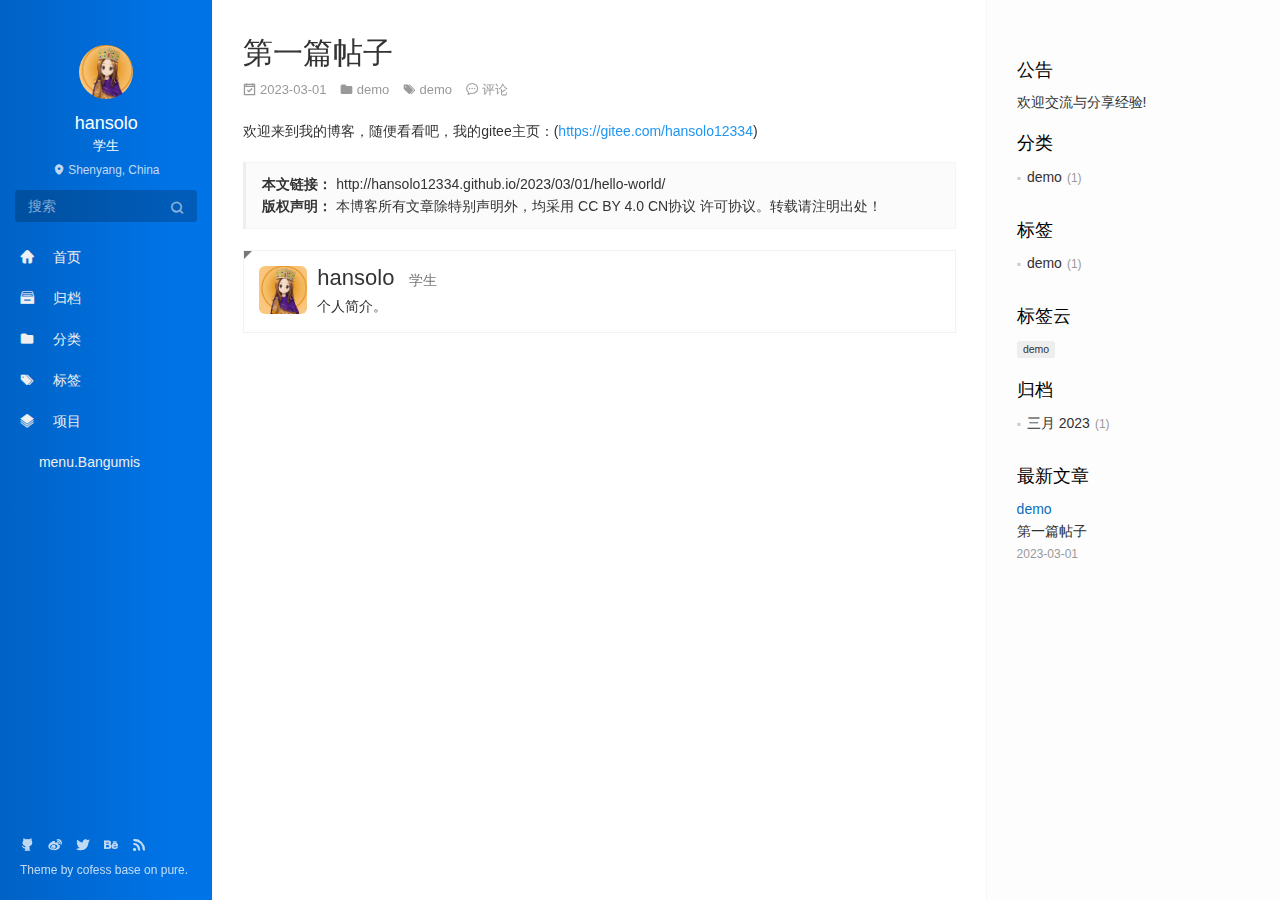
<file: index.html>
<!DOCTYPE html>
<html lang=zh>
<head>
  <meta charset="utf-8">
  
  <meta http-equiv="X-UA-Compatible" content="IE=edge,chrome=1">
  <meta name="viewport" content="width=device-width, initial-scale=1, maximum-scale=1, minimum-scale=1, user-scalable=no, minimal-ui">
  <meta name="renderer" content="webkit">
  <meta http-equiv="Cache-Control" content="no-transform" />
  <meta http-equiv="Cache-Control" content="no-siteapp" />
  <meta name="apple-mobile-web-app-capable" content="yes">
  <meta name="apple-mobile-web-app-status-bar-style" content="black">
  <meta name="format-detection" content="telephone=no,email=no,adress=no">
  <!-- Color theme for statusbar -->
  <meta name="theme-color" content="#000000" />
  <!-- 强制页面在当前窗口以独立页面显示,防止别人在框架里调用页面 -->
  <meta http-equiv="window-target" content="_top" />
  
  
  <title>hansolo</title>
  <meta name="description" content="hansolo搭建个人博客的初步尝试">
<meta property="og:type" content="website">
<meta property="og:title" content="hansolo的个人博客">
<meta property="og:url" content="http://hansolo12334.github.io/index.html">
<meta property="og:site_name" content="hansolo的个人博客">
<meta property="og:description" content="hansolo搭建个人博客的初步尝试">
<meta property="og:locale" content="zh_CN">
<meta property="article:author" content="hansolo">
<meta name="twitter:card" content="summary">
  <!-- Canonical links -->
  <link rel="canonical" href="http://hansolo12334.github.io/index.html">
  
    <link rel="alternate" href="/atom.xml" title="hansolo的个人博客" type="application/atom+xml">
  
  
    <link rel="icon" href="/favicon.png" type="image/x-icon">
  
  
<link rel="stylesheet" href="/css/style.css">

  
  
  
  
<meta name="generator" content="Hexo 6.3.0"></head>


<body class="main-center theme-blue" itemscope itemtype="http://schema.org/WebPage">
  <header class="header" itemscope itemtype="http://schema.org/WPHeader">
  <div class="slimContent">
    <div class="navbar-header">
      
      
      <div class="profile-block text-center">
        <a id="avatar" href="https://gitee.com/hansolo12334" target="_blank">
          <img class="img-circle img-rotate" src="/images/%E5%A4%B4%E5%83%8F.jpg" width="200" height="200">
        </a>
        <h2 id="name" class="hidden-xs hidden-sm">hansolo</h2>
        <h3 id="title" class="hidden-xs hidden-sm hidden-md">学生</h3>
        <small id="location" class="text-muted hidden-xs hidden-sm"><i class="icon icon-map-marker"></i> Shenyang, China</small>
      </div>
      
      <div class="search" id="search-form-wrap">

    <form class="search-form sidebar-form">
        <div class="input-group">
            <input type="text" class="search-form-input form-control" placeholder="搜索" />
            <span class="input-group-btn">
                <button type="submit" class="search-form-submit btn btn-flat" onclick="return false;"><i class="icon icon-search"></i></button>
            </span>
        </div>
    </form>
    <div class="ins-search">
  <div class="ins-search-mask"></div>
  <div class="ins-search-container">
    <div class="ins-input-wrapper">
      <input type="text" class="ins-search-input" placeholder="想要查找什么..." x-webkit-speech />
      <button type="button" class="close ins-close ins-selectable" data-dismiss="modal" aria-label="Close"><span aria-hidden="true">×</span></button>
    </div>
    <div class="ins-section-wrapper">
      <div class="ins-section-container"></div>
    </div>
  </div>
</div>


</div>
      <button class="navbar-toggle collapsed" type="button" data-toggle="collapse" data-target="#main-navbar" aria-controls="main-navbar" aria-expanded="false">
        <span class="sr-only">Toggle navigation</span>
        <span class="icon-bar"></span>
        <span class="icon-bar"></span>
        <span class="icon-bar"></span>
      </button>
    </div>
    <nav id="main-navbar" class="collapse navbar-collapse" itemscope itemtype="http://schema.org/SiteNavigationElement" role="navigation">
      <ul class="nav navbar-nav main-nav menu-highlight">
        
        
        <li class="menu-item menu-item-home">
          <a href="/.">
            
            <i class="icon icon-home-fill"></i>
            
            <span class="menu-title">首页</span>
          </a>
        </li>
        
        
        <li class="menu-item menu-item-archives">
          <a href="/archives">
            
            <i class="icon icon-archives-fill"></i>
            
            <span class="menu-title">归档</span>
          </a>
        </li>
        
        
        <li class="menu-item menu-item-categories">
          <a href="/categories">
            
            <i class="icon icon-folder"></i>
            
            <span class="menu-title">分类</span>
          </a>
        </li>
        
        
        <li class="menu-item menu-item-tags">
          <a href="/tags">
            
            <i class="icon icon-tags"></i>
            
            <span class="menu-title">标签</span>
          </a>
        </li>
        
        
        <li class="menu-item menu-item-repository">
          <a href="/repository">
            
            <i class="icon icon-project"></i>
            
            <span class="menu-title">项目</span>
          </a>
        </li>
        
        
        <li class="menu-item menu-item-bangumis">
          <a href="/bangumis">
            
            <i class="icon "></i>
            
            <span class="menu-title">menu.Bangumis</span>
          </a>
        </li>
        
      </ul>
      
	
    <ul class="social-links">
    	
        <li><a href="https://github.com/hansolo12334" target="_blank" title="Github" data-toggle=tooltip data-placement=top><i class="icon icon-github"></i></a></li>
        
        <li><a href="http://weibo.com/cofess" target="_blank" title="Weibo" data-toggle=tooltip data-placement=top><i class="icon icon-weibo"></i></a></li>
        
        <li><a href="https://twitter.com/iwebued" target="_blank" title="Twitter" data-toggle=tooltip data-placement=top><i class="icon icon-twitter"></i></a></li>
        
        <li><a href="https://www.behance.net/cofess" target="_blank" title="Behance" data-toggle=tooltip data-placement=top><i class="icon icon-behance"></i></a></li>
        
        <li><a href="/atom.xml" target="_blank" title="Rss" data-toggle=tooltip data-placement=top><i class="icon icon-rss"></i></a></li>
        
    </ul>

    </nav>
  </div>
</header>

  
    <aside class="sidebar" itemscope itemtype="http://schema.org/WPSideBar">
  <div class="slimContent">
    
      <div class="widget">
    <h3 class="widget-title">公告</h3>
    <div class="widget-body">
        <div id="board">
            <div class="content">
                <p>欢迎交流与分享经验!</p>
            </div>
        </div>
    </div>
</div>

    
      
  <div class="widget">
    <h3 class="widget-title">分类</h3>
    <div class="widget-body">
      <ul class="category-list"><li class="category-list-item"><a class="category-list-link" href="/categories/demo/">demo</a><span class="category-list-count">1</span></li></ul>
    </div>
  </div>


    
      
  <div class="widget">
    <h3 class="widget-title">标签</h3>
    <div class="widget-body">
      <ul class="tag-list" itemprop="keywords"><li class="tag-list-item"><a class="tag-list-link" href="/tags/demo/" rel="tag">demo</a><span class="tag-list-count">1</span></li></ul>
    </div>
  </div>


    
      
  <div class="widget">
    <h3 class="widget-title">标签云</h3>
    <div class="widget-body tagcloud">
      <a href="/tags/demo/" style="font-size: 13px;">demo</a>
    </div>
  </div>

    
      
  <div class="widget">
    <h3 class="widget-title">归档</h3>
    <div class="widget-body">
      <ul class="archive-list"><li class="archive-list-item"><a class="archive-list-link" href="/archives/2023/03/">三月 2023</a><span class="archive-list-count">1</span></li></ul>
    </div>
  </div>


    
      
  <div class="widget">
    <h3 class="widget-title">最新文章</h3>
    <div class="widget-body">
      <ul class="recent-post-list list-unstyled no-thumbnail">
        
          <li>
            
            <div class="item-inner">
              <p class="item-category">
                <a class="category-link" href="/categories/demo/">demo</a>
              </p>
              <p class="item-title">
                <a href="/2023/03/01/hello-world/" class="title">第一篇帖子</a>
              </p>
              <p class="item-date">
                <time datetime="2023-03-01T00:16:57.658Z" itemprop="datePublished">2023-03-01</time>
              </p>
            </div>
          </li>
          
      </ul>
    </div>
  </div>
  

    
  </div>
</aside>

  
  <main class="main" role="main">
  
  
    <div class="content">
  <article id="post-hello-world" class="article article-type-post" itemscope itemtype="http://schema.org/BlogPosting">
    
    <div class="article-header">
      
        
  
    <h1 itemprop="name">
      <a class="article-title" href="/2023/03/01/hello-world/">第一篇帖子</a>
    </h1>
  

      
      <div class="article-meta">
        <span class="article-date">
    <i class="icon icon-calendar-check"></i>
	<a href="/2023/03/01/hello-world/" class="article-date">
	  <time datetime="2023-03-01T00:16:57.658Z" itemprop="datePublished">2023-03-01</time>
	</a>
</span>
        
  <span class="article-category">
    <i class="icon icon-folder"></i>
    <a class="article-category-link" href="/categories/demo/">demo</a>
  </span>

        
  <span class="article-tag">
    <i class="icon icon-tags"></i>
	<a class="article-tag-link-link" href="/tags/demo/" rel="tag">demo</a>
  </span>


        

        <span class="post-comment"><i class="icon icon-comment"></i> <a href="/2023/03/01/hello-world/#comments" class="article-comment-link">评论</a></span>
        
      </div>
    </div>
    <div class="article-entry marked-body" itemprop="articleBody">
      
        <p>欢迎来到我的博客，随便看看吧，我的gitee主页：(<a target="_blank" rel="noopener" href="https://gitee.com/hansolo12334">https://gitee.com/hansolo12334</a>)</p>

      
    </div>
    <div class="article-footer">
      <blockquote class="mt-2x">
  <ul class="post-copyright list-unstyled">
    
    <li class="post-copyright-link hidden-xs">
      <strong>本文链接：</strong>
      <a href="http://hansolo12334.github.io/2023/03/01/hello-world/" title="第一篇帖子" target="_blank" rel="external">http://hansolo12334.github.io/2023/03/01/hello-world/</a>
    </li>
    
    <li class="post-copyright-license">
      <strong>版权声明： </strong> 本博客所有文章除特别声明外，均采用 <a href="http://creativecommons.org/licenses/by/4.0/deed.zh" target="_blank" rel="external">CC BY 4.0 CN协议</a> 许可协议。转载请注明出处！
    </li>
  </ul>
</blockquote>


<div class="panel panel-default panel-badger">
  <div class="panel-body">
    <figure class="media">
      <div class="media-left">
        <a href="https://gitee.com/hansolo12334" target="_blank" class="img-burn thumb-sm visible-lg">
          <img src="/images/%E5%A4%B4%E5%83%8F.jpg" class="img-rounded w-full" alt="">
        </a>
      </div>
      <div class="media-body">
        <h3 class="media-heading"><a href="https://gitee.com/hansolo12334" target="_blank"><span class="text-dark">hansolo</span><small class="ml-1x">学生</small></a></h3>
        <div>个人简介。</div>
      </div>
    </figure>
  </div>
</div>


    </div>
  </article>
  
</div>

  

   
</main>

  <footer class="footer" itemscope itemtype="http://schema.org/WPFooter">
	
	
    <ul class="social-links">
    	
        <li><a href="https://github.com/hansolo12334" target="_blank" title="Github" data-toggle=tooltip data-placement=top><i class="icon icon-github"></i></a></li>
        
        <li><a href="http://weibo.com/cofess" target="_blank" title="Weibo" data-toggle=tooltip data-placement=top><i class="icon icon-weibo"></i></a></li>
        
        <li><a href="https://twitter.com/iwebued" target="_blank" title="Twitter" data-toggle=tooltip data-placement=top><i class="icon icon-twitter"></i></a></li>
        
        <li><a href="https://www.behance.net/cofess" target="_blank" title="Behance" data-toggle=tooltip data-placement=top><i class="icon icon-behance"></i></a></li>
        
        <li><a href="/atom.xml" target="_blank" title="Rss" data-toggle=tooltip data-placement=top><i class="icon icon-rss"></i></a></li>
        
    </ul>

    <div class="copyright">
    	
        <div class="publishby">
        	Theme by <a href="https://github.com/cofess" target="_blank"> cofess </a>base on <a href="https://github.com/cofess/hexo-theme-pure" target="_blank">pure</a>.
        </div>
    </div>
</footer>
  <script src="//cdn.jsdelivr.net/npm/jquery@1.12.4/dist/jquery.min.js"></script>
<script>
window.jQuery || document.write('<script src="js/jquery.min.js"><\/script>')
</script>

<script src="/js/plugin.min.js"></script>


<script src="/js/application.js"></script>


    <script>
(function (window) {
    var INSIGHT_CONFIG = {
        TRANSLATION: {
            POSTS: '文章',
            PAGES: '页面',
            CATEGORIES: '分类',
            TAGS: '标签',
            UNTITLED: '(未命名)',
        },
        ROOT_URL: '/',
        CONTENT_URL: '/content.json',
    };
    window.INSIGHT_CONFIG = INSIGHT_CONFIG;
})(window);
</script>

<script src="/js/insight.js"></script>






   









</body>
</html>
</file>
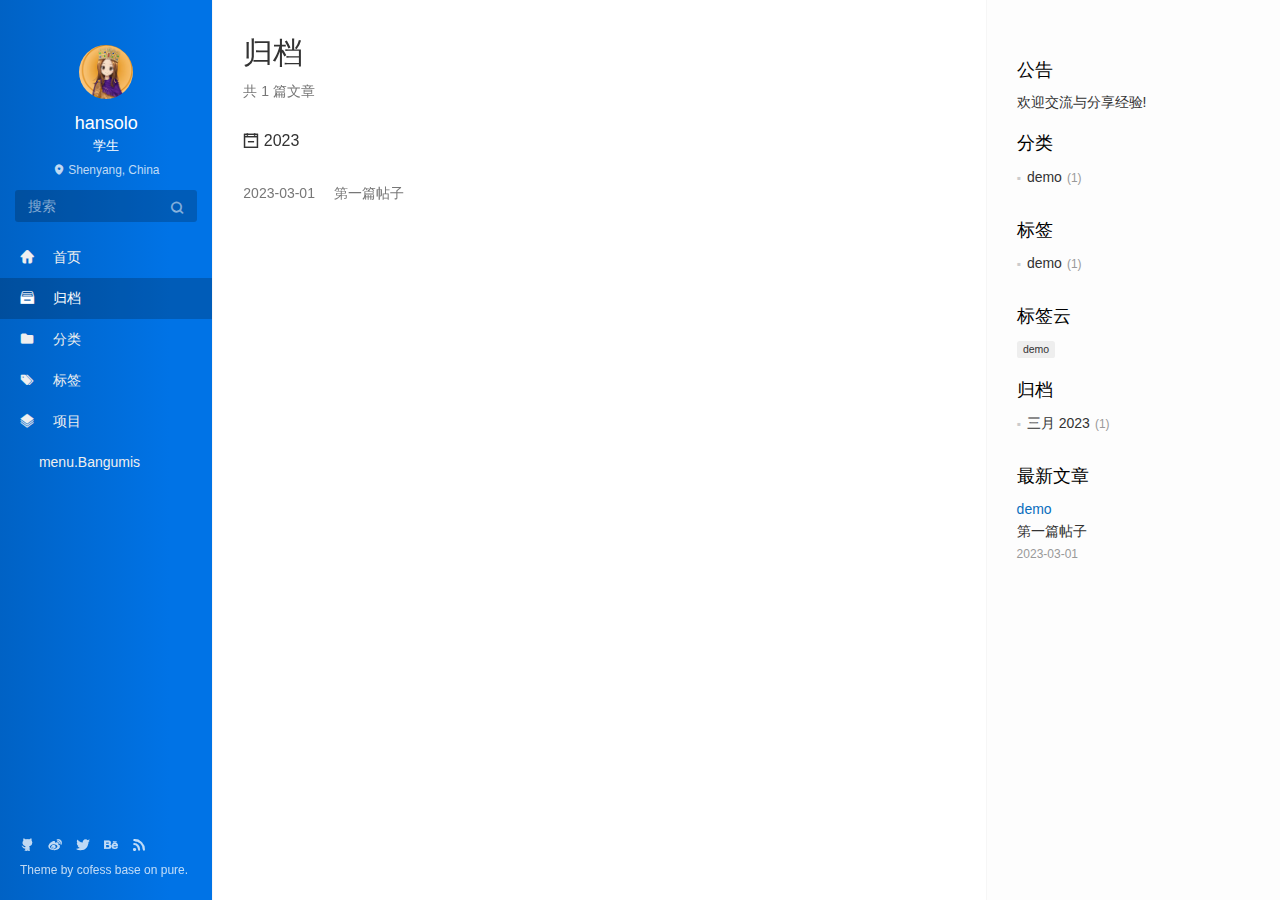
<file: archives/index.html>
<!DOCTYPE html>
<html lang=zh>
<head>
  <meta charset="utf-8">
  
  <meta http-equiv="X-UA-Compatible" content="IE=edge,chrome=1">
  <meta name="viewport" content="width=device-width, initial-scale=1, maximum-scale=1, minimum-scale=1, user-scalable=no, minimal-ui">
  <meta name="renderer" content="webkit">
  <meta http-equiv="Cache-Control" content="no-transform" />
  <meta http-equiv="Cache-Control" content="no-siteapp" />
  <meta name="apple-mobile-web-app-capable" content="yes">
  <meta name="apple-mobile-web-app-status-bar-style" content="black">
  <meta name="format-detection" content="telephone=no,email=no,adress=no">
  <!-- Color theme for statusbar -->
  <meta name="theme-color" content="#000000" />
  <!-- 强制页面在当前窗口以独立页面显示,防止别人在框架里调用页面 -->
  <meta http-equiv="window-target" content="_top" />
  
  
  <title>归档 | hansolo</title>
  <meta name="description" content="hansolo搭建个人博客的初步尝试">
<meta property="og:type" content="website">
<meta property="og:title" content="hansolo的个人博客">
<meta property="og:url" content="http://hansolo12334.github.io/archives/index.html">
<meta property="og:site_name" content="hansolo的个人博客">
<meta property="og:description" content="hansolo搭建个人博客的初步尝试">
<meta property="og:locale" content="zh_CN">
<meta property="article:author" content="hansolo">
<meta name="twitter:card" content="summary">
  <!-- Canonical links -->
  <link rel="canonical" href="http://hansolo12334.github.io/archives/index.html">
  
    <link rel="alternate" href="/atom.xml" title="hansolo的个人博客" type="application/atom+xml">
  
  
    <link rel="icon" href="/favicon.png" type="image/x-icon">
  
  
<link rel="stylesheet" href="/css/style.css">

  
  
  
  
<meta name="generator" content="Hexo 6.3.0"></head>


<body class="main-center theme-blue" itemscope itemtype="http://schema.org/WebPage">
  <header class="header" itemscope itemtype="http://schema.org/WPHeader">
  <div class="slimContent">
    <div class="navbar-header">
      
      
      <div class="profile-block text-center">
        <a id="avatar" href="https://gitee.com/hansolo12334" target="_blank">
          <img class="img-circle img-rotate" src="/images/%E5%A4%B4%E5%83%8F.jpg" width="200" height="200">
        </a>
        <h2 id="name" class="hidden-xs hidden-sm">hansolo</h2>
        <h3 id="title" class="hidden-xs hidden-sm hidden-md">学生</h3>
        <small id="location" class="text-muted hidden-xs hidden-sm"><i class="icon icon-map-marker"></i> Shenyang, China</small>
      </div>
      
      <div class="search" id="search-form-wrap">

    <form class="search-form sidebar-form">
        <div class="input-group">
            <input type="text" class="search-form-input form-control" placeholder="搜索" />
            <span class="input-group-btn">
                <button type="submit" class="search-form-submit btn btn-flat" onclick="return false;"><i class="icon icon-search"></i></button>
            </span>
        </div>
    </form>
    <div class="ins-search">
  <div class="ins-search-mask"></div>
  <div class="ins-search-container">
    <div class="ins-input-wrapper">
      <input type="text" class="ins-search-input" placeholder="想要查找什么..." x-webkit-speech />
      <button type="button" class="close ins-close ins-selectable" data-dismiss="modal" aria-label="Close"><span aria-hidden="true">×</span></button>
    </div>
    <div class="ins-section-wrapper">
      <div class="ins-section-container"></div>
    </div>
  </div>
</div>


</div>
      <button class="navbar-toggle collapsed" type="button" data-toggle="collapse" data-target="#main-navbar" aria-controls="main-navbar" aria-expanded="false">
        <span class="sr-only">Toggle navigation</span>
        <span class="icon-bar"></span>
        <span class="icon-bar"></span>
        <span class="icon-bar"></span>
      </button>
    </div>
    <nav id="main-navbar" class="collapse navbar-collapse" itemscope itemtype="http://schema.org/SiteNavigationElement" role="navigation">
      <ul class="nav navbar-nav main-nav menu-highlight">
        
        
        <li class="menu-item menu-item-home">
          <a href="/.">
            
            <i class="icon icon-home-fill"></i>
            
            <span class="menu-title">首页</span>
          </a>
        </li>
        
        
        <li class="menu-item menu-item-archives">
          <a href="/archives">
            
            <i class="icon icon-archives-fill"></i>
            
            <span class="menu-title">归档</span>
          </a>
        </li>
        
        
        <li class="menu-item menu-item-categories">
          <a href="/categories">
            
            <i class="icon icon-folder"></i>
            
            <span class="menu-title">分类</span>
          </a>
        </li>
        
        
        <li class="menu-item menu-item-tags">
          <a href="/tags">
            
            <i class="icon icon-tags"></i>
            
            <span class="menu-title">标签</span>
          </a>
        </li>
        
        
        <li class="menu-item menu-item-repository">
          <a href="/repository">
            
            <i class="icon icon-project"></i>
            
            <span class="menu-title">项目</span>
          </a>
        </li>
        
        
        <li class="menu-item menu-item-bangumis">
          <a href="/bangumis">
            
            <i class="icon "></i>
            
            <span class="menu-title">menu.Bangumis</span>
          </a>
        </li>
        
      </ul>
      
	
    <ul class="social-links">
    	
        <li><a href="https://github.com/hansolo12334" target="_blank" title="Github" data-toggle=tooltip data-placement=top><i class="icon icon-github"></i></a></li>
        
        <li><a href="http://weibo.com/cofess" target="_blank" title="Weibo" data-toggle=tooltip data-placement=top><i class="icon icon-weibo"></i></a></li>
        
        <li><a href="https://twitter.com/iwebued" target="_blank" title="Twitter" data-toggle=tooltip data-placement=top><i class="icon icon-twitter"></i></a></li>
        
        <li><a href="https://www.behance.net/cofess" target="_blank" title="Behance" data-toggle=tooltip data-placement=top><i class="icon icon-behance"></i></a></li>
        
        <li><a href="/atom.xml" target="_blank" title="Rss" data-toggle=tooltip data-placement=top><i class="icon icon-rss"></i></a></li>
        
    </ul>

    </nav>
  </div>
</header>

  
    <aside class="sidebar" itemscope itemtype="http://schema.org/WPSideBar">
  <div class="slimContent">
    
      <div class="widget">
    <h3 class="widget-title">公告</h3>
    <div class="widget-body">
        <div id="board">
            <div class="content">
                <p>欢迎交流与分享经验!</p>
            </div>
        </div>
    </div>
</div>

    
      
  <div class="widget">
    <h3 class="widget-title">分类</h3>
    <div class="widget-body">
      <ul class="category-list"><li class="category-list-item"><a class="category-list-link" href="/categories/demo/">demo</a><span class="category-list-count">1</span></li></ul>
    </div>
  </div>


    
      
  <div class="widget">
    <h3 class="widget-title">标签</h3>
    <div class="widget-body">
      <ul class="tag-list" itemprop="keywords"><li class="tag-list-item"><a class="tag-list-link" href="/tags/demo/" rel="tag">demo</a><span class="tag-list-count">1</span></li></ul>
    </div>
  </div>


    
      
  <div class="widget">
    <h3 class="widget-title">标签云</h3>
    <div class="widget-body tagcloud">
      <a href="/tags/demo/" style="font-size: 13px;">demo</a>
    </div>
  </div>

    
      
  <div class="widget">
    <h3 class="widget-title">归档</h3>
    <div class="widget-body">
      <ul class="archive-list"><li class="archive-list-item"><a class="archive-list-link" href="/archives/2023/03/">三月 2023</a><span class="archive-list-count">1</span></li></ul>
    </div>
  </div>


    
      
  <div class="widget">
    <h3 class="widget-title">最新文章</h3>
    <div class="widget-body">
      <ul class="recent-post-list list-unstyled no-thumbnail">
        
          <li>
            
            <div class="item-inner">
              <p class="item-category">
                <a class="category-link" href="/categories/demo/">demo</a>
              </p>
              <p class="item-title">
                <a href="/2023/03/01/hello-world/" class="title">第一篇帖子</a>
              </p>
              <p class="item-date">
                <time datetime="2023-03-01T00:16:57.658Z" itemprop="datePublished">2023-03-01</time>
              </p>
            </div>
          </li>
          
      </ul>
    </div>
  </div>
  

    
  </div>
</aside>

  
  
<main class="main" role="main">
  	<article class="content article article-archives article-type-list" itemscope="">
	    <header class="article-header">
	      <h1 itemprop="title">归档</h1>
	      <p class="text-muted">共 1 篇文章</p>
	    </header>
	    <div class="article-body">
	      
  
  
    
    
      
      
      <section class="panel panel-default b-no">
        <div class="panel-heading" role="tab">
          <h3 class="panel-title">
            <a data-toggle="collapse" href="#collapse2023" aria-expanded="true">
              <i class="icon icon-calendar-plus text-active"></i><i class="icon icon-calendar-minus text"></i>
              2023
            </a>
            <!-- <a href="/archives/2023" class="archive-year">2023</a> -->
          </h3>
        </div>
        <div id="collapse2023" class="panel-collapse collapse in" role="tabpanel" aria-labelledby="heading2023">
        <div class="panel-body">
          <div class="collection">
    
    
<a href="/2023/03/01/hello-world/" class="collection-item"   itemprop="url">
  <time datetime="2023-03-01T00:16:57.658Z" itemprop="datePublished">2023-03-01</time>
  <span>&nbsp;&nbsp;&nbsp;</span> 第一篇帖子
</a>


  
  
    </div></div></div></section>
  

	    </div>
  	</article>
  	 	
</main>

  <footer class="footer" itemscope itemtype="http://schema.org/WPFooter">
	
	
    <ul class="social-links">
    	
        <li><a href="https://github.com/hansolo12334" target="_blank" title="Github" data-toggle=tooltip data-placement=top><i class="icon icon-github"></i></a></li>
        
        <li><a href="http://weibo.com/cofess" target="_blank" title="Weibo" data-toggle=tooltip data-placement=top><i class="icon icon-weibo"></i></a></li>
        
        <li><a href="https://twitter.com/iwebued" target="_blank" title="Twitter" data-toggle=tooltip data-placement=top><i class="icon icon-twitter"></i></a></li>
        
        <li><a href="https://www.behance.net/cofess" target="_blank" title="Behance" data-toggle=tooltip data-placement=top><i class="icon icon-behance"></i></a></li>
        
        <li><a href="/atom.xml" target="_blank" title="Rss" data-toggle=tooltip data-placement=top><i class="icon icon-rss"></i></a></li>
        
    </ul>

    <div class="copyright">
    	
        <div class="publishby">
        	Theme by <a href="https://github.com/cofess" target="_blank"> cofess </a>base on <a href="https://github.com/cofess/hexo-theme-pure" target="_blank">pure</a>.
        </div>
    </div>
</footer>
  <script src="//cdn.jsdelivr.net/npm/jquery@1.12.4/dist/jquery.min.js"></script>
<script>
window.jQuery || document.write('<script src="js/jquery.min.js"><\/script>')
</script>

<script src="/js/plugin.min.js"></script>


<script src="/js/application.js"></script>


    <script>
(function (window) {
    var INSIGHT_CONFIG = {
        TRANSLATION: {
            POSTS: '文章',
            PAGES: '页面',
            CATEGORIES: '分类',
            TAGS: '标签',
            UNTITLED: '(未命名)',
        },
        ROOT_URL: '/',
        CONTENT_URL: '/content.json',
    };
    window.INSIGHT_CONFIG = INSIGHT_CONFIG;
})(window);
</script>

<script src="/js/insight.js"></script>












</body>
</html>
</file>
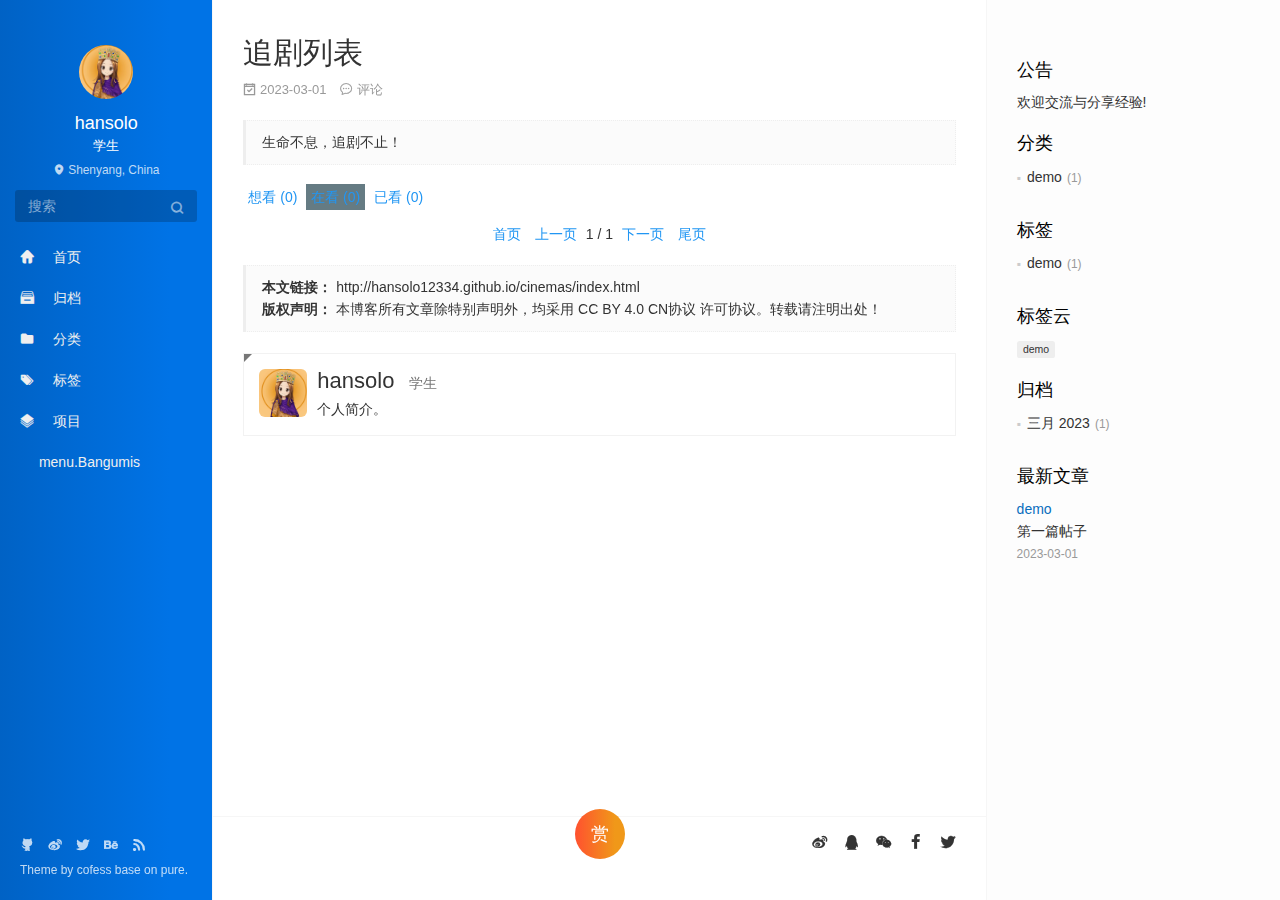
<file: cinemas/index.html>
<!DOCTYPE html>
<html lang=zh>
<head>
  <meta charset="utf-8">
  
  <meta http-equiv="X-UA-Compatible" content="IE=edge,chrome=1">
  <meta name="viewport" content="width=device-width, initial-scale=1, maximum-scale=1, minimum-scale=1, user-scalable=no, minimal-ui">
  <meta name="renderer" content="webkit">
  <meta http-equiv="Cache-Control" content="no-transform" />
  <meta http-equiv="Cache-Control" content="no-siteapp" />
  <meta name="apple-mobile-web-app-capable" content="yes">
  <meta name="apple-mobile-web-app-status-bar-style" content="black">
  <meta name="format-detection" content="telephone=no,email=no,adress=no">
  <!-- Color theme for statusbar -->
  <meta name="theme-color" content="#000000" />
  <!-- 强制页面在当前窗口以独立页面显示,防止别人在框架里调用页面 -->
  <meta http-equiv="window-target" content="_top" />
  
  
  <title>追剧列表 | hansolo</title>
  <meta name="description" content="生命不息，追剧不止！         .bangumi-tabs{margin-bottom:15px;margin-top:15px}.bangumi-tab{padding:5px}a.bangumi-tab{text-decoration:none}.bangumi-active{background:#657b83;color:#fff}.bangumi-item{positi">
<meta property="og:type" content="website">
<meta property="og:title" content="追剧列表">
<meta property="og:url" content="http://hansolo12334.github.io/cinemas/index.html">
<meta property="og:site_name" content="hansolo的个人博客">
<meta property="og:description" content="生命不息，追剧不止！         .bangumi-tabs{margin-bottom:15px;margin-top:15px}.bangumi-tab{padding:5px}a.bangumi-tab{text-decoration:none}.bangumi-active{background:#657b83;color:#fff}.bangumi-item{positi">
<meta property="og:locale" content="zh_CN">
<meta property="article:author" content="hansolo">
<meta name="twitter:card" content="summary">
  <!-- Canonical links -->
  <link rel="canonical" href="http://hansolo12334.github.io/cinemas/index.html">
  
    <link rel="alternate" href="/atom.xml" title="hansolo的个人博客" type="application/atom+xml">
  
  
    <link rel="icon" href="/favicon.png" type="image/x-icon">
  
  
<link rel="stylesheet" href="/css/style.css">

  
  
  
  
<meta name="generator" content="Hexo 6.3.0"></head>


<body class="main-center theme-blue" itemscope itemtype="http://schema.org/WebPage">
  <header class="header" itemscope itemtype="http://schema.org/WPHeader">
  <div class="slimContent">
    <div class="navbar-header">
      
      
      <div class="profile-block text-center">
        <a id="avatar" href="https://gitee.com/hansolo12334" target="_blank">
          <img class="img-circle img-rotate" src="/images/%E5%A4%B4%E5%83%8F.jpg" width="200" height="200">
        </a>
        <h2 id="name" class="hidden-xs hidden-sm">hansolo</h2>
        <h3 id="title" class="hidden-xs hidden-sm hidden-md">学生</h3>
        <small id="location" class="text-muted hidden-xs hidden-sm"><i class="icon icon-map-marker"></i> Shenyang, China</small>
      </div>
      
      <div class="search" id="search-form-wrap">

    <form class="search-form sidebar-form">
        <div class="input-group">
            <input type="text" class="search-form-input form-control" placeholder="搜索" />
            <span class="input-group-btn">
                <button type="submit" class="search-form-submit btn btn-flat" onclick="return false;"><i class="icon icon-search"></i></button>
            </span>
        </div>
    </form>
    <div class="ins-search">
  <div class="ins-search-mask"></div>
  <div class="ins-search-container">
    <div class="ins-input-wrapper">
      <input type="text" class="ins-search-input" placeholder="想要查找什么..." x-webkit-speech />
      <button type="button" class="close ins-close ins-selectable" data-dismiss="modal" aria-label="Close"><span aria-hidden="true">×</span></button>
    </div>
    <div class="ins-section-wrapper">
      <div class="ins-section-container"></div>
    </div>
  </div>
</div>


</div>
      <button class="navbar-toggle collapsed" type="button" data-toggle="collapse" data-target="#main-navbar" aria-controls="main-navbar" aria-expanded="false">
        <span class="sr-only">Toggle navigation</span>
        <span class="icon-bar"></span>
        <span class="icon-bar"></span>
        <span class="icon-bar"></span>
      </button>
    </div>
    <nav id="main-navbar" class="collapse navbar-collapse" itemscope itemtype="http://schema.org/SiteNavigationElement" role="navigation">
      <ul class="nav navbar-nav main-nav menu-highlight">
        
        
        <li class="menu-item menu-item-home">
          <a href="/.">
            
            <i class="icon icon-home-fill"></i>
            
            <span class="menu-title">首页</span>
          </a>
        </li>
        
        
        <li class="menu-item menu-item-archives">
          <a href="/archives">
            
            <i class="icon icon-archives-fill"></i>
            
            <span class="menu-title">归档</span>
          </a>
        </li>
        
        
        <li class="menu-item menu-item-categories">
          <a href="/categories">
            
            <i class="icon icon-folder"></i>
            
            <span class="menu-title">分类</span>
          </a>
        </li>
        
        
        <li class="menu-item menu-item-tags">
          <a href="/tags">
            
            <i class="icon icon-tags"></i>
            
            <span class="menu-title">标签</span>
          </a>
        </li>
        
        
        <li class="menu-item menu-item-repository">
          <a href="/repository">
            
            <i class="icon icon-project"></i>
            
            <span class="menu-title">项目</span>
          </a>
        </li>
        
        
        <li class="menu-item menu-item-bangumis">
          <a href="/bangumis">
            
            <i class="icon "></i>
            
            <span class="menu-title">menu.Bangumis</span>
          </a>
        </li>
        
      </ul>
      
	
    <ul class="social-links">
    	
        <li><a href="https://github.com/hansolo12334" target="_blank" title="Github" data-toggle=tooltip data-placement=top><i class="icon icon-github"></i></a></li>
        
        <li><a href="http://weibo.com/cofess" target="_blank" title="Weibo" data-toggle=tooltip data-placement=top><i class="icon icon-weibo"></i></a></li>
        
        <li><a href="https://twitter.com/iwebued" target="_blank" title="Twitter" data-toggle=tooltip data-placement=top><i class="icon icon-twitter"></i></a></li>
        
        <li><a href="https://www.behance.net/cofess" target="_blank" title="Behance" data-toggle=tooltip data-placement=top><i class="icon icon-behance"></i></a></li>
        
        <li><a href="/atom.xml" target="_blank" title="Rss" data-toggle=tooltip data-placement=top><i class="icon icon-rss"></i></a></li>
        
    </ul>

    </nav>
  </div>
</header>

  
    <aside class="sidebar" itemscope itemtype="http://schema.org/WPSideBar">
  <div class="slimContent">
    
      <div class="widget">
    <h3 class="widget-title">公告</h3>
    <div class="widget-body">
        <div id="board">
            <div class="content">
                <p>欢迎交流与分享经验!</p>
            </div>
        </div>
    </div>
</div>

    
      
  <div class="widget">
    <h3 class="widget-title">分类</h3>
    <div class="widget-body">
      <ul class="category-list"><li class="category-list-item"><a class="category-list-link" href="/categories/demo/">demo</a><span class="category-list-count">1</span></li></ul>
    </div>
  </div>


    
      
  <div class="widget">
    <h3 class="widget-title">标签</h3>
    <div class="widget-body">
      <ul class="tag-list" itemprop="keywords"><li class="tag-list-item"><a class="tag-list-link" href="/tags/demo/" rel="tag">demo</a><span class="tag-list-count">1</span></li></ul>
    </div>
  </div>


    
      
  <div class="widget">
    <h3 class="widget-title">标签云</h3>
    <div class="widget-body tagcloud">
      <a href="/tags/demo/" style="font-size: 13px;">demo</a>
    </div>
  </div>

    
      
  <div class="widget">
    <h3 class="widget-title">归档</h3>
    <div class="widget-body">
      <ul class="archive-list"><li class="archive-list-item"><a class="archive-list-link" href="/archives/2023/03/">三月 2023</a><span class="archive-list-count">1</span></li></ul>
    </div>
  </div>


    
      
  <div class="widget">
    <h3 class="widget-title">最新文章</h3>
    <div class="widget-body">
      <ul class="recent-post-list list-unstyled no-thumbnail">
        
          <li>
            
            <div class="item-inner">
              <p class="item-category">
                <a class="category-link" href="/categories/demo/">demo</a>
              </p>
              <p class="item-title">
                <a href="/2023/03/01/hello-world/" class="title">第一篇帖子</a>
              </p>
              <p class="item-date">
                <time datetime="2023-03-01T00:16:57.658Z" itemprop="datePublished">2023-03-01</time>
              </p>
            </div>
          </li>
          
      </ul>
    </div>
  </div>
  

    
  </div>
</aside>

  
  
<main class="main" role="main">
  <div class="content">
  <article id="-" class="article article-type-" itemscope itemtype="http://schema.org/BlogPosting">
    
    <div class="article-header">
      
        
  
    <h1 class="article-title" itemprop="name">
      追剧列表
    </h1>
  

      
      <div class="article-meta">
        <span class="article-date">
    <i class="icon icon-calendar-check"></i>
	<a href="/cinemas/index.html" class="article-date">
	  <time datetime="2023-03-01T08:49:43.133Z" itemprop="datePublished">2023-03-01</time>
	</a>
</span>
        
        

        

        <span class="post-comment"><i class="icon icon-comment"></i> <a href="/cinemas/index.html#comments" class="article-comment-link">评论</a></span>
        
      </div>
    </div>
    <div class="article-entry marked-body" itemprop="articleBody">
      
        
<blockquote>
    <p>生命不息，追剧不止！</p>
</blockquote>


<style>
    .bangumi-tabs{margin-bottom:15px;margin-top:15px}.bangumi-tab{padding:5px}a.bangumi-tab{text-decoration:none}.bangumi-active{background:#657b83;color:#fff}.bangumi-item{position:relative;clear:both;padding:10px 0;border-bottom:1px solid #ddd;min-height:180px}@media screen and (max-width:600px){.bangumi-item{width:100%}}.bangumi-picture{position:absolute;left:0;top:10px;width:110px}.bangumi-picture img{margin:10px 0}.bangumi-info{padding-left:120px;margin-top:10px}.bangumi-meta{font-size:12px;padding-right:10px;height:45px}.bangumi-comments{font-size:12px;margin-top:10px}.bangumi-comments>p{word-break:break-all;text-overflow:ellipsis;overflow:hidden;white-space:normal;display:-webkit-box;-webkit-box-orient:vertical;-webkit-line-clamp:3}.bangumi-pagination{margin-top:15px;text-align:center;margin-bottom:10px}.bangumi-button{padding:5px}.bangumi-button:hover{background:#657b83;color:#fff}.bangumi-hide{display:none}.bangumi-show{display:block}.bangumi-title{font-size:18px}.bangumi-title a{line-height:1;text-decoration:none}.bangumi-info-items{font-size:12px;color:#2fd8d8;padding-top:10px;line-height:1;float:left;width:100%}.bangumi-info-item{display:inline-block;width:13%;border-right:1px solid #2fd8d8;text-align:center;height:34px}.bangumi-info-label{display:block;line-height:12px}.bangumi-info-item em{display:block;padding-top:6px;line-height:17px;font-style:normal;font-weight:700}.bangumi-info-total{padding-top:11px;display:block;line-height:12px;font-weight:700}.bangumi-info-item-score{border-right:1px solid #0000;width:50px}.bangumi-info-label-em{color:transparent;opacity:0;visibility:hidden;line-height:6px!important;padding:0!important}@media (max-width:650px){.bangumi-coin,.bangumi-type{display:none}.bangumi-info-item{width:16%}}@media (max-width:590px){.bangumi-danmaku,.bangumi-wish{display:none}.bangumi-info-item{width:19%}}@media (max-width:520px){.bangumi-doing,.bangumi-play{display:none}.bangumi-info-item{width:24%}}@media (max-width:480px){.bangumi-collect,.bangumi-follow{display:none}.bangumi-info-item{width:30%}}@media (max-width:400px){.bangumi-area{display:none}.bangumi-info-item{width:45%}}.bangumi-my-comments{border:1px dashed #8f8f8f;padding:3px;border-radius:5px;margin-left:-120px}.bangumi-starstop{background:url(https://cdn.jsdelivr.net/npm/hexo-bilibili-bangumi@1.7.9/lib/img/rate_star_2x.png) 100% 100%/10px 19.5px repeat-x;height:10px;width:50px;display:inline-block;float:none}.bangumi-starlight{background:url(https://cdn.jsdelivr.net/npm/hexo-bilibili-bangumi@1.7.9/lib/img/rate_star_2x.png) 0 0/10px 19.5px repeat-x;height:10px;display:block;width:100%}.bangumi-starlight.stars1{width:5px}.bangumi-starlight.stars2{width:10px}.bangumi-starlight.stars3{width:15px}.bangumi-starlight.stars4{width:20px}.bangumi-starlight.stars5{width:25px}.bangumi-starlight.stars6{width:30px}.bangumi-starlight.stars7{width:35px}.bangumi-starlight.stars8{width:405px}.bangumi-starlight.stars9{width:45px}.bangumi-starlight.stars10{width:50px}
</style>
<div class="bangumi-tabs">
    <a class="bangumi-tab" id="bangumi-tab1" href="javascript:;" rel="external" target="_self" onclick="return false">
    想看
    (0)</a>
    <a class="bangumi-tab" id="bangumi-tab2" href="javascript:;" rel="external" target="_self" onclick="return false">
        在看
        (0)</a>
    <a class="bangumi-tab" id="bangumi-tab3" href="javascript:;" rel="external" target="_self" onclick="return false">
        已看
        (0)</a>
</div>
<div>
    <div id="bangumi-item1">
        
        
        <div class="bangumi-pagination">
    <a class="bangumi-button bangumi-firstpage" href="javascript:;" target="_self" onclick="return false"> 首页</a>
    <a class="bangumi-button bangumi-previouspage" href="javascript:;" target="_self" onclick="return false">上一页</a>
    <span class="bangumi-pagenum">2 / 3</span>
    <a class="bangumi-button bangumi-nextpage" href="javascript:;" target="_self" onclick="return false">下一页</a>
    <a class="bangumi-button bangumi-lastpage" href="javascript:;" target="_self" onclick="return false">尾页</a>
</div>
        
    </div>
    <div id="bangumi-item2">
        
        
        <div class="bangumi-pagination">
    <a class="bangumi-button bangumi-firstpage" href="javascript:;" target="_self" onclick="return false"> 首页</a>
    <a class="bangumi-button bangumi-previouspage" href="javascript:;" target="_self" onclick="return false">上一页</a>
    <span class="bangumi-pagenum">2 / 3</span>
    <a class="bangumi-button bangumi-nextpage" href="javascript:;" target="_self" onclick="return false">下一页</a>
    <a class="bangumi-button bangumi-lastpage" href="javascript:;" target="_self" onclick="return false">尾页</a>
</div>
        
    </div>
    <div id="bangumi-item3">
        
        
        <div class="bangumi-pagination">
    <a class="bangumi-button bangumi-firstpage" href="javascript:;" target="_self" onclick="return false"> 首页</a>
    <a class="bangumi-button bangumi-previouspage" href="javascript:;" target="_self" onclick="return false">上一页</a>
    <span class="bangumi-pagenum">2 / 3</span>
    <a class="bangumi-button bangumi-nextpage" href="javascript:;" target="_self" onclick="return false">下一页</a>
    <a class="bangumi-button bangumi-lastpage" href="javascript:;" target="_self" onclick="return false">尾页</a>
</div>
        
    </div>
</div>
<script>
    
    const bangumiLazyload = true;
    "use strict";/* eslint-disable no-plusplus */(function(){// eslint-disable-next-line func-style
function a(){this.classList.add("bangumi-active");for(var a=this.siblings(),b=0;b<a.length;b++)a[b].classList.remove("bangumi-active");// 显示对应板块
var c=this.id.replace("tab","item"),d=document.getElementById(c);d.classList.remove("bangumi-hide"),d.classList.add("bangumi-show"),a=document.getElementById(c).siblings();for(var e=0;e<a.length;e++)a[e].classList.remove("bangumi-show"),a[e].classList.add("bangumi-hide")}Element.prototype.siblings=function(){for(var a=[],b=this.parentNode.children,c=0;c<b.length;c++)b[c]!==this&&a.push(b[c]);return a};for(var b=document.getElementsByClassName("bangumi-tab"),c=0;c<b.length;c++)b[c].onclick=a,b[c].onclick.apply(b[c]);"undefined"!=typeof pagenumsPre&&axios.get(new URL("../bangumis.json",window.location.href)).then(function(a){if(a.data){var b={wantWatch:a.data.wantWatch.slice(10).map(function(a){return ejs.render(ejsTemplate,{item:a,loading:loading,metaColor:metaColor,type:type})}).join("\n"),watching:a.data.watching.slice(10).map(function(a){return ejs.render(ejsTemplate,{item:a,loading:loading,metaColor:metaColor,type:type})}).join("\n"),watched:a.data.watched.slice(10).map(function(a){return ejs.render(ejsTemplate,{item:a,loading:loading,metaColor:metaColor,type:type})}).join("\n")};document.querySelectorAll("#bangumi-item1>.bangumi-pagination")[0].insertAdjacentHTML("beforeBegin",b.wantWatch),document.querySelectorAll("#bangumi-item2>.bangumi-pagination")[0].insertAdjacentHTML("beforeBegin",b.watching),document.querySelectorAll("#bangumi-item3>.bangumi-pagination")[0].insertAdjacentHTML("beforeBegin",b.watched)}})})();

    document.getElementsByClassName('bangumi-tab')[1].click();
    /* eslint-disable no-plusplus, func-style */(function(){var a=Math.ceil;function b(b,c){return`${b+1} / ${a(0==c.length/10?1:a(c.length/10))}`}function c(){const a=this.parentNode.siblings();g(a,0),this.parentNode.getElementsByClassName("bangumi-pagenum")[0].innerText=b(0,a)}function d(){const a=this.parentNode.siblings();let c=this.parentNode.getElementsByClassName("bangumi-pagenum")[0].innerText;c=c.substr(0,c.indexOf("/")-1),c=parseInt(c,10)-1,0<c&&c--,g(a,c),this.parentNode.getElementsByClassName("bangumi-pagenum")[0].innerText=b(c,a)}function e(){const c=this.parentNode.siblings();let d=this.parentNode.getElementsByClassName("bangumi-pagenum")[0].innerText;d=d.substr(0,d.indexOf("/")-1),d=parseInt(d,10)-1,d<a(c.length/10)-1&&d++,g(c,d),this.parentNode.getElementsByClassName("bangumi-pagenum")[0].innerText=b(d,c)}function f(){const c=this.parentNode.siblings();g(c,a(c.length/10)-1),this.parentNode.getElementsByClassName("bangumi-pagenum")[0].innerText=b(-1==a(c.length/10)-1?0:a(c.length/10)-1,c)}function g(a,b){for(let c=0;c<a.length;c++)if(Math.floor(c/10)===b){a[c].classList.remove("bangumi-hide");const[b]=a[c].getElementsByTagName("img");bangumiLazyload&&(b.src=b.getAttribute("data-src"))}else a[c].classList.add("bangumi-hide")}const h=document.getElementsByClassName("bangumi-firstpage"),j=document.getElementsByClassName("bangumi-previouspage"),k=document.getElementsByClassName("bangumi-nextpage"),l=document.getElementsByClassName("bangumi-lastpage"),m=document.getElementsByClassName("bangumi-pagenum");for(let b=0;b<h.length;b++){h[b].onclick=c,j[b].onclick=d,k[b].onclick=e,l[b].onclick=f;// set page num
const g="undefined"==typeof pagenumsPre?m[b].parentNode.siblings().length:pagenumsPre[b]??m[b].parentNode.siblings().length;h[b].click(),m[b].innerText=`1 / ${0===a(g/10)?1:a(g/10)}`}})();

</script>

      
    </div>
    <div class="article-footer">
      <blockquote class="mt-2x">
  <ul class="post-copyright list-unstyled">
    
    <li class="post-copyright-link hidden-xs">
      <strong>本文链接：</strong>
      <a href="http://hansolo12334.github.io/cinemas/index.html" title="追剧列表" target="_blank" rel="external">http://hansolo12334.github.io/cinemas/index.html</a>
    </li>
    
    <li class="post-copyright-license">
      <strong>版权声明： </strong> 本博客所有文章除特别声明外，均采用 <a href="http://creativecommons.org/licenses/by/4.0/deed.zh" target="_blank" rel="external">CC BY 4.0 CN协议</a> 许可协议。转载请注明出处！
    </li>
  </ul>
</blockquote>


<div class="panel panel-default panel-badger">
  <div class="panel-body">
    <figure class="media">
      <div class="media-left">
        <a href="https://gitee.com/hansolo12334" target="_blank" class="img-burn thumb-sm visible-lg">
          <img src="/images/%E5%A4%B4%E5%83%8F.jpg" class="img-rounded w-full" alt="">
        </a>
      </div>
      <div class="media-body">
        <h3 class="media-heading"><a href="https://gitee.com/hansolo12334" target="_blank"><span class="text-dark">hansolo</span><small class="ml-1x">学生</small></a></h3>
        <div>个人简介。</div>
      </div>
    </figure>
  </div>
</div>


    </div>
  </article>
  
    

  
</div>

  <nav class="bar bar-footer clearfix" data-stick-bottom>
  <div class="bar-inner">
  
  
  <!-- Button trigger modal -->
  <button type="button" class="btn btn-fancy btn-donate pop-onhover bg-gradient-warning" data-toggle="modal" data-target="#donateModal"><span>赏</span></button>
  <!-- <div class="wave-icon wave-icon-danger btn-donate" data-toggle="modal" data-target="#donateModal">
    <div class="wave-circle"><span class="icon"><i class="icon icon-bill"></i></span></div>
  </div> -->
  
  
  <div class="bar-right">
    
    <div class="share-component" data-sites="weibo,qq,wechat,facebook,twitter" data-mobile-sites="weibo,qq,qzone"></div>
    
  </div>
  </div>
</nav>
  
<!-- Modal -->
<div class="modal modal-center modal-small modal-xs-full fade" id="donateModal" tabindex="-1" role="dialog">
  <div class="modal-dialog" role="document">
    <div class="modal-content donate">
      <button type="button" class="close" data-dismiss="modal" aria-label="Close"><span aria-hidden="true">&times;</span></button>
      <div class="modal-body">
        <div class="donate-box">
          <div class="donate-head">
            <p>感谢您的支持，我会继续努力的!</p>
          </div>
          <div class="tab-content">
            <div role="tabpanel" class="tab-pane fade active in" id="alipay">
              <div class="donate-payimg">
                <img src="/images/donate/alipayimg.png" alt="扫码支持" title="扫一扫" />
              </div>
              <p class="text-muted mv">扫码打赏，你说多少就多少</p>
              <p class="text-grey">打开支付宝扫一扫，即可进行扫码打赏哦</p>
            </div>
            <div role="tabpanel" class="tab-pane fade" id="wechatpay">
              <div class="donate-payimg">
                <img src="/images/donate/wechatpayimg.png" alt="扫码支持" title="扫一扫" />
              </div>
              <p class="text-muted mv">扫码打赏，你说多少就多少</p>
              <p class="text-grey">打开微信扫一扫，即可进行扫码打赏哦</p>
            </div>
          </div>
          <div class="donate-footer">
            <ul class="nav nav-tabs nav-justified" role="tablist">
              <li role="presentation" class="active">
                <a href="#alipay" id="alipay-tab" role="tab" data-toggle="tab" aria-controls="alipay" aria-expanded="true"><i class="icon icon-alipay"></i> 支付宝</a>
              </li>
              <li role="presentation" class="">
                <a href="#wechatpay" role="tab" id="wechatpay-tab" data-toggle="tab" aria-controls="wechatpay" aria-expanded="false"><i class="icon icon-wepay"></i> 微信支付</a>
              </li>
            </ul>
          </div>
        </div>
      </div>
    </div>
  </div>
</div>



</main>

  <footer class="footer" itemscope itemtype="http://schema.org/WPFooter">
	
	
    <ul class="social-links">
    	
        <li><a href="https://github.com/hansolo12334" target="_blank" title="Github" data-toggle=tooltip data-placement=top><i class="icon icon-github"></i></a></li>
        
        <li><a href="http://weibo.com/cofess" target="_blank" title="Weibo" data-toggle=tooltip data-placement=top><i class="icon icon-weibo"></i></a></li>
        
        <li><a href="https://twitter.com/iwebued" target="_blank" title="Twitter" data-toggle=tooltip data-placement=top><i class="icon icon-twitter"></i></a></li>
        
        <li><a href="https://www.behance.net/cofess" target="_blank" title="Behance" data-toggle=tooltip data-placement=top><i class="icon icon-behance"></i></a></li>
        
        <li><a href="/atom.xml" target="_blank" title="Rss" data-toggle=tooltip data-placement=top><i class="icon icon-rss"></i></a></li>
        
    </ul>

    <div class="copyright">
    	
        <div class="publishby">
        	Theme by <a href="https://github.com/cofess" target="_blank"> cofess </a>base on <a href="https://github.com/cofess/hexo-theme-pure" target="_blank">pure</a>.
        </div>
    </div>
</footer>
  <script src="//cdn.jsdelivr.net/npm/jquery@1.12.4/dist/jquery.min.js"></script>
<script>
window.jQuery || document.write('<script src="js/jquery.min.js"><\/script>')
</script>

<script src="/js/plugin.min.js"></script>


<script src="/js/application.js"></script>


    <script>
(function (window) {
    var INSIGHT_CONFIG = {
        TRANSLATION: {
            POSTS: '文章',
            PAGES: '页面',
            CATEGORIES: '分类',
            TAGS: '标签',
            UNTITLED: '(未命名)',
        },
        ROOT_URL: '/',
        CONTENT_URL: '/content.json',
    };
    window.INSIGHT_CONFIG = INSIGHT_CONFIG;
})(window);
</script>

<script src="/js/insight.js"></script>












</body>
</html>
</file>
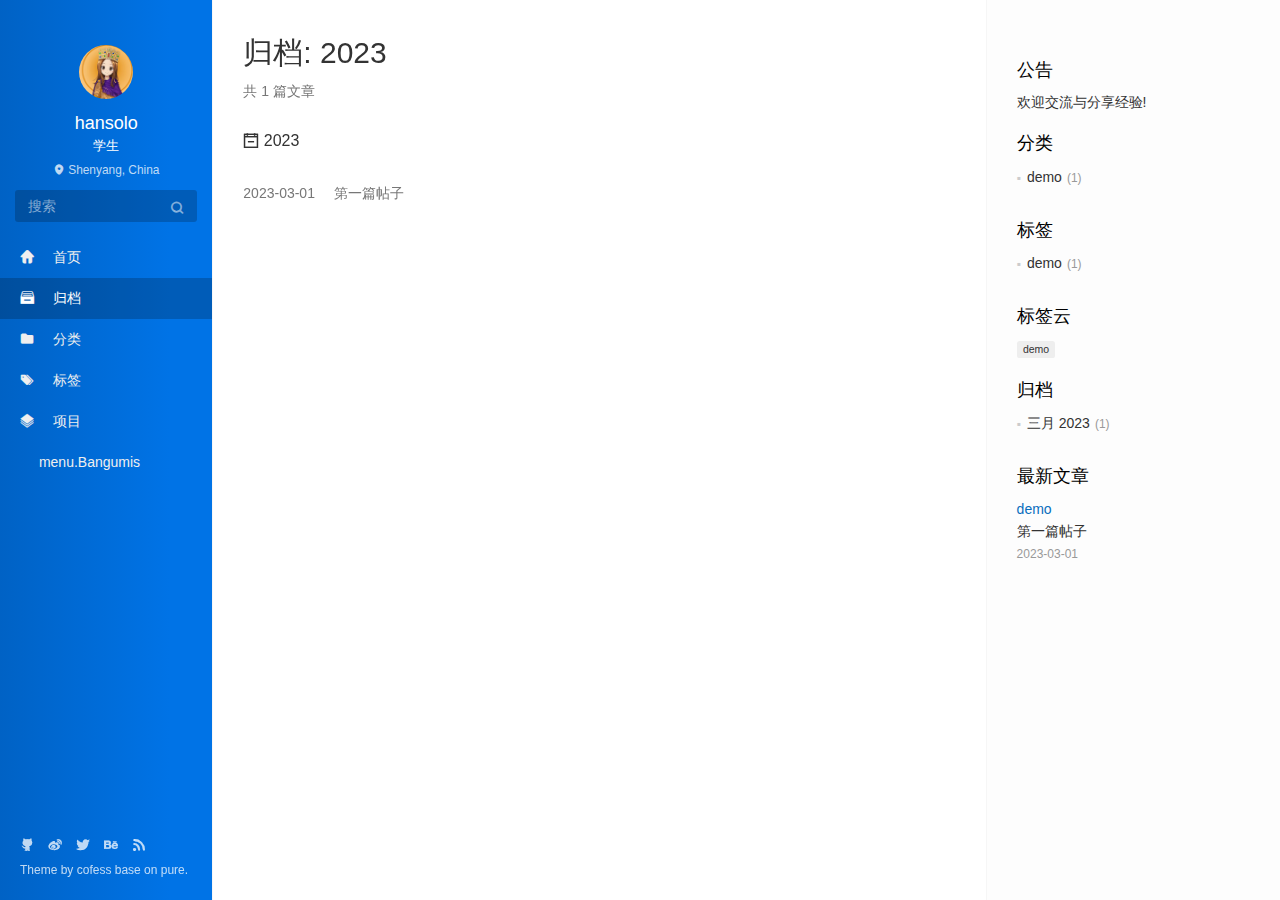
<file: archives/2023/index.html>
<!DOCTYPE html>
<html lang=zh>
<head>
  <meta charset="utf-8">
  
  <meta http-equiv="X-UA-Compatible" content="IE=edge,chrome=1">
  <meta name="viewport" content="width=device-width, initial-scale=1, maximum-scale=1, minimum-scale=1, user-scalable=no, minimal-ui">
  <meta name="renderer" content="webkit">
  <meta http-equiv="Cache-Control" content="no-transform" />
  <meta http-equiv="Cache-Control" content="no-siteapp" />
  <meta name="apple-mobile-web-app-capable" content="yes">
  <meta name="apple-mobile-web-app-status-bar-style" content="black">
  <meta name="format-detection" content="telephone=no,email=no,adress=no">
  <!-- Color theme for statusbar -->
  <meta name="theme-color" content="#000000" />
  <!-- 强制页面在当前窗口以独立页面显示,防止别人在框架里调用页面 -->
  <meta http-equiv="window-target" content="_top" />
  
  
  <title>归档: 2023 | hansolo</title>
  <meta name="description" content="hansolo搭建个人博客的初步尝试">
<meta property="og:type" content="website">
<meta property="og:title" content="hansolo的个人博客">
<meta property="og:url" content="http://hansolo12334.github.io/archives/2023/index.html">
<meta property="og:site_name" content="hansolo的个人博客">
<meta property="og:description" content="hansolo搭建个人博客的初步尝试">
<meta property="og:locale" content="zh_CN">
<meta property="article:author" content="hansolo">
<meta name="twitter:card" content="summary">
  <!-- Canonical links -->
  <link rel="canonical" href="http://hansolo12334.github.io/archives/2023/index.html">
  
    <link rel="alternate" href="/atom.xml" title="hansolo的个人博客" type="application/atom+xml">
  
  
    <link rel="icon" href="/favicon.png" type="image/x-icon">
  
  
<link rel="stylesheet" href="/css/style.css">

  
  
  
  
<meta name="generator" content="Hexo 6.3.0"></head>


<body class="main-center theme-blue" itemscope itemtype="http://schema.org/WebPage">
  <header class="header" itemscope itemtype="http://schema.org/WPHeader">
  <div class="slimContent">
    <div class="navbar-header">
      
      
      <div class="profile-block text-center">
        <a id="avatar" href="https://gitee.com/hansolo12334" target="_blank">
          <img class="img-circle img-rotate" src="/images/%E5%A4%B4%E5%83%8F.jpg" width="200" height="200">
        </a>
        <h2 id="name" class="hidden-xs hidden-sm">hansolo</h2>
        <h3 id="title" class="hidden-xs hidden-sm hidden-md">学生</h3>
        <small id="location" class="text-muted hidden-xs hidden-sm"><i class="icon icon-map-marker"></i> Shenyang, China</small>
      </div>
      
      <div class="search" id="search-form-wrap">

    <form class="search-form sidebar-form">
        <div class="input-group">
            <input type="text" class="search-form-input form-control" placeholder="搜索" />
            <span class="input-group-btn">
                <button type="submit" class="search-form-submit btn btn-flat" onclick="return false;"><i class="icon icon-search"></i></button>
            </span>
        </div>
    </form>
    <div class="ins-search">
  <div class="ins-search-mask"></div>
  <div class="ins-search-container">
    <div class="ins-input-wrapper">
      <input type="text" class="ins-search-input" placeholder="想要查找什么..." x-webkit-speech />
      <button type="button" class="close ins-close ins-selectable" data-dismiss="modal" aria-label="Close"><span aria-hidden="true">×</span></button>
    </div>
    <div class="ins-section-wrapper">
      <div class="ins-section-container"></div>
    </div>
  </div>
</div>


</div>
      <button class="navbar-toggle collapsed" type="button" data-toggle="collapse" data-target="#main-navbar" aria-controls="main-navbar" aria-expanded="false">
        <span class="sr-only">Toggle navigation</span>
        <span class="icon-bar"></span>
        <span class="icon-bar"></span>
        <span class="icon-bar"></span>
      </button>
    </div>
    <nav id="main-navbar" class="collapse navbar-collapse" itemscope itemtype="http://schema.org/SiteNavigationElement" role="navigation">
      <ul class="nav navbar-nav main-nav menu-highlight">
        
        
        <li class="menu-item menu-item-home">
          <a href="/.">
            
            <i class="icon icon-home-fill"></i>
            
            <span class="menu-title">首页</span>
          </a>
        </li>
        
        
        <li class="menu-item menu-item-archives">
          <a href="/archives">
            
            <i class="icon icon-archives-fill"></i>
            
            <span class="menu-title">归档</span>
          </a>
        </li>
        
        
        <li class="menu-item menu-item-categories">
          <a href="/categories">
            
            <i class="icon icon-folder"></i>
            
            <span class="menu-title">分类</span>
          </a>
        </li>
        
        
        <li class="menu-item menu-item-tags">
          <a href="/tags">
            
            <i class="icon icon-tags"></i>
            
            <span class="menu-title">标签</span>
          </a>
        </li>
        
        
        <li class="menu-item menu-item-repository">
          <a href="/repository">
            
            <i class="icon icon-project"></i>
            
            <span class="menu-title">项目</span>
          </a>
        </li>
        
        
        <li class="menu-item menu-item-bangumis">
          <a href="/bangumis">
            
            <i class="icon "></i>
            
            <span class="menu-title">menu.Bangumis</span>
          </a>
        </li>
        
      </ul>
      
	
    <ul class="social-links">
    	
        <li><a href="https://github.com/hansolo12334" target="_blank" title="Github" data-toggle=tooltip data-placement=top><i class="icon icon-github"></i></a></li>
        
        <li><a href="http://weibo.com/cofess" target="_blank" title="Weibo" data-toggle=tooltip data-placement=top><i class="icon icon-weibo"></i></a></li>
        
        <li><a href="https://twitter.com/iwebued" target="_blank" title="Twitter" data-toggle=tooltip data-placement=top><i class="icon icon-twitter"></i></a></li>
        
        <li><a href="https://www.behance.net/cofess" target="_blank" title="Behance" data-toggle=tooltip data-placement=top><i class="icon icon-behance"></i></a></li>
        
        <li><a href="/atom.xml" target="_blank" title="Rss" data-toggle=tooltip data-placement=top><i class="icon icon-rss"></i></a></li>
        
    </ul>

    </nav>
  </div>
</header>

  
    <aside class="sidebar" itemscope itemtype="http://schema.org/WPSideBar">
  <div class="slimContent">
    
      <div class="widget">
    <h3 class="widget-title">公告</h3>
    <div class="widget-body">
        <div id="board">
            <div class="content">
                <p>欢迎交流与分享经验!</p>
            </div>
        </div>
    </div>
</div>

    
      
  <div class="widget">
    <h3 class="widget-title">分类</h3>
    <div class="widget-body">
      <ul class="category-list"><li class="category-list-item"><a class="category-list-link" href="/categories/demo/">demo</a><span class="category-list-count">1</span></li></ul>
    </div>
  </div>


    
      
  <div class="widget">
    <h3 class="widget-title">标签</h3>
    <div class="widget-body">
      <ul class="tag-list" itemprop="keywords"><li class="tag-list-item"><a class="tag-list-link" href="/tags/demo/" rel="tag">demo</a><span class="tag-list-count">1</span></li></ul>
    </div>
  </div>


    
      
  <div class="widget">
    <h3 class="widget-title">标签云</h3>
    <div class="widget-body tagcloud">
      <a href="/tags/demo/" style="font-size: 13px;">demo</a>
    </div>
  </div>

    
      
  <div class="widget">
    <h3 class="widget-title">归档</h3>
    <div class="widget-body">
      <ul class="archive-list"><li class="archive-list-item"><a class="archive-list-link" href="/archives/2023/03/">三月 2023</a><span class="archive-list-count">1</span></li></ul>
    </div>
  </div>


    
      
  <div class="widget">
    <h3 class="widget-title">最新文章</h3>
    <div class="widget-body">
      <ul class="recent-post-list list-unstyled no-thumbnail">
        
          <li>
            
            <div class="item-inner">
              <p class="item-category">
                <a class="category-link" href="/categories/demo/">demo</a>
              </p>
              <p class="item-title">
                <a href="/2023/03/01/hello-world/" class="title">第一篇帖子</a>
              </p>
              <p class="item-date">
                <time datetime="2023-03-01T00:16:57.658Z" itemprop="datePublished">2023-03-01</time>
              </p>
            </div>
          </li>
          
      </ul>
    </div>
  </div>
  

    
  </div>
</aside>

  
  
<main class="main" role="main">
  	<article class="content article article-archives article-type-list" itemscope="">
	    <header class="article-header">
	      <h1 itemprop="title">归档: 2023</h1>
	      <p class="text-muted">共 1 篇文章</p>
	    </header>
	    <div class="article-body">
	      
  
  
    
    
      
      
      <section class="panel panel-default b-no">
        <div class="panel-heading" role="tab">
          <h3 class="panel-title">
            <a data-toggle="collapse" href="#collapse2023" aria-expanded="true">
              <i class="icon icon-calendar-plus text-active"></i><i class="icon icon-calendar-minus text"></i>
              2023
            </a>
            <!-- <a href="/archives/2023" class="archive-year">2023</a> -->
          </h3>
        </div>
        <div id="collapse2023" class="panel-collapse collapse in" role="tabpanel" aria-labelledby="heading2023">
        <div class="panel-body">
          <div class="collection">
    
    
<a href="/2023/03/01/hello-world/" class="collection-item"   itemprop="url">
  <time datetime="2023-03-01T00:16:57.658Z" itemprop="datePublished">2023-03-01</time>
  <span>&nbsp;&nbsp;&nbsp;</span> 第一篇帖子
</a>


  
  
    </div></div></div></section>
  

	    </div>
  	</article>
  	 	
</main>

  <footer class="footer" itemscope itemtype="http://schema.org/WPFooter">
	
	
    <ul class="social-links">
    	
        <li><a href="https://github.com/hansolo12334" target="_blank" title="Github" data-toggle=tooltip data-placement=top><i class="icon icon-github"></i></a></li>
        
        <li><a href="http://weibo.com/cofess" target="_blank" title="Weibo" data-toggle=tooltip data-placement=top><i class="icon icon-weibo"></i></a></li>
        
        <li><a href="https://twitter.com/iwebued" target="_blank" title="Twitter" data-toggle=tooltip data-placement=top><i class="icon icon-twitter"></i></a></li>
        
        <li><a href="https://www.behance.net/cofess" target="_blank" title="Behance" data-toggle=tooltip data-placement=top><i class="icon icon-behance"></i></a></li>
        
        <li><a href="/atom.xml" target="_blank" title="Rss" data-toggle=tooltip data-placement=top><i class="icon icon-rss"></i></a></li>
        
    </ul>

    <div class="copyright">
    	
        <div class="publishby">
        	Theme by <a href="https://github.com/cofess" target="_blank"> cofess </a>base on <a href="https://github.com/cofess/hexo-theme-pure" target="_blank">pure</a>.
        </div>
    </div>
</footer>
  <script src="//cdn.jsdelivr.net/npm/jquery@1.12.4/dist/jquery.min.js"></script>
<script>
window.jQuery || document.write('<script src="js/jquery.min.js"><\/script>')
</script>

<script src="/js/plugin.min.js"></script>


<script src="/js/application.js"></script>


    <script>
(function (window) {
    var INSIGHT_CONFIG = {
        TRANSLATION: {
            POSTS: '文章',
            PAGES: '页面',
            CATEGORIES: '分类',
            TAGS: '标签',
            UNTITLED: '(未命名)',
        },
        ROOT_URL: '/',
        CONTENT_URL: '/content.json',
    };
    window.INSIGHT_CONFIG = INSIGHT_CONFIG;
})(window);
</script>

<script src="/js/insight.js"></script>












</body>
</html>
</file>
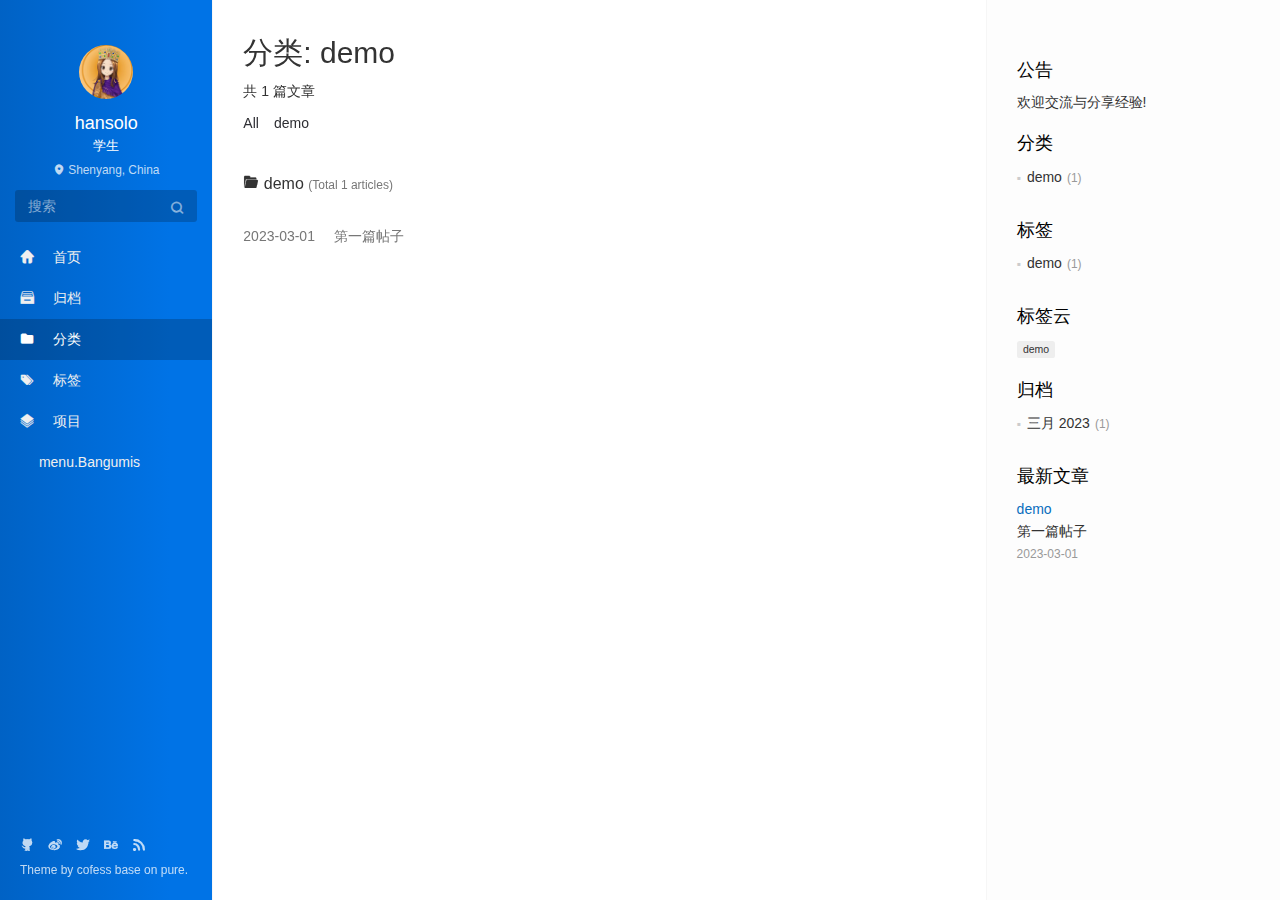
<file: categories/demo/index.html>
<!DOCTYPE html>
<html lang=zh>
<head>
  <meta charset="utf-8">
  
  <meta http-equiv="X-UA-Compatible" content="IE=edge,chrome=1">
  <meta name="viewport" content="width=device-width, initial-scale=1, maximum-scale=1, minimum-scale=1, user-scalable=no, minimal-ui">
  <meta name="renderer" content="webkit">
  <meta http-equiv="Cache-Control" content="no-transform" />
  <meta http-equiv="Cache-Control" content="no-siteapp" />
  <meta name="apple-mobile-web-app-capable" content="yes">
  <meta name="apple-mobile-web-app-status-bar-style" content="black">
  <meta name="format-detection" content="telephone=no,email=no,adress=no">
  <!-- Color theme for statusbar -->
  <meta name="theme-color" content="#000000" />
  <!-- 强制页面在当前窗口以独立页面显示,防止别人在框架里调用页面 -->
  <meta http-equiv="window-target" content="_top" />
  
  
  <title>分类: demo | hansolo</title>
  <meta name="description" content="hansolo搭建个人博客的初步尝试">
<meta property="og:type" content="website">
<meta property="og:title" content="hansolo的个人博客">
<meta property="og:url" content="http://hansolo12334.github.io/categories/demo/index.html">
<meta property="og:site_name" content="hansolo的个人博客">
<meta property="og:description" content="hansolo搭建个人博客的初步尝试">
<meta property="og:locale" content="zh_CN">
<meta property="article:author" content="hansolo">
<meta name="twitter:card" content="summary">
  <!-- Canonical links -->
  <link rel="canonical" href="http://hansolo12334.github.io/categories/demo/index.html">
  
    <link rel="alternate" href="/atom.xml" title="hansolo的个人博客" type="application/atom+xml">
  
  
    <link rel="icon" href="/favicon.png" type="image/x-icon">
  
  
<link rel="stylesheet" href="/css/style.css">

  
  
  
  
<meta name="generator" content="Hexo 6.3.0"></head>


<body class="main-center theme-blue" itemscope itemtype="http://schema.org/WebPage">
  <header class="header" itemscope itemtype="http://schema.org/WPHeader">
  <div class="slimContent">
    <div class="navbar-header">
      
      
      <div class="profile-block text-center">
        <a id="avatar" href="https://gitee.com/hansolo12334" target="_blank">
          <img class="img-circle img-rotate" src="/images/%E5%A4%B4%E5%83%8F.jpg" width="200" height="200">
        </a>
        <h2 id="name" class="hidden-xs hidden-sm">hansolo</h2>
        <h3 id="title" class="hidden-xs hidden-sm hidden-md">学生</h3>
        <small id="location" class="text-muted hidden-xs hidden-sm"><i class="icon icon-map-marker"></i> Shenyang, China</small>
      </div>
      
      <div class="search" id="search-form-wrap">

    <form class="search-form sidebar-form">
        <div class="input-group">
            <input type="text" class="search-form-input form-control" placeholder="搜索" />
            <span class="input-group-btn">
                <button type="submit" class="search-form-submit btn btn-flat" onclick="return false;"><i class="icon icon-search"></i></button>
            </span>
        </div>
    </form>
    <div class="ins-search">
  <div class="ins-search-mask"></div>
  <div class="ins-search-container">
    <div class="ins-input-wrapper">
      <input type="text" class="ins-search-input" placeholder="想要查找什么..." x-webkit-speech />
      <button type="button" class="close ins-close ins-selectable" data-dismiss="modal" aria-label="Close"><span aria-hidden="true">×</span></button>
    </div>
    <div class="ins-section-wrapper">
      <div class="ins-section-container"></div>
    </div>
  </div>
</div>


</div>
      <button class="navbar-toggle collapsed" type="button" data-toggle="collapse" data-target="#main-navbar" aria-controls="main-navbar" aria-expanded="false">
        <span class="sr-only">Toggle navigation</span>
        <span class="icon-bar"></span>
        <span class="icon-bar"></span>
        <span class="icon-bar"></span>
      </button>
    </div>
    <nav id="main-navbar" class="collapse navbar-collapse" itemscope itemtype="http://schema.org/SiteNavigationElement" role="navigation">
      <ul class="nav navbar-nav main-nav menu-highlight">
        
        
        <li class="menu-item menu-item-home">
          <a href="/.">
            
            <i class="icon icon-home-fill"></i>
            
            <span class="menu-title">首页</span>
          </a>
        </li>
        
        
        <li class="menu-item menu-item-archives">
          <a href="/archives">
            
            <i class="icon icon-archives-fill"></i>
            
            <span class="menu-title">归档</span>
          </a>
        </li>
        
        
        <li class="menu-item menu-item-categories">
          <a href="/categories">
            
            <i class="icon icon-folder"></i>
            
            <span class="menu-title">分类</span>
          </a>
        </li>
        
        
        <li class="menu-item menu-item-tags">
          <a href="/tags">
            
            <i class="icon icon-tags"></i>
            
            <span class="menu-title">标签</span>
          </a>
        </li>
        
        
        <li class="menu-item menu-item-repository">
          <a href="/repository">
            
            <i class="icon icon-project"></i>
            
            <span class="menu-title">项目</span>
          </a>
        </li>
        
        
        <li class="menu-item menu-item-bangumis">
          <a href="/bangumis">
            
            <i class="icon "></i>
            
            <span class="menu-title">menu.Bangumis</span>
          </a>
        </li>
        
      </ul>
      
	
    <ul class="social-links">
    	
        <li><a href="https://github.com/hansolo12334" target="_blank" title="Github" data-toggle=tooltip data-placement=top><i class="icon icon-github"></i></a></li>
        
        <li><a href="http://weibo.com/cofess" target="_blank" title="Weibo" data-toggle=tooltip data-placement=top><i class="icon icon-weibo"></i></a></li>
        
        <li><a href="https://twitter.com/iwebued" target="_blank" title="Twitter" data-toggle=tooltip data-placement=top><i class="icon icon-twitter"></i></a></li>
        
        <li><a href="https://www.behance.net/cofess" target="_blank" title="Behance" data-toggle=tooltip data-placement=top><i class="icon icon-behance"></i></a></li>
        
        <li><a href="/atom.xml" target="_blank" title="Rss" data-toggle=tooltip data-placement=top><i class="icon icon-rss"></i></a></li>
        
    </ul>

    </nav>
  </div>
</header>

  
    <aside class="sidebar" itemscope itemtype="http://schema.org/WPSideBar">
  <div class="slimContent">
    
      <div class="widget">
    <h3 class="widget-title">公告</h3>
    <div class="widget-body">
        <div id="board">
            <div class="content">
                <p>欢迎交流与分享经验!</p>
            </div>
        </div>
    </div>
</div>

    
      
  <div class="widget">
    <h3 class="widget-title">分类</h3>
    <div class="widget-body">
      <ul class="category-list"><li class="category-list-item"><a class="category-list-link" href="/categories/demo/">demo</a><span class="category-list-count">1</span></li></ul>
    </div>
  </div>


    
      
  <div class="widget">
    <h3 class="widget-title">标签</h3>
    <div class="widget-body">
      <ul class="tag-list" itemprop="keywords"><li class="tag-list-item"><a class="tag-list-link" href="/tags/demo/" rel="tag">demo</a><span class="tag-list-count">1</span></li></ul>
    </div>
  </div>


    
      
  <div class="widget">
    <h3 class="widget-title">标签云</h3>
    <div class="widget-body tagcloud">
      <a href="/tags/demo/" style="font-size: 13px;">demo</a>
    </div>
  </div>

    
      
  <div class="widget">
    <h3 class="widget-title">归档</h3>
    <div class="widget-body">
      <ul class="archive-list"><li class="archive-list-item"><a class="archive-list-link" href="/archives/2023/03/">三月 2023</a><span class="archive-list-count">1</span></li></ul>
    </div>
  </div>


    
      
  <div class="widget">
    <h3 class="widget-title">最新文章</h3>
    <div class="widget-body">
      <ul class="recent-post-list list-unstyled no-thumbnail">
        
          <li>
            
            <div class="item-inner">
              <p class="item-category">
                <a class="category-link" href="/categories/demo/">demo</a>
              </p>
              <p class="item-title">
                <a href="/2023/03/01/hello-world/" class="title">第一篇帖子</a>
              </p>
              <p class="item-date">
                <time datetime="2023-03-01T00:16:57.658Z" itemprop="datePublished">2023-03-01</time>
              </p>
            </div>
          </li>
          
      </ul>
    </div>
  </div>
  

    
  </div>
</aside>

  
  <main class="main" role="main">
  <article class="content article article-categories article-type-list" itemscope="">
    <header class="article-header">
      <h1 itemprop="name" class="hidden-xs">分类: demo</h1>
      <p class="hidden-xs">共 1 篇文章</p>
      <nav role="navigation" id="nav-main" class="okayNav">
        <ul>
          <li><a href="/categories">All</a></li>
          
          <li><a href="/categories/demo/">demo</a></li>
          
        </ul>
      </nav>
    </header>
    <!-- /header -->
    <div class="article-body">
      <div class="panel panel-default b-no">
    <div class="panel-heading" role="tab">
        <h4 class="panel-title">
            <a data-toggle="collapse" href="#collapsedemo" aria-expanded="true">
              <i class="icon icon-folder text-active"></i><i class="icon icon-folder-open text"></i>
              demo
            </a>
            <small class="text-muted">(Total 1 articles)</small>
        </h4>
    </div>
    <div id="collapsedemo" class="panel-collapse collapse in" role="tabpanel" aria-labelledby="headingdemo">
        <div class="panel-body">
            <div class="collection">
              
                
<a href="/2023/03/01/hello-world/" class="collection-item"   itemprop="url">
  <time datetime="2023-03-01T00:16:57.658Z" itemprop="datePublished">2023-03-01</time>
  <span>&nbsp;&nbsp;&nbsp;</span> 第一篇帖子
</a>


              
            </div>
        </div>
    </div>
</div>
    </div>
  </article>
   
</main>

  <footer class="footer" itemscope itemtype="http://schema.org/WPFooter">
	
	
    <ul class="social-links">
    	
        <li><a href="https://github.com/hansolo12334" target="_blank" title="Github" data-toggle=tooltip data-placement=top><i class="icon icon-github"></i></a></li>
        
        <li><a href="http://weibo.com/cofess" target="_blank" title="Weibo" data-toggle=tooltip data-placement=top><i class="icon icon-weibo"></i></a></li>
        
        <li><a href="https://twitter.com/iwebued" target="_blank" title="Twitter" data-toggle=tooltip data-placement=top><i class="icon icon-twitter"></i></a></li>
        
        <li><a href="https://www.behance.net/cofess" target="_blank" title="Behance" data-toggle=tooltip data-placement=top><i class="icon icon-behance"></i></a></li>
        
        <li><a href="/atom.xml" target="_blank" title="Rss" data-toggle=tooltip data-placement=top><i class="icon icon-rss"></i></a></li>
        
    </ul>

    <div class="copyright">
    	
        <div class="publishby">
        	Theme by <a href="https://github.com/cofess" target="_blank"> cofess </a>base on <a href="https://github.com/cofess/hexo-theme-pure" target="_blank">pure</a>.
        </div>
    </div>
</footer>
  <script src="//cdn.jsdelivr.net/npm/jquery@1.12.4/dist/jquery.min.js"></script>
<script>
window.jQuery || document.write('<script src="js/jquery.min.js"><\/script>')
</script>

<script src="/js/plugin.min.js"></script>


<script src="/js/application.js"></script>


    <script>
(function (window) {
    var INSIGHT_CONFIG = {
        TRANSLATION: {
            POSTS: '文章',
            PAGES: '页面',
            CATEGORIES: '分类',
            TAGS: '标签',
            UNTITLED: '(未命名)',
        },
        ROOT_URL: '/',
        CONTENT_URL: '/content.json',
    };
    window.INSIGHT_CONFIG = INSIGHT_CONFIG;
})(window);
</script>

<script src="/js/insight.js"></script>












</body>
</html>
</file>
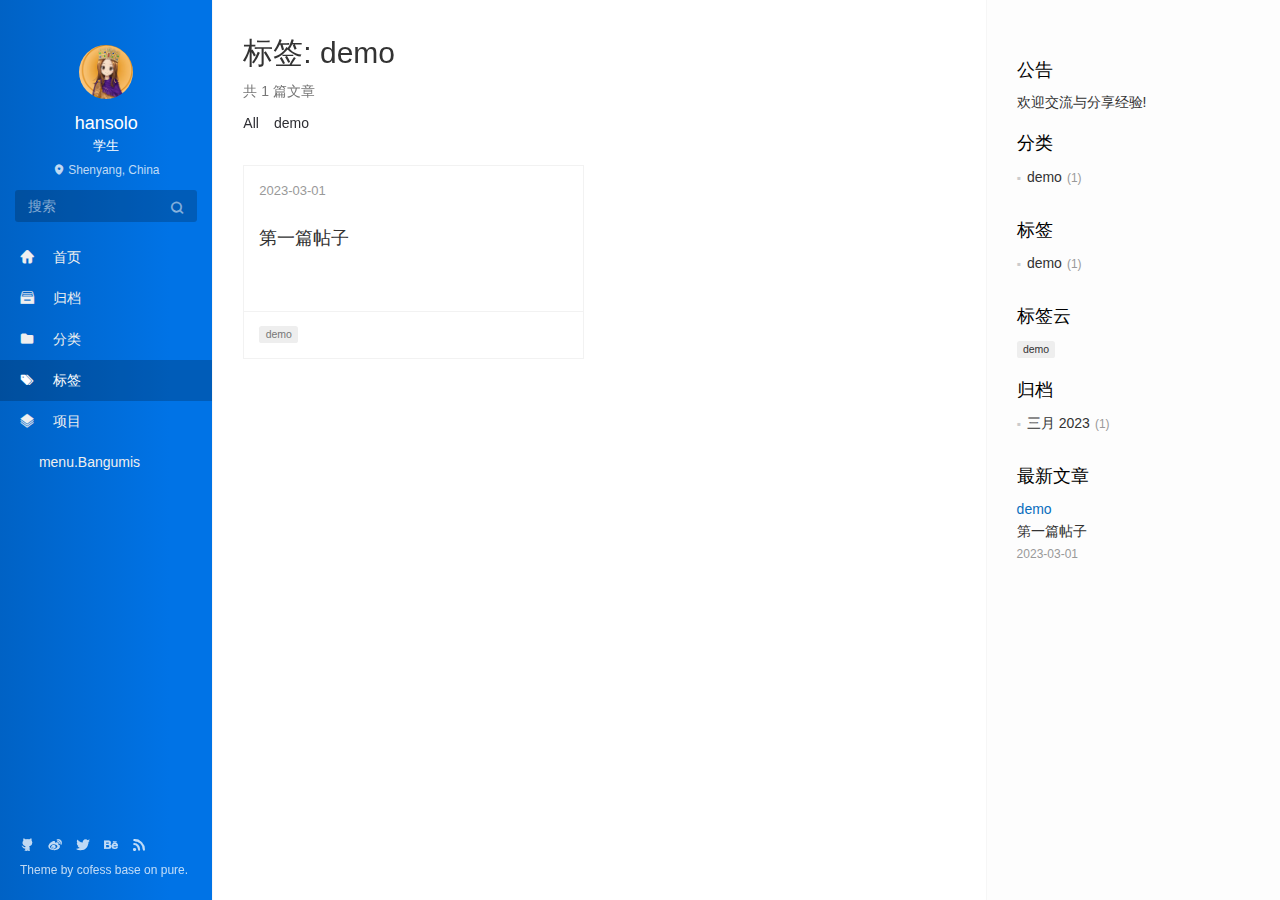
<file: tags/demo/index.html>
<!DOCTYPE html>
<html lang=zh>
<head>
  <meta charset="utf-8">
  
  <meta http-equiv="X-UA-Compatible" content="IE=edge,chrome=1">
  <meta name="viewport" content="width=device-width, initial-scale=1, maximum-scale=1, minimum-scale=1, user-scalable=no, minimal-ui">
  <meta name="renderer" content="webkit">
  <meta http-equiv="Cache-Control" content="no-transform" />
  <meta http-equiv="Cache-Control" content="no-siteapp" />
  <meta name="apple-mobile-web-app-capable" content="yes">
  <meta name="apple-mobile-web-app-status-bar-style" content="black">
  <meta name="format-detection" content="telephone=no,email=no,adress=no">
  <!-- Color theme for statusbar -->
  <meta name="theme-color" content="#000000" />
  <!-- 强制页面在当前窗口以独立页面显示,防止别人在框架里调用页面 -->
  <meta http-equiv="window-target" content="_top" />
  
  
  <title>标签: demo | hansolo</title>
  <meta name="description" content="hansolo搭建个人博客的初步尝试">
<meta property="og:type" content="website">
<meta property="og:title" content="hansolo的个人博客">
<meta property="og:url" content="http://hansolo12334.github.io/tags/demo/index.html">
<meta property="og:site_name" content="hansolo的个人博客">
<meta property="og:description" content="hansolo搭建个人博客的初步尝试">
<meta property="og:locale" content="zh_CN">
<meta property="article:author" content="hansolo">
<meta name="twitter:card" content="summary">
  <!-- Canonical links -->
  <link rel="canonical" href="http://hansolo12334.github.io/tags/demo/index.html">
  
    <link rel="alternate" href="/atom.xml" title="hansolo的个人博客" type="application/atom+xml">
  
  
    <link rel="icon" href="/favicon.png" type="image/x-icon">
  
  
<link rel="stylesheet" href="/css/style.css">

  
  
  
  
<meta name="generator" content="Hexo 6.3.0"></head>


<body class="main-center theme-blue" itemscope itemtype="http://schema.org/WebPage">
  <header class="header" itemscope itemtype="http://schema.org/WPHeader">
  <div class="slimContent">
    <div class="navbar-header">
      
      
      <div class="profile-block text-center">
        <a id="avatar" href="https://gitee.com/hansolo12334" target="_blank">
          <img class="img-circle img-rotate" src="/images/%E5%A4%B4%E5%83%8F.jpg" width="200" height="200">
        </a>
        <h2 id="name" class="hidden-xs hidden-sm">hansolo</h2>
        <h3 id="title" class="hidden-xs hidden-sm hidden-md">学生</h3>
        <small id="location" class="text-muted hidden-xs hidden-sm"><i class="icon icon-map-marker"></i> Shenyang, China</small>
      </div>
      
      <div class="search" id="search-form-wrap">

    <form class="search-form sidebar-form">
        <div class="input-group">
            <input type="text" class="search-form-input form-control" placeholder="搜索" />
            <span class="input-group-btn">
                <button type="submit" class="search-form-submit btn btn-flat" onclick="return false;"><i class="icon icon-search"></i></button>
            </span>
        </div>
    </form>
    <div class="ins-search">
  <div class="ins-search-mask"></div>
  <div class="ins-search-container">
    <div class="ins-input-wrapper">
      <input type="text" class="ins-search-input" placeholder="想要查找什么..." x-webkit-speech />
      <button type="button" class="close ins-close ins-selectable" data-dismiss="modal" aria-label="Close"><span aria-hidden="true">×</span></button>
    </div>
    <div class="ins-section-wrapper">
      <div class="ins-section-container"></div>
    </div>
  </div>
</div>


</div>
      <button class="navbar-toggle collapsed" type="button" data-toggle="collapse" data-target="#main-navbar" aria-controls="main-navbar" aria-expanded="false">
        <span class="sr-only">Toggle navigation</span>
        <span class="icon-bar"></span>
        <span class="icon-bar"></span>
        <span class="icon-bar"></span>
      </button>
    </div>
    <nav id="main-navbar" class="collapse navbar-collapse" itemscope itemtype="http://schema.org/SiteNavigationElement" role="navigation">
      <ul class="nav navbar-nav main-nav menu-highlight">
        
        
        <li class="menu-item menu-item-home">
          <a href="/.">
            
            <i class="icon icon-home-fill"></i>
            
            <span class="menu-title">首页</span>
          </a>
        </li>
        
        
        <li class="menu-item menu-item-archives">
          <a href="/archives">
            
            <i class="icon icon-archives-fill"></i>
            
            <span class="menu-title">归档</span>
          </a>
        </li>
        
        
        <li class="menu-item menu-item-categories">
          <a href="/categories">
            
            <i class="icon icon-folder"></i>
            
            <span class="menu-title">分类</span>
          </a>
        </li>
        
        
        <li class="menu-item menu-item-tags">
          <a href="/tags">
            
            <i class="icon icon-tags"></i>
            
            <span class="menu-title">标签</span>
          </a>
        </li>
        
        
        <li class="menu-item menu-item-repository">
          <a href="/repository">
            
            <i class="icon icon-project"></i>
            
            <span class="menu-title">项目</span>
          </a>
        </li>
        
        
        <li class="menu-item menu-item-bangumis">
          <a href="/bangumis">
            
            <i class="icon "></i>
            
            <span class="menu-title">menu.Bangumis</span>
          </a>
        </li>
        
      </ul>
      
	
    <ul class="social-links">
    	
        <li><a href="https://github.com/hansolo12334" target="_blank" title="Github" data-toggle=tooltip data-placement=top><i class="icon icon-github"></i></a></li>
        
        <li><a href="http://weibo.com/cofess" target="_blank" title="Weibo" data-toggle=tooltip data-placement=top><i class="icon icon-weibo"></i></a></li>
        
        <li><a href="https://twitter.com/iwebued" target="_blank" title="Twitter" data-toggle=tooltip data-placement=top><i class="icon icon-twitter"></i></a></li>
        
        <li><a href="https://www.behance.net/cofess" target="_blank" title="Behance" data-toggle=tooltip data-placement=top><i class="icon icon-behance"></i></a></li>
        
        <li><a href="/atom.xml" target="_blank" title="Rss" data-toggle=tooltip data-placement=top><i class="icon icon-rss"></i></a></li>
        
    </ul>

    </nav>
  </div>
</header>

  
    <aside class="sidebar" itemscope itemtype="http://schema.org/WPSideBar">
  <div class="slimContent">
    
      <div class="widget">
    <h3 class="widget-title">公告</h3>
    <div class="widget-body">
        <div id="board">
            <div class="content">
                <p>欢迎交流与分享经验!</p>
            </div>
        </div>
    </div>
</div>

    
      
  <div class="widget">
    <h3 class="widget-title">分类</h3>
    <div class="widget-body">
      <ul class="category-list"><li class="category-list-item"><a class="category-list-link" href="/categories/demo/">demo</a><span class="category-list-count">1</span></li></ul>
    </div>
  </div>


    
      
  <div class="widget">
    <h3 class="widget-title">标签</h3>
    <div class="widget-body">
      <ul class="tag-list" itemprop="keywords"><li class="tag-list-item"><a class="tag-list-link" href="/tags/demo/" rel="tag">demo</a><span class="tag-list-count">1</span></li></ul>
    </div>
  </div>


    
      
  <div class="widget">
    <h3 class="widget-title">标签云</h3>
    <div class="widget-body tagcloud">
      <a href="/tags/demo/" style="font-size: 13px;">demo</a>
    </div>
  </div>

    
      
  <div class="widget">
    <h3 class="widget-title">归档</h3>
    <div class="widget-body">
      <ul class="archive-list"><li class="archive-list-item"><a class="archive-list-link" href="/archives/2023/03/">三月 2023</a><span class="archive-list-count">1</span></li></ul>
    </div>
  </div>


    
      
  <div class="widget">
    <h3 class="widget-title">最新文章</h3>
    <div class="widget-body">
      <ul class="recent-post-list list-unstyled no-thumbnail">
        
          <li>
            
            <div class="item-inner">
              <p class="item-category">
                <a class="category-link" href="/categories/demo/">demo</a>
              </p>
              <p class="item-title">
                <a href="/2023/03/01/hello-world/" class="title">第一篇帖子</a>
              </p>
              <p class="item-date">
                <time datetime="2023-03-01T00:16:57.658Z" itemprop="datePublished">2023-03-01</time>
              </p>
            </div>
          </li>
          
      </ul>
    </div>
  </div>
  

    
  </div>
</aside>

  
  <main class="main" role="main">
  <article class="content article article-tags post-type-list" itemscope="">
    <header class="article-header">
      <h1 itemprop="name" class="hidden-xs">标签: demo</h1>
      <p class="text-muted hidden-xs">共 1 篇文章</p>
      <nav role="navigation" id="nav-main" class="okayNav">
        <ul>
          <li><a href="/tags">All</a></li>
          
          <li><a href="/tags/demo/">demo</a></li>
          
        </ul>
      </nav>
    </header>
    <!-- /header -->
    <div class="article-body">
      <div class="row">
        
<div class="col-md-6">
    
<article class="panel panel-default hover-shadow hover-grow" itemscope itemtype="http://schema.org/BlogPosting">
  <div class="panel-body">
     <div class="article-meta">
       <time datetime="2023-03-01T00:16:57.658Z" itemprop="datePublished">2023-03-01</time>
     </div>
     <h3 class="article-title" itemprop="name">
       <a class="article-link" href="/2023/03/01/hello-world/">第一篇帖子</a>
     </h3>
   </div>
   
   <div class="panel-footer">
     
      <a href="/tags/demo/" class="label label-default mb">demo</a>
     
     
   </div>
   
</article>


</div>

      </div>
    </div>
  </article>
   
</main>

  <footer class="footer" itemscope itemtype="http://schema.org/WPFooter">
	
	
    <ul class="social-links">
    	
        <li><a href="https://github.com/hansolo12334" target="_blank" title="Github" data-toggle=tooltip data-placement=top><i class="icon icon-github"></i></a></li>
        
        <li><a href="http://weibo.com/cofess" target="_blank" title="Weibo" data-toggle=tooltip data-placement=top><i class="icon icon-weibo"></i></a></li>
        
        <li><a href="https://twitter.com/iwebued" target="_blank" title="Twitter" data-toggle=tooltip data-placement=top><i class="icon icon-twitter"></i></a></li>
        
        <li><a href="https://www.behance.net/cofess" target="_blank" title="Behance" data-toggle=tooltip data-placement=top><i class="icon icon-behance"></i></a></li>
        
        <li><a href="/atom.xml" target="_blank" title="Rss" data-toggle=tooltip data-placement=top><i class="icon icon-rss"></i></a></li>
        
    </ul>

    <div class="copyright">
    	
        <div class="publishby">
        	Theme by <a href="https://github.com/cofess" target="_blank"> cofess </a>base on <a href="https://github.com/cofess/hexo-theme-pure" target="_blank">pure</a>.
        </div>
    </div>
</footer>
  <script src="//cdn.jsdelivr.net/npm/jquery@1.12.4/dist/jquery.min.js"></script>
<script>
window.jQuery || document.write('<script src="js/jquery.min.js"><\/script>')
</script>

<script src="/js/plugin.min.js"></script>


<script src="/js/application.js"></script>


    <script>
(function (window) {
    var INSIGHT_CONFIG = {
        TRANSLATION: {
            POSTS: '文章',
            PAGES: '页面',
            CATEGORIES: '分类',
            TAGS: '标签',
            UNTITLED: '(未命名)',
        },
        ROOT_URL: '/',
        CONTENT_URL: '/content.json',
    };
    window.INSIGHT_CONFIG = INSIGHT_CONFIG;
})(window);
</script>

<script src="/js/insight.js"></script>












</body>
</html>
</file>
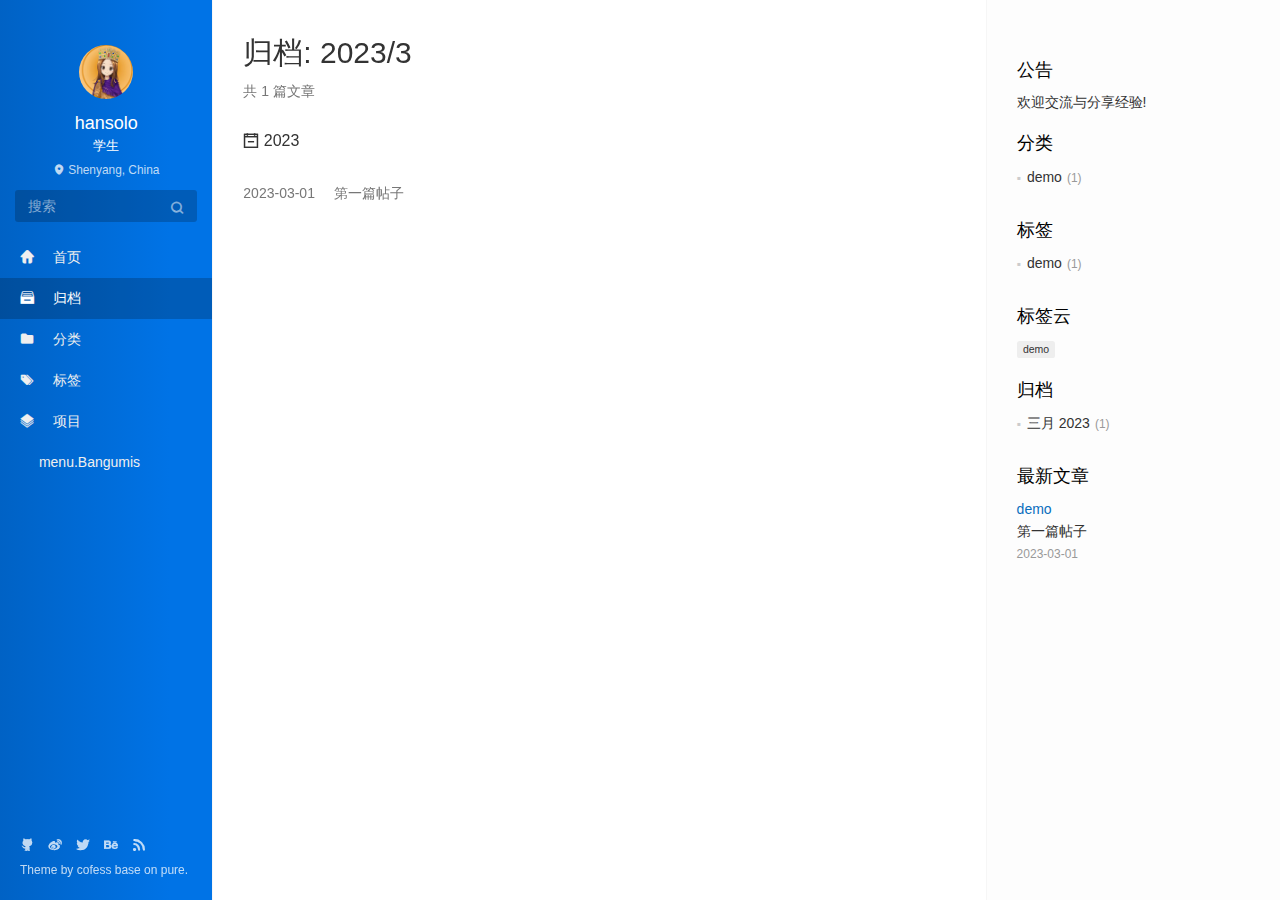
<file: archives/2023/03/index.html>
<!DOCTYPE html>
<html lang=zh>
<head>
  <meta charset="utf-8">
  
  <meta http-equiv="X-UA-Compatible" content="IE=edge,chrome=1">
  <meta name="viewport" content="width=device-width, initial-scale=1, maximum-scale=1, minimum-scale=1, user-scalable=no, minimal-ui">
  <meta name="renderer" content="webkit">
  <meta http-equiv="Cache-Control" content="no-transform" />
  <meta http-equiv="Cache-Control" content="no-siteapp" />
  <meta name="apple-mobile-web-app-capable" content="yes">
  <meta name="apple-mobile-web-app-status-bar-style" content="black">
  <meta name="format-detection" content="telephone=no,email=no,adress=no">
  <!-- Color theme for statusbar -->
  <meta name="theme-color" content="#000000" />
  <!-- 强制页面在当前窗口以独立页面显示,防止别人在框架里调用页面 -->
  <meta http-equiv="window-target" content="_top" />
  
  
  <title>归档: 2023/3 | hansolo</title>
  <meta name="description" content="hansolo搭建个人博客的初步尝试">
<meta property="og:type" content="website">
<meta property="og:title" content="hansolo的个人博客">
<meta property="og:url" content="http://hansolo12334.github.io/archives/2023/03/index.html">
<meta property="og:site_name" content="hansolo的个人博客">
<meta property="og:description" content="hansolo搭建个人博客的初步尝试">
<meta property="og:locale" content="zh_CN">
<meta property="article:author" content="hansolo">
<meta name="twitter:card" content="summary">
  <!-- Canonical links -->
  <link rel="canonical" href="http://hansolo12334.github.io/archives/2023/03/index.html">
  
    <link rel="alternate" href="/atom.xml" title="hansolo的个人博客" type="application/atom+xml">
  
  
    <link rel="icon" href="/favicon.png" type="image/x-icon">
  
  
<link rel="stylesheet" href="/css/style.css">

  
  
  
  
<meta name="generator" content="Hexo 6.3.0"></head>


<body class="main-center theme-blue" itemscope itemtype="http://schema.org/WebPage">
  <header class="header" itemscope itemtype="http://schema.org/WPHeader">
  <div class="slimContent">
    <div class="navbar-header">
      
      
      <div class="profile-block text-center">
        <a id="avatar" href="https://gitee.com/hansolo12334" target="_blank">
          <img class="img-circle img-rotate" src="/images/%E5%A4%B4%E5%83%8F.jpg" width="200" height="200">
        </a>
        <h2 id="name" class="hidden-xs hidden-sm">hansolo</h2>
        <h3 id="title" class="hidden-xs hidden-sm hidden-md">学生</h3>
        <small id="location" class="text-muted hidden-xs hidden-sm"><i class="icon icon-map-marker"></i> Shenyang, China</small>
      </div>
      
      <div class="search" id="search-form-wrap">

    <form class="search-form sidebar-form">
        <div class="input-group">
            <input type="text" class="search-form-input form-control" placeholder="搜索" />
            <span class="input-group-btn">
                <button type="submit" class="search-form-submit btn btn-flat" onclick="return false;"><i class="icon icon-search"></i></button>
            </span>
        </div>
    </form>
    <div class="ins-search">
  <div class="ins-search-mask"></div>
  <div class="ins-search-container">
    <div class="ins-input-wrapper">
      <input type="text" class="ins-search-input" placeholder="想要查找什么..." x-webkit-speech />
      <button type="button" class="close ins-close ins-selectable" data-dismiss="modal" aria-label="Close"><span aria-hidden="true">×</span></button>
    </div>
    <div class="ins-section-wrapper">
      <div class="ins-section-container"></div>
    </div>
  </div>
</div>


</div>
      <button class="navbar-toggle collapsed" type="button" data-toggle="collapse" data-target="#main-navbar" aria-controls="main-navbar" aria-expanded="false">
        <span class="sr-only">Toggle navigation</span>
        <span class="icon-bar"></span>
        <span class="icon-bar"></span>
        <span class="icon-bar"></span>
      </button>
    </div>
    <nav id="main-navbar" class="collapse navbar-collapse" itemscope itemtype="http://schema.org/SiteNavigationElement" role="navigation">
      <ul class="nav navbar-nav main-nav menu-highlight">
        
        
        <li class="menu-item menu-item-home">
          <a href="/.">
            
            <i class="icon icon-home-fill"></i>
            
            <span class="menu-title">首页</span>
          </a>
        </li>
        
        
        <li class="menu-item menu-item-archives">
          <a href="/archives">
            
            <i class="icon icon-archives-fill"></i>
            
            <span class="menu-title">归档</span>
          </a>
        </li>
        
        
        <li class="menu-item menu-item-categories">
          <a href="/categories">
            
            <i class="icon icon-folder"></i>
            
            <span class="menu-title">分类</span>
          </a>
        </li>
        
        
        <li class="menu-item menu-item-tags">
          <a href="/tags">
            
            <i class="icon icon-tags"></i>
            
            <span class="menu-title">标签</span>
          </a>
        </li>
        
        
        <li class="menu-item menu-item-repository">
          <a href="/repository">
            
            <i class="icon icon-project"></i>
            
            <span class="menu-title">项目</span>
          </a>
        </li>
        
        
        <li class="menu-item menu-item-bangumis">
          <a href="/bangumis">
            
            <i class="icon "></i>
            
            <span class="menu-title">menu.Bangumis</span>
          </a>
        </li>
        
      </ul>
      
	
    <ul class="social-links">
    	
        <li><a href="https://github.com/hansolo12334" target="_blank" title="Github" data-toggle=tooltip data-placement=top><i class="icon icon-github"></i></a></li>
        
        <li><a href="http://weibo.com/cofess" target="_blank" title="Weibo" data-toggle=tooltip data-placement=top><i class="icon icon-weibo"></i></a></li>
        
        <li><a href="https://twitter.com/iwebued" target="_blank" title="Twitter" data-toggle=tooltip data-placement=top><i class="icon icon-twitter"></i></a></li>
        
        <li><a href="https://www.behance.net/cofess" target="_blank" title="Behance" data-toggle=tooltip data-placement=top><i class="icon icon-behance"></i></a></li>
        
        <li><a href="/atom.xml" target="_blank" title="Rss" data-toggle=tooltip data-placement=top><i class="icon icon-rss"></i></a></li>
        
    </ul>

    </nav>
  </div>
</header>

  
    <aside class="sidebar" itemscope itemtype="http://schema.org/WPSideBar">
  <div class="slimContent">
    
      <div class="widget">
    <h3 class="widget-title">公告</h3>
    <div class="widget-body">
        <div id="board">
            <div class="content">
                <p>欢迎交流与分享经验!</p>
            </div>
        </div>
    </div>
</div>

    
      
  <div class="widget">
    <h3 class="widget-title">分类</h3>
    <div class="widget-body">
      <ul class="category-list"><li class="category-list-item"><a class="category-list-link" href="/categories/demo/">demo</a><span class="category-list-count">1</span></li></ul>
    </div>
  </div>


    
      
  <div class="widget">
    <h3 class="widget-title">标签</h3>
    <div class="widget-body">
      <ul class="tag-list" itemprop="keywords"><li class="tag-list-item"><a class="tag-list-link" href="/tags/demo/" rel="tag">demo</a><span class="tag-list-count">1</span></li></ul>
    </div>
  </div>


    
      
  <div class="widget">
    <h3 class="widget-title">标签云</h3>
    <div class="widget-body tagcloud">
      <a href="/tags/demo/" style="font-size: 13px;">demo</a>
    </div>
  </div>

    
      
  <div class="widget">
    <h3 class="widget-title">归档</h3>
    <div class="widget-body">
      <ul class="archive-list"><li class="archive-list-item"><a class="archive-list-link" href="/archives/2023/03/">三月 2023</a><span class="archive-list-count">1</span></li></ul>
    </div>
  </div>


    
      
  <div class="widget">
    <h3 class="widget-title">最新文章</h3>
    <div class="widget-body">
      <ul class="recent-post-list list-unstyled no-thumbnail">
        
          <li>
            
            <div class="item-inner">
              <p class="item-category">
                <a class="category-link" href="/categories/demo/">demo</a>
              </p>
              <p class="item-title">
                <a href="/2023/03/01/hello-world/" class="title">第一篇帖子</a>
              </p>
              <p class="item-date">
                <time datetime="2023-03-01T00:16:57.658Z" itemprop="datePublished">2023-03-01</time>
              </p>
            </div>
          </li>
          
      </ul>
    </div>
  </div>
  

    
  </div>
</aside>

  
  
<main class="main" role="main">
  	<article class="content article article-archives article-type-list" itemscope="">
	    <header class="article-header">
	      <h1 itemprop="title">归档: 2023/3</h1>
	      <p class="text-muted">共 1 篇文章</p>
	    </header>
	    <div class="article-body">
	      
  
  
    
    
      
      
      <section class="panel panel-default b-no">
        <div class="panel-heading" role="tab">
          <h3 class="panel-title">
            <a data-toggle="collapse" href="#collapse2023" aria-expanded="true">
              <i class="icon icon-calendar-plus text-active"></i><i class="icon icon-calendar-minus text"></i>
              2023
            </a>
            <!-- <a href="/archives/2023" class="archive-year">2023</a> -->
          </h3>
        </div>
        <div id="collapse2023" class="panel-collapse collapse in" role="tabpanel" aria-labelledby="heading2023">
        <div class="panel-body">
          <div class="collection">
    
    
<a href="/2023/03/01/hello-world/" class="collection-item"   itemprop="url">
  <time datetime="2023-03-01T00:16:57.658Z" itemprop="datePublished">2023-03-01</time>
  <span>&nbsp;&nbsp;&nbsp;</span> 第一篇帖子
</a>


  
  
    </div></div></div></section>
  

	    </div>
  	</article>
  	 	
</main>

  <footer class="footer" itemscope itemtype="http://schema.org/WPFooter">
	
	
    <ul class="social-links">
    	
        <li><a href="https://github.com/hansolo12334" target="_blank" title="Github" data-toggle=tooltip data-placement=top><i class="icon icon-github"></i></a></li>
        
        <li><a href="http://weibo.com/cofess" target="_blank" title="Weibo" data-toggle=tooltip data-placement=top><i class="icon icon-weibo"></i></a></li>
        
        <li><a href="https://twitter.com/iwebued" target="_blank" title="Twitter" data-toggle=tooltip data-placement=top><i class="icon icon-twitter"></i></a></li>
        
        <li><a href="https://www.behance.net/cofess" target="_blank" title="Behance" data-toggle=tooltip data-placement=top><i class="icon icon-behance"></i></a></li>
        
        <li><a href="/atom.xml" target="_blank" title="Rss" data-toggle=tooltip data-placement=top><i class="icon icon-rss"></i></a></li>
        
    </ul>

    <div class="copyright">
    	
        <div class="publishby">
        	Theme by <a href="https://github.com/cofess" target="_blank"> cofess </a>base on <a href="https://github.com/cofess/hexo-theme-pure" target="_blank">pure</a>.
        </div>
    </div>
</footer>
  <script src="//cdn.jsdelivr.net/npm/jquery@1.12.4/dist/jquery.min.js"></script>
<script>
window.jQuery || document.write('<script src="js/jquery.min.js"><\/script>')
</script>

<script src="/js/plugin.min.js"></script>


<script src="/js/application.js"></script>


    <script>
(function (window) {
    var INSIGHT_CONFIG = {
        TRANSLATION: {
            POSTS: '文章',
            PAGES: '页面',
            CATEGORIES: '分类',
            TAGS: '标签',
            UNTITLED: '(未命名)',
        },
        ROOT_URL: '/',
        CONTENT_URL: '/content.json',
    };
    window.INSIGHT_CONFIG = INSIGHT_CONFIG;
})(window);
</script>

<script src="/js/insight.js"></script>












</body>
</html>
</file>
<file: css/style.css>
@charset "UTF-8";

/**
 * global variables and mixins
 */

/**
 * font family
 */

/**
 * 
 */

/* Mixins */

/**
 * bootstrap
 */

/*!
 * Bootstrap v3.3.7 (http://getbootstrap.com)
 * Copyright 2011-2016 Twitter, Inc.
 * Licensed under MIT (https://github.com/twbs/bootstrap/blob/master/LICENSE)
 */

/*! normalize.css v3.0.3 | MIT License | github.com/necolas/normalize.css */

html {
  font-family: sans-serif;
  -ms-text-size-adjust: 100%;
  -webkit-text-size-adjust: 100%;
}

body {
  margin: 0;
}

article,
aside,
details,
figcaption,
figure,
footer,
header,
hgroup,
main,
menu,
nav,
section,
summary {
  display: block;
}

audio,
canvas,
progress,
video {
  display: inline-block;
  vertical-align: baseline;
}

audio:not([controls]) {
  display: none;
  height: 0;
}

[hidden],
template {
  display: none;
}

a {
  background-color: transparent;
}

a:active,
a:hover {
  outline: 0;
}

abbr[title] {
  border-bottom: 1px dotted;
}

b,
strong {
  font-weight: bold;
}

dfn {
  font-style: italic;
}

h1 {
  font-size: 2em;
  margin: 0.67em 0;
}

mark {
  background: #ff0;
  color: #000;
}

small {
  font-size: 80%;
}

sub,
sup {
  font-size: 75%;
  line-height: 0;
  position: relative;
  vertical-align: baseline;
}

sup {
  top: -0.5em;
}

sub {
  bottom: -0.25em;
}

img {
  border: 0;
}

svg:not(:root) {
  overflow: hidden;
}

figure {
  margin: 1em 40px;
}

hr {
  -webkit-box-sizing: content-box;
  box-sizing: content-box;
  height: 0;
}

pre {
  overflow: auto;
}

code,
kbd,
pre,
samp {
  font-family: monospace,monospace;
  font-size: 1em;
}

button,
input,
optgroup,
select,
textarea {
  color: inherit;
  font: inherit;
  margin: 0;
}

button {
  overflow: visible;
}

button,
select {
  text-transform: none;
}

button,
html input[type="button"],
input[type="reset"],
input[type="submit"] {
  -webkit-appearance: button;
  cursor: pointer;
}

button[disabled],
html input[disabled] {
  cursor: default;
}

button::-moz-focus-inner,
input::-moz-focus-inner {
  border: 0;
  padding: 0;
}

input {
  line-height: normal;
}

input[type="checkbox"],
input[type="radio"] {
  -webkit-box-sizing: border-box;
  box-sizing: border-box;
  padding: 0;
}

input[type="number"]::-webkit-inner-spin-button,
input[type="number"]::-webkit-outer-spin-button {
  height: auto;
}

input[type="search"] {
  -webkit-appearance: textfield;
  -webkit-box-sizing: content-box;
  box-sizing: content-box;
}

input[type="search"]::-webkit-search-cancel-button,
input[type="search"]::-webkit-search-decoration {
  -webkit-appearance: none;
}

fieldset {
  border: 1px solid #c0c0c0;
  margin: 0 2px;
  padding: 0.35em 0.625em 0.75em;
}

legend {
  border: 0;
  padding: 0;
}

textarea {
  overflow: auto;
}

optgroup {
  font-weight: bold;
}

table {
  border-collapse: collapse;
  border-spacing: 0;
}

td,
th {
  padding: 0;
}

/*! Source: https://github.com/h5bp/html5-boilerplate/blob/master/src/css/main.css */

* {
  -webkit-box-sizing: border-box;
  box-sizing: border-box;
}

*:before,
*:after {
  -webkit-box-sizing: border-box;
  box-sizing: border-box;
}

html {
  font-size: 10px;
  -webkit-tap-highlight-color: transparent;
}

input,
button,
select,
textarea {
  font-family: inherit;
  font-size: inherit;
  line-height: inherit;
}

a {
  color: #2196f3;
  text-decoration: none;
}

a:hover,
a:focus {
  color: #0a6ebd;
  text-decoration: underline;
}

a:focus {
  outline: 5px auto -webkit-focus-ring-color;
  outline-offset: -2px;
}

figure {
  margin: 0;
}

img {
  vertical-align: middle;
}

.img-responsive {
  display: block;
  max-width: 100%;
  height: auto;
}

.img-rounded {
  border-radius: 6px;
}

.img-thumbnail {
  padding: 4px;
  line-height: 1.57143;
  background-color: #fff;
  border: 1px solid #ddd;
  border-radius: 4px;
  -webkit-transition: all 0.2s ease-in-out;
  transition: all 0.2s ease-in-out;
  display: inline-block;
  max-width: 100%;
  height: auto;
}

.img-circle {
  border-radius: 50%;
}

hr {
  margin-top: 21px;
  margin-bottom: 21px;
  border: 0;
  border-top: 1px solid #eeeeee;
}

.sr-only {
  position: absolute;
  width: 1px;
  height: 1px;
  margin: -1px;
  padding: 0;
  overflow: hidden;
  clip: rect(0, 0, 0, 0);
  border: 0;
}

.sr-only-focusable:active,
.sr-only-focusable:focus {
  position: static;
  width: auto;
  height: auto;
  margin: 0;
  overflow: visible;
  clip: auto;
}

[role="button"] {
  cursor: pointer;
}

h1,
h2,
h3,
h4,
h5,
h6,
.h1,
.h2,
.h3,
.h4,
.h5,
.h6 {
  font-family: inherit;
  font-weight: 500;
  line-height: 1.1;
  color: inherit;
}

h1 small,
h1 .small,
h2 small,
h2 .small,
h3 small,
h3 .small,
h4 small,
h4 .small,
h5 small,
h5 .small,
h6 small,
h6 .small,
.h1 small,
.h1 .small,
.h2 small,
.h2 .small,
.h3 small,
.h3 .small,
.h4 small,
.h4 .small,
.h5 small,
.h5 .small,
.h6 small,
.h6 .small {
  font-weight: normal;
  line-height: 1;
  color: #777777;
}

h1,
.h1,
h2,
.h2,
h3,
.h3 {
  margin-top: 21px;
  margin-bottom: 10.5px;
}

h1 small,
h1 .small,
.h1 small,
.h1 .small,
h2 small,
h2 .small,
.h2 small,
.h2 .small,
h3 small,
h3 .small,
.h3 small,
.h3 .small {
  font-size: 65%;
}

h4,
.h4,
h5,
.h5,
h6,
.h6 {
  margin-top: 10.5px;
  margin-bottom: 10.5px;
}

h4 small,
h4 .small,
.h4 small,
.h4 .small,
h5 small,
h5 .small,
.h5 small,
.h5 .small,
h6 small,
h6 .small,
.h6 small,
.h6 .small {
  font-size: 75%;
}

h1,
.h1 {
  font-size: 30px;
}

h2,
.h2 {
  font-size: 26px;
}

h3,
.h3 {
  font-size: 22px;
}

h4,
.h4 {
  font-size: 18px;
}

h5,
.h5 {
  font-size: 14px;
}

h6,
.h6 {
  font-size: 12px;
}

p {
  margin: 0 0 10.5px;
}

.lead {
  margin-bottom: 21px;
  font-size: 16px;
  font-weight: 300;
  line-height: 1.4;
}

small,
.small {
  font-size: 85%;
}

mark,
.mark {
  background-color: #fcf8e3;
  padding: .2em;
}

.text-left {
  text-align: left;
}

.text-right {
  text-align: right;
}

.text-center {
  text-align: center;
}

.text-justify {
  text-align: justify;
}

.text-nowrap {
  white-space: nowrap;
}

.text-lowercase {
  text-transform: lowercase;
}

.text-uppercase,
.initialism {
  text-transform: uppercase;
}

.text-capitalize {
  text-transform: capitalize;
}

.text-muted {
  color: #777777 !important;
}

.text-primary {
  color: #2196f3;
}

a.text-primary:hover,
a.text-primary:focus {
  color: #0c7cd5;
}

.text-success {
  color: #3c763d;
}

a.text-success:hover,
a.text-success:focus {
  color: #2b542c;
}

.text-info {
  color: #31708f;
}

a.text-info:hover,
a.text-info:focus {
  color: #245269;
}

.text-warning {
  color: #8a6d3b;
}

a.text-warning:hover,
a.text-warning:focus {
  color: #66512c;
}

.text-danger {
  color: #a94442;
}

a.text-danger:hover,
a.text-danger:focus {
  color: #843534;
}

.bg-primary {
  color: #fff;
}

.bg-primary {
  background-color: #2196f3;
}

a.bg-primary:hover,
a.bg-primary:focus {
  background-color: #0c7cd5;
}

.bg-success {
  background-color: #dff0d8;
}

a.bg-success:hover,
a.bg-success:focus {
  background-color: #c1e2b3;
}

.bg-info {
  background-color: #d9edf7;
}

a.bg-info:hover,
a.bg-info:focus {
  background-color: #afd9ee;
}

.bg-warning {
  background-color: #fcf8e3;
}

a.bg-warning:hover,
a.bg-warning:focus {
  background-color: #f7ecb5;
}

.bg-danger {
  background-color: #f2dede;
}

a.bg-danger:hover,
a.bg-danger:focus {
  background-color: #e4b9b9;
}

.page-header {
  padding-bottom: 9.5px;
  margin: 42px 0 21px;
  border-bottom: 1px solid #eeeeee;
}

ul,
ol {
  margin-top: 0;
  margin-bottom: 10.5px;
}

ul ul,
ul ol,
ol ul,
ol ol {
  margin-bottom: 0;
}

.list-unstyled {
  padding-left: 0;
  list-style: none;
}

.list-inline {
  padding-left: 0;
  list-style: none;
  margin-left: -5px;
}

.list-inline > li {
  display: inline-block;
  padding-left: 5px;
  padding-right: 5px;
}

dl {
  margin-top: 0;
  margin-bottom: 21px;
}

dt,
dd {
  line-height: 1.57143;
}

dt {
  font-weight: bold;
}

dd {
  margin-left: 0;
}

.dl-horizontal dd:before,
.dl-horizontal dd:after {
  content: " ";
  display: table;
}

.dl-horizontal dd:after {
  clear: both;
}

abbr[title],
abbr[data-original-title] {
  cursor: help;
  border-bottom: 1px dotted #777777;
}

.initialism {
  font-size: 90%;
}

blockquote {
  padding: 10.5px 16px;
  margin: 0 0 21px;
  border: 1px dotted #eeeeee;
  border-left: 3px solid #eeeeee;
  background-color: #fbfbfb;
}

blockquote p:last-child,
blockquote ul:last-child,
blockquote ol:last-child {
  margin-bottom: 0;
}

blockquote footer,
blockquote small,
blockquote .small {
  display: block;
  font-size: 80%;
  line-height: 1.57143;
  color: #777777;
}

blockquote footer:before,
blockquote small:before,
blockquote .small:before {
  content: '\2014 \00A0';
}

.blockquote-reverse,
blockquote.pull-right {
  padding-right: 15px;
  padding-left: 0;
  border-right: 5px solid #eeeeee;
  border-left: 0;
  text-align: right;
}

.blockquote-reverse footer:before,
.blockquote-reverse small:before,
.blockquote-reverse .small:before,
blockquote.pull-right footer:before,
blockquote.pull-right small:before,
blockquote.pull-right .small:before {
  content: '';
}

.blockquote-reverse footer:after,
.blockquote-reverse small:after,
.blockquote-reverse .small:after,
blockquote.pull-right footer:after,
blockquote.pull-right small:after,
blockquote.pull-right .small:after {
  content: '\00A0 \2014';
}

address {
  margin-bottom: 21px;
  font-style: normal;
  line-height: 1.57143;
}

.container {
  margin-right: auto;
  margin-left: auto;
  padding-left: 15px;
  padding-right: 15px;
}

.container:before,
.container:after {
  content: " ";
  display: table;
}

.container:after {
  clear: both;
}

.container-fluid {
  margin-right: auto;
  margin-left: auto;
  padding-left: 15px;
  padding-right: 15px;
}

.container-fluid:before,
.container-fluid:after {
  content: " ";
  display: table;
}

.container-fluid:after {
  clear: both;
}

.row {
  margin-left: -15px;
  margin-right: -15px;
}

.row:before,
.row:after {
  content: " ";
  display: table;
}

.row:after {
  clear: both;
}

.col-xs-1,
.col-sm-1,
.col-md-1,
.col-lg-1,
.col-xs-2,
.col-sm-2,
.col-md-2,
.col-lg-2,
.col-xs-3,
.col-sm-3,
.col-md-3,
.col-lg-3,
.col-xs-4,
.col-sm-4,
.col-md-4,
.col-lg-4,
.col-xs-5,
.col-sm-5,
.col-md-5,
.col-lg-5,
.col-xs-6,
.col-sm-6,
.col-md-6,
.col-lg-6,
.col-xs-7,
.col-sm-7,
.col-md-7,
.col-lg-7,
.col-xs-8,
.col-sm-8,
.col-md-8,
.col-lg-8,
.col-xs-9,
.col-sm-9,
.col-md-9,
.col-lg-9,
.col-xs-10,
.col-sm-10,
.col-md-10,
.col-lg-10,
.col-xs-11,
.col-sm-11,
.col-md-11,
.col-lg-11,
.col-xs-12,
.col-sm-12,
.col-md-12,
.col-lg-12 {
  position: relative;
  min-height: 1px;
  padding-left: 15px;
  padding-right: 15px;
}

.col-xs-1,
.col-xs-2,
.col-xs-3,
.col-xs-4,
.col-xs-5,
.col-xs-6,
.col-xs-7,
.col-xs-8,
.col-xs-9,
.col-xs-10,
.col-xs-11,
.col-xs-12 {
  float: left;
}

.col-xs-1 {
  width: 8.33333%;
}

.col-xs-2 {
  width: 16.66667%;
}

.col-xs-3 {
  width: 25%;
}

.col-xs-4 {
  width: 33.33333%;
}

.col-xs-5 {
  width: 41.66667%;
}

.col-xs-6 {
  width: 50%;
}

.col-xs-7 {
  width: 58.33333%;
}

.col-xs-8 {
  width: 66.66667%;
}

.col-xs-9 {
  width: 75%;
}

.col-xs-10 {
  width: 83.33333%;
}

.col-xs-11 {
  width: 91.66667%;
}

.col-xs-12 {
  width: 100%;
}

.col-xs-pull-0 {
  right: auto;
}

.col-xs-pull-1 {
  right: 8.33333%;
}

.col-xs-pull-2 {
  right: 16.66667%;
}

.col-xs-pull-3 {
  right: 25%;
}

.col-xs-pull-4 {
  right: 33.33333%;
}

.col-xs-pull-5 {
  right: 41.66667%;
}

.col-xs-pull-6 {
  right: 50%;
}

.col-xs-pull-7 {
  right: 58.33333%;
}

.col-xs-pull-8 {
  right: 66.66667%;
}

.col-xs-pull-9 {
  right: 75%;
}

.col-xs-pull-10 {
  right: 83.33333%;
}

.col-xs-pull-11 {
  right: 91.66667%;
}

.col-xs-pull-12 {
  right: 100%;
}

.col-xs-push-0 {
  left: auto;
}

.col-xs-push-1 {
  left: 8.33333%;
}

.col-xs-push-2 {
  left: 16.66667%;
}

.col-xs-push-3 {
  left: 25%;
}

.col-xs-push-4 {
  left: 33.33333%;
}

.col-xs-push-5 {
  left: 41.66667%;
}

.col-xs-push-6 {
  left: 50%;
}

.col-xs-push-7 {
  left: 58.33333%;
}

.col-xs-push-8 {
  left: 66.66667%;
}

.col-xs-push-9 {
  left: 75%;
}

.col-xs-push-10 {
  left: 83.33333%;
}

.col-xs-push-11 {
  left: 91.66667%;
}

.col-xs-push-12 {
  left: 100%;
}

.col-xs-offset-0 {
  margin-left: 0%;
}

.col-xs-offset-1 {
  margin-left: 8.33333%;
}

.col-xs-offset-2 {
  margin-left: 16.66667%;
}

.col-xs-offset-3 {
  margin-left: 25%;
}

.col-xs-offset-4 {
  margin-left: 33.33333%;
}

.col-xs-offset-5 {
  margin-left: 41.66667%;
}

.col-xs-offset-6 {
  margin-left: 50%;
}

.col-xs-offset-7 {
  margin-left: 58.33333%;
}

.col-xs-offset-8 {
  margin-left: 66.66667%;
}

.col-xs-offset-9 {
  margin-left: 75%;
}

.col-xs-offset-10 {
  margin-left: 83.33333%;
}

.col-xs-offset-11 {
  margin-left: 91.66667%;
}

.col-xs-offset-12 {
  margin-left: 100%;
}

.btn {
  display: inline-block;
  margin-bottom: 0;
  font-weight: normal;
  text-align: center;
  vertical-align: middle;
  -ms-touch-action: manipulation;
  touch-action: manipulation;
  cursor: pointer;
  background-image: none;
  border: 1px solid transparent;
  white-space: nowrap;
  padding: 6px 12px;
  font-size: 14px;
  line-height: 1.57143;
  border-radius: 4px;
  -webkit-user-select: none;
  -moz-user-select: none;
  -ms-user-select: none;
  user-select: none;
}

.btn:focus,
.btn.focus,
.btn:active:focus,
.btn:active.focus,
.btn.active:focus,
.btn.active.focus {
  outline: 5px auto -webkit-focus-ring-color;
  outline-offset: -2px;
}

.btn:hover,
.btn:focus,
.btn.focus {
  color: #333;
  text-decoration: none;
}

.btn:active,
.btn.active {
  outline: 0;
  background-image: none;
  -webkit-box-shadow: inset 0 3px 5px rgba(0, 0, 0, 0.125);
  box-shadow: inset 0 3px 5px rgba(0, 0, 0, 0.125);
}

.btn.disabled,
.btn[disabled],
fieldset[disabled] .btn {
  cursor: not-allowed;
  opacity: 0.65;
  filter: alpha(opacity=65);
  -webkit-box-shadow: none;
  box-shadow: none;
}

a.btn.disabled,
fieldset[disabled] a.btn {
  pointer-events: none;
}

.btn-default {
  color: #333;
  background-color: #fff;
  border-color: #ccc;
}

.btn-default:focus,
.btn-default.focus {
  color: #333;
  background-color: #e6e6e6;
  border-color: #8c8c8c;
}

.btn-default:hover {
  color: #333;
  background-color: #e6e6e6;
  border-color: #adadad;
}

.btn-default:active,
.btn-default.active,
.open > .btn-default.dropdown-toggle {
  color: #333;
  background-color: #e6e6e6;
  border-color: #adadad;
}

.btn-default:active:hover,
.btn-default:active:focus,
.btn-default:active.focus,
.btn-default.active:hover,
.btn-default.active:focus,
.btn-default.active.focus,
.open > .btn-default.dropdown-toggle:hover,
.open > .btn-default.dropdown-toggle:focus,
.open > .btn-default.dropdown-toggle.focus {
  color: #333;
  background-color: #d4d4d4;
  border-color: #8c8c8c;
}

.btn-default:active,
.btn-default.active,
.open > .btn-default.dropdown-toggle {
  background-image: none;
}

.btn-default.disabled:hover,
.btn-default.disabled:focus,
.btn-default.disabled.focus,
.btn-default[disabled]:hover,
.btn-default[disabled]:focus,
.btn-default[disabled].focus,
fieldset[disabled] .btn-default:hover,
fieldset[disabled] .btn-default:focus,
fieldset[disabled] .btn-default.focus {
  background-color: #fff;
  border-color: #ccc;
}

.btn-default .badge {
  color: #fff;
  background-color: #333;
}

.btn-primary {
  color: #fff;
  background-color: #2196f3;
  border-color: #0d8aee;
}

.btn-primary:focus,
.btn-primary.focus {
  color: #fff;
  background-color: #0c7cd5;
  border-color: #064475;
}

.btn-primary:hover {
  color: #fff;
  background-color: #0c7cd5;
  border-color: #0a68b4;
}

.btn-primary:active,
.btn-primary.active,
.open > .btn-primary.dropdown-toggle {
  color: #fff;
  background-color: #0c7cd5;
  border-color: #0a68b4;
}

.btn-primary:active:hover,
.btn-primary:active:focus,
.btn-primary:active.focus,
.btn-primary.active:hover,
.btn-primary.active:focus,
.btn-primary.active.focus,
.open > .btn-primary.dropdown-toggle:hover,
.open > .btn-primary.dropdown-toggle:focus,
.open > .btn-primary.dropdown-toggle.focus {
  color: #fff;
  background-color: #0a68b4;
  border-color: #064475;
}

.btn-primary:active,
.btn-primary.active,
.open > .btn-primary.dropdown-toggle {
  background-image: none;
}

.btn-primary.disabled:hover,
.btn-primary.disabled:focus,
.btn-primary.disabled.focus,
.btn-primary[disabled]:hover,
.btn-primary[disabled]:focus,
.btn-primary[disabled].focus,
fieldset[disabled] .btn-primary:hover,
fieldset[disabled] .btn-primary:focus,
fieldset[disabled] .btn-primary.focus {
  background-color: #2196f3;
  border-color: #0d8aee;
}

.btn-primary .badge {
  color: #2196f3;
  background-color: #fff;
}

.btn-success {
  color: #fff;
  background-color: #5cb85c;
  border-color: #4cae4c;
}

.btn-success:focus,
.btn-success.focus {
  color: #fff;
  background-color: #449d44;
  border-color: #255625;
}

.btn-success:hover {
  color: #fff;
  background-color: #449d44;
  border-color: #398439;
}

.btn-success:active,
.btn-success.active,
.open > .btn-success.dropdown-toggle {
  color: #fff;
  background-color: #449d44;
  border-color: #398439;
}

.btn-success:active:hover,
.btn-success:active:focus,
.btn-success:active.focus,
.btn-success.active:hover,
.btn-success.active:focus,
.btn-success.active.focus,
.open > .btn-success.dropdown-toggle:hover,
.open > .btn-success.dropdown-toggle:focus,
.open > .btn-success.dropdown-toggle.focus {
  color: #fff;
  background-color: #398439;
  border-color: #255625;
}

.btn-success:active,
.btn-success.active,
.open > .btn-success.dropdown-toggle {
  background-image: none;
}

.btn-success.disabled:hover,
.btn-success.disabled:focus,
.btn-success.disabled.focus,
.btn-success[disabled]:hover,
.btn-success[disabled]:focus,
.btn-success[disabled].focus,
fieldset[disabled] .btn-success:hover,
fieldset[disabled] .btn-success:focus,
fieldset[disabled] .btn-success.focus {
  background-color: #5cb85c;
  border-color: #4cae4c;
}

.btn-success .badge {
  color: #5cb85c;
  background-color: #fff;
}

.btn-info {
  color: #fff;
  background-color: #56CCF2;
  border-color: #3ec5f0;
}

.btn-info:focus,
.btn-info.focus {
  color: #fff;
  background-color: #27beee;
  border-color: #0d7ea3;
}

.btn-info:hover {
  color: #fff;
  background-color: #27beee;
  border-color: #11aee0;
}

.btn-info:active,
.btn-info.active,
.open > .btn-info.dropdown-toggle {
  color: #fff;
  background-color: #27beee;
  border-color: #11aee0;
}

.btn-info:active:hover,
.btn-info:active:focus,
.btn-info:active.focus,
.btn-info.active:hover,
.btn-info.active:focus,
.btn-info.active.focus,
.open > .btn-info.dropdown-toggle:hover,
.open > .btn-info.dropdown-toggle:focus,
.open > .btn-info.dropdown-toggle.focus {
  color: #fff;
  background-color: #11aee0;
  border-color: #0d7ea3;
}

.btn-info:active,
.btn-info.active,
.open > .btn-info.dropdown-toggle {
  background-image: none;
}

.btn-info.disabled:hover,
.btn-info.disabled:focus,
.btn-info.disabled.focus,
.btn-info[disabled]:hover,
.btn-info[disabled]:focus,
.btn-info[disabled].focus,
fieldset[disabled] .btn-info:hover,
fieldset[disabled] .btn-info:focus,
fieldset[disabled] .btn-info.focus {
  background-color: #56CCF2;
  border-color: #3ec5f0;
}

.btn-info .badge {
  color: #56CCF2;
  background-color: #fff;
}

.btn-warning {
  color: #fff;
  background-color: #F09819;
  border-color: #e18b0f;
}

.btn-warning:focus,
.btn-warning.focus {
  color: #fff;
  background-color: #c97c0d;
  border-color: #694107;
}

.btn-warning:hover {
  color: #fff;
  background-color: #c97c0d;
  border-color: #a7670b;
}

.btn-warning:active,
.btn-warning.active,
.open > .btn-warning.dropdown-toggle {
  color: #fff;
  background-color: #c97c0d;
  border-color: #a7670b;
}

.btn-warning:active:hover,
.btn-warning:active:focus,
.btn-warning:active.focus,
.btn-warning.active:hover,
.btn-warning.active:focus,
.btn-warning.active.focus,
.open > .btn-warning.dropdown-toggle:hover,
.open > .btn-warning.dropdown-toggle:focus,
.open > .btn-warning.dropdown-toggle.focus {
  color: #fff;
  background-color: #a7670b;
  border-color: #694107;
}

.btn-warning:active,
.btn-warning.active,
.open > .btn-warning.dropdown-toggle {
  background-image: none;
}

.btn-warning.disabled:hover,
.btn-warning.disabled:focus,
.btn-warning.disabled.focus,
.btn-warning[disabled]:hover,
.btn-warning[disabled]:focus,
.btn-warning[disabled].focus,
fieldset[disabled] .btn-warning:hover,
fieldset[disabled] .btn-warning:focus,
fieldset[disabled] .btn-warning.focus {
  background-color: #F09819;
  border-color: #e18b0f;
}

.btn-warning .badge {
  color: #F09819;
  background-color: #fff;
}

.btn-danger {
  color: #fff;
  background-color: #FF512F;
  border-color: #ff3c16;
}

.btn-danger:focus,
.btn-danger.focus {
  color: #fff;
  background-color: #fb2900;
  border-color: #951800;
}

.btn-danger:hover {
  color: #fff;
  background-color: #fb2900;
  border-color: #d72300;
}

.btn-danger:active,
.btn-danger.active,
.open > .btn-danger.dropdown-toggle {
  color: #fff;
  background-color: #fb2900;
  border-color: #d72300;
}

.btn-danger:active:hover,
.btn-danger:active:focus,
.btn-danger:active.focus,
.btn-danger.active:hover,
.btn-danger.active:focus,
.btn-danger.active.focus,
.open > .btn-danger.dropdown-toggle:hover,
.open > .btn-danger.dropdown-toggle:focus,
.open > .btn-danger.dropdown-toggle.focus {
  color: #fff;
  background-color: #d72300;
  border-color: #951800;
}

.btn-danger:active,
.btn-danger.active,
.open > .btn-danger.dropdown-toggle {
  background-image: none;
}

.btn-danger.disabled:hover,
.btn-danger.disabled:focus,
.btn-danger.disabled.focus,
.btn-danger[disabled]:hover,
.btn-danger[disabled]:focus,
.btn-danger[disabled].focus,
fieldset[disabled] .btn-danger:hover,
fieldset[disabled] .btn-danger:focus,
fieldset[disabled] .btn-danger.focus {
  background-color: #FF512F;
  border-color: #ff3c16;
}

.btn-danger .badge {
  color: #FF512F;
  background-color: #fff;
}

.btn-link {
  color: #2196f3;
  font-weight: normal;
  border-radius: 0;
}

.btn-link,
.btn-link:active,
.btn-link.active,
.btn-link[disabled],
fieldset[disabled] .btn-link {
  background-color: transparent;
  -webkit-box-shadow: none;
  box-shadow: none;
}

.btn-link,
.btn-link:hover,
.btn-link:focus,
.btn-link:active {
  border-color: transparent;
}

.btn-link:hover,
.btn-link:focus {
  color: #0a6ebd;
  text-decoration: underline;
  background-color: transparent;
}

.btn-link[disabled]:hover,
.btn-link[disabled]:focus,
fieldset[disabled] .btn-link:hover,
fieldset[disabled] .btn-link:focus {
  color: #777777;
  text-decoration: none;
}

.btn-lg {
  padding: 10px 16px;
  font-size: 18px;
  line-height: 1.33333;
  border-radius: 6px;
}

.btn-sm {
  padding: 5px 10px;
  font-size: 12px;
  line-height: 1.5;
  border-radius: 3px;
}

.btn-xs {
  padding: 1px 5px;
  font-size: 12px;
  line-height: 1.5;
  border-radius: 3px;
}

.btn-block {
  display: block;
  width: 100%;
}

.btn-block + .btn-block {
  margin-top: 5px;
}

input[type="submit"].btn-block,
input[type="reset"].btn-block,
input[type="button"].btn-block {
  width: 100%;
}

.fade {
  opacity: 0;
  -webkit-transition: opacity 0.15s linear;
  transition: opacity 0.15s linear;
}

.fade.in {
  opacity: 1;
}

.collapse {
  display: none;
}

.collapse.in {
  display: block;
}

tr.collapse.in {
  display: table-row;
}

tbody.collapse.in {
  display: table-row-group;
}

.collapsing {
  position: relative;
  height: 0;
  overflow: hidden;
  -webkit-transition-property: height,visibility;
  transition-property: height,visibility;
  -webkit-transition-duration: 0.35s;
  transition-duration: 0.35s;
  -webkit-transition-timing-function: ease;
  transition-timing-function: ease;
}

.caret {
  display: inline-block;
  width: 0;
  height: 0;
  margin-left: 2px;
  vertical-align: middle;
  border-top: 4px dashed;
  border-top: 4px solid \9;
  border-right: 4px solid transparent;
  border-left: 4px solid transparent;
}

.dropup,
.dropdown {
  position: relative;
}

.dropdown-toggle:focus {
  outline: 0;
}

.dropdown-menu {
  position: absolute;
  top: 100%;
  left: 0;
  z-index: 1000;
  display: none;
  float: left;
  min-width: 160px;
  padding: 5px 0;
  margin: 2px 0 0;
  list-style: none;
  font-size: 14px;
  text-align: left;
  background-color: #fff;
  border: 1px solid #ccc;
  border: 1px solid rgba(0, 0, 0, 0.15);
  border-radius: 4px;
  -webkit-box-shadow: 0 6px 12px rgba(0, 0, 0, 0.175);
  box-shadow: 0 6px 12px rgba(0, 0, 0, 0.175);
  background-clip: padding-box;
}

.dropdown-menu.pull-right {
  right: 0;
  left: auto;
}

.dropdown-menu .divider {
  height: 1px;
  margin: 9.5px 0;
  overflow: hidden;
  background-color: #e5e5e5;
}

.dropdown-menu > li > a {
  display: block;
  padding: 3px 20px;
  clear: both;
  font-weight: normal;
  line-height: 1.57143;
  color: #333333;
  white-space: nowrap;
}

.dropdown-menu > li > a:hover,
.dropdown-menu > li > a:focus {
  text-decoration: none;
  color: #262626;
  background-color: #f5f5f5;
}

.dropdown-menu > .active > a,
.dropdown-menu > .active > a:hover,
.dropdown-menu > .active > a:focus {
  color: #fff;
  text-decoration: none;
  outline: 0;
  background-color: #2196f3;
}

.dropdown-menu > .disabled > a,
.dropdown-menu > .disabled > a:hover,
.dropdown-menu > .disabled > a:focus {
  color: #777777;
}

.dropdown-menu > .disabled > a:hover,
.dropdown-menu > .disabled > a:focus {
  text-decoration: none;
  background-color: transparent;
  background-image: none;
  filter: progid:DXImageTransform.Microsoft.gradient(enabled = false);
  cursor: not-allowed;
}

.open > .dropdown-menu {
  display: block;
}

.open > a {
  outline: 0;
}

.dropdown-menu-right {
  left: auto;
  right: 0;
}

.dropdown-menu-left {
  left: 0;
  right: auto;
}

.dropdown-header {
  display: block;
  padding: 3px 20px;
  font-size: 12px;
  line-height: 1.57143;
  color: #777777;
  white-space: nowrap;
}

.dropdown-backdrop {
  position: fixed;
  left: 0;
  right: 0;
  bottom: 0;
  top: 0;
  z-index: 990;
}

.pull-right > .dropdown-menu {
  right: 0;
  left: auto;
}

.dropup .caret,
.navbar-fixed-bottom .dropdown .caret {
  border-top: 0;
  border-bottom: 4px dashed;
  border-bottom: 4px solid \9;
  content: "";
}

.dropup .dropdown-menu,
.navbar-fixed-bottom .dropdown .dropdown-menu {
  top: auto;
  bottom: 100%;
  margin-bottom: 2px;
}

.input-group {
  position: relative;
  display: table;
  border-collapse: separate;
}

.input-group[class*="col-"] {
  float: none;
  padding-left: 0;
  padding-right: 0;
}

.input-group .form-control {
  position: relative;
  z-index: 2;
  float: left;
  width: 100%;
  margin-bottom: 0;
}

.input-group .form-control:focus {
  z-index: 3;
}

.input-group-addon,
.input-group-btn,
.input-group .form-control {
  display: table-cell;
}

.input-group-addon:not(:first-child):not(:last-child),
.input-group-btn:not(:first-child):not(:last-child),
.input-group .form-control:not(:first-child):not(:last-child) {
  border-radius: 0;
}

.input-group-addon,
.input-group-btn {
  width: 1%;
  white-space: nowrap;
  vertical-align: middle;
}

.input-group-addon {
  padding: 6px 12px;
  font-size: 14px;
  font-weight: normal;
  line-height: 1;
  color: #555555;
  text-align: center;
  background-color: #eeeeee;
  border: 1px solid #ccc;
  border-radius: 4px;
}

.input-group-addon.input-sm,
.input-group-sm > .input-group-addon,
.input-group-sm > .input-group-btn > .input-group-addon.btn {
  padding: 5px 10px;
  font-size: 12px;
  border-radius: 3px;
}

.input-group-addon.input-lg,
.input-group-lg > .input-group-addon,
.input-group-lg > .input-group-btn > .input-group-addon.btn {
  padding: 10px 16px;
  font-size: 18px;
  border-radius: 6px;
}

.input-group-addon input[type="radio"],
.input-group-addon input[type="checkbox"] {
  margin-top: 0;
}

.input-group .form-control:first-child,
.input-group-addon:first-child,
.input-group-btn:first-child > .btn,
.input-group-btn:first-child > .btn-group > .btn,
.input-group-btn:first-child > .dropdown-toggle,
.input-group-btn:last-child > .btn:not(:last-child):not(.dropdown-toggle),
.input-group-btn:last-child > .btn-group:not(:last-child) > .btn {
  border-bottom-right-radius: 0;
  border-top-right-radius: 0;
}

.input-group-addon:first-child {
  border-right: 0;
}

.input-group .form-control:last-child,
.input-group-addon:last-child,
.input-group-btn:last-child > .btn,
.input-group-btn:last-child > .btn-group > .btn,
.input-group-btn:last-child > .dropdown-toggle,
.input-group-btn:first-child > .btn:not(:first-child),
.input-group-btn:first-child > .btn-group:not(:first-child) > .btn {
  border-bottom-left-radius: 0;
  border-top-left-radius: 0;
}

.input-group-addon:last-child {
  border-left: 0;
}

.input-group-btn {
  position: relative;
  font-size: 0;
  white-space: nowrap;
}

.input-group-btn > .btn {
  position: relative;
}

.input-group-btn > .btn + .btn {
  margin-left: -1px;
}

.input-group-btn > .btn:hover,
.input-group-btn > .btn:focus,
.input-group-btn > .btn:active {
  z-index: 2;
}

.input-group-btn:first-child > .btn,
.input-group-btn:first-child > .btn-group {
  margin-right: -1px;
}

.input-group-btn:last-child > .btn,
.input-group-btn:last-child > .btn-group {
  z-index: 2;
  margin-left: -1px;
}

.nav {
  margin-bottom: 0;
  padding-left: 0;
  list-style: none;
}

.nav:before,
.nav:after {
  content: " ";
  display: table;
}

.nav:after {
  clear: both;
}

.nav > li {
  position: relative;
  display: block;
}

.nav > li > a {
  position: relative;
  display: block;
  padding: 10px 15px;
}

.nav > li > a:hover,
.nav > li > a:focus {
  text-decoration: none;
  background-color: #eeeeee;
}

.nav > li.disabled > a {
  color: #777777;
}

.nav > li.disabled > a:hover,
.nav > li.disabled > a:focus {
  color: #777777;
  text-decoration: none;
  background-color: transparent;
  cursor: not-allowed;
}

.nav .open > a,
.nav .open > a:hover,
.nav .open > a:focus {
  background-color: #eeeeee;
  border-color: #2196f3;
}

.nav .nav-divider {
  height: 1px;
  margin: 9.5px 0;
  overflow: hidden;
  background-color: #e5e5e5;
}

.nav > li > a > img {
  max-width: none;
}

.nav-tabs {
  border-bottom: 1px solid #f2f2f2;
}

.nav-tabs > li {
  float: left;
  margin-bottom: -1px;
}

.nav-tabs > li > a {
  margin-right: 2px;
  line-height: 1.57143;
  border: 1px solid transparent;
  border-radius: 4px 4px 0 0;
}

.nav-tabs > li > a:hover {
  border-color: #eeeeee #eeeeee #f2f2f2;
}

.nav-tabs > li.active > a,
.nav-tabs > li.active > a:hover,
.nav-tabs > li.active > a:focus {
  color: #555555;
  background-color: #fff;
  border: 1px solid #f2f2f2;
  border-bottom-color: transparent;
  cursor: default;
}

.nav-pills > li {
  float: left;
}

.nav-pills > li > a {
  border-radius: 4px;
}

.nav-pills > li + li {
  margin-left: 2px;
}

.nav-pills > li.active > a,
.nav-pills > li.active > a:hover,
.nav-pills > li.active > a:focus {
  color: #fff;
  background-color: #2196f3;
}

.nav-stacked > li {
  float: none;
}

.nav-stacked > li + li {
  margin-top: 2px;
  margin-left: 0;
}

.nav-justified,
.nav-tabs.nav-justified {
  width: 100%;
}

.nav-justified > li,
.nav-tabs.nav-justified > li {
  float: none;
}

.nav-justified > li > a,
.nav-tabs.nav-justified > li > a {
  text-align: center;
  margin-bottom: 5px;
}

.nav-justified > .dropdown .dropdown-menu {
  top: auto;
  left: auto;
}

.nav-tabs-justified,
.nav-tabs.nav-justified {
  border-bottom: 0;
}

.nav-tabs-justified > li > a,
.nav-tabs.nav-justified > li > a {
  margin-right: 0;
  border-radius: 4px;
}

.nav-tabs-justified > .active > a,
.nav-tabs.nav-justified > .active > a,
.nav-tabs-justified > .active > a:hover,
.nav-tabs.nav-justified > .active > a:hover,
.nav-tabs-justified > .active > a:focus,
.nav-tabs.nav-justified > .active > a:focus {
  border: 1px solid #f2f2f2;
}

.tab-content > .tab-pane {
  display: none;
}

.tab-content > .active {
  display: block;
}

.nav-tabs .dropdown-menu {
  margin-top: -1px;
  border-top-right-radius: 0;
  border-top-left-radius: 0;
}

.navbar {
  position: relative;
  min-height: 50px;
  margin-bottom: 21px;
  border: 1px solid transparent;
}

.navbar:before,
.navbar:after {
  content: " ";
  display: table;
}

.navbar:after {
  clear: both;
}

.navbar-header:before,
.navbar-header:after {
  content: " ";
  display: table;
}

.navbar-header:after {
  clear: both;
}

.navbar-collapse {
  overflow-x: visible;
  padding-right: 15px;
  padding-left: 15px;
  border-top: 1px solid transparent;
  -webkit-box-shadow: inset 0 1px 0 rgba(255, 255, 255, 0.1);
  box-shadow: inset 0 1px 0 rgba(255, 255, 255, 0.1);
  -webkit-overflow-scrolling: touch;
}

.navbar-collapse:before,
.navbar-collapse:after {
  content: " ";
  display: table;
}

.navbar-collapse:after {
  clear: both;
}

.navbar-collapse.in {
  overflow-y: auto;
}

.navbar-fixed-top .navbar-collapse,
.navbar-fixed-bottom .navbar-collapse {
  max-height: 340px;
}

.container > .navbar-header,
.container > .navbar-collapse,
.container-fluid > .navbar-header,
.container-fluid > .navbar-collapse {
  margin-right: -15px;
  margin-left: -15px;
}

.navbar-static-top {
  z-index: 1000;
  border-width: 0 0 1px;
}

.navbar-fixed-top,
.navbar-fixed-bottom {
  position: fixed;
  right: 0;
  left: 0;
  z-index: 1030;
}

.navbar-fixed-top {
  top: 0;
  border-width: 0 0 1px;
}

.navbar-fixed-bottom {
  bottom: 0;
  margin-bottom: 0;
  border-width: 1px 0 0;
}

.navbar-brand {
  float: left;
  padding: 14.5px 15px;
  font-size: 18px;
  line-height: 21px;
  height: 50px;
}

.navbar-brand:hover,
.navbar-brand:focus {
  text-decoration: none;
}

.navbar-brand > img {
  display: block;
}

.navbar-toggle {
  position: relative;
  float: right;
  margin-right: 15px;
  padding: 10px 10px;
  margin-top: 8px;
  margin-bottom: 8px;
  background-color: transparent;
  background-image: none;
  border: 1px solid transparent;
  border-radius: 4px;
}

.navbar-toggle:focus {
  outline: 0;
}

.navbar-toggle .icon-bar {
  display: block;
  width: 22px;
  height: 2px;
  border-radius: 1px;
}

.navbar-toggle .icon-bar + .icon-bar {
  margin-top: 3px;
}

.navbar-nav {
  margin: 7.25px -15px;
}

.navbar-nav > li > a {
  padding-top: 10px;
  padding-bottom: 10px;
  line-height: 21px;
}

.navbar-form {
  margin-left: -15px;
  margin-right: -15px;
  padding: 10px 15px;
  border-top: 1px solid transparent;
  border-bottom: 1px solid transparent;
  -webkit-box-shadow: inset 0 1px 0 rgba(255, 255, 255, 0.1),0 1px 0 rgba(255, 255, 255, 0.1);
  box-shadow: inset 0 1px 0 rgba(255, 255, 255, 0.1),0 1px 0 rgba(255, 255, 255, 0.1);
  margin-top: 7.5px;
  margin-bottom: 7.5px;
}

.navbar-nav > li > .dropdown-menu {
  margin-top: 0;
  border-top-right-radius: 0;
  border-top-left-radius: 0;
}

.navbar-fixed-bottom .navbar-nav > li > .dropdown-menu {
  margin-bottom: 0;
  border-top-right-radius: 4px;
  border-top-left-radius: 4px;
  border-bottom-right-radius: 0;
  border-bottom-left-radius: 0;
}

.navbar-btn {
  margin-top: 7.5px;
  margin-bottom: 7.5px;
}

.navbar-btn.btn-sm {
  margin-top: 10px;
  margin-bottom: 10px;
}

.navbar-btn.btn-xs {
  margin-top: 14px;
  margin-bottom: 14px;
}

.navbar-text {
  margin-top: 14.5px;
  margin-bottom: 14.5px;
}

.navbar-default {
  background-color: #f8f8f8;
  border-color: #e7e7e7;
}

.navbar-default .navbar-brand {
  color: #777;
}

.navbar-default .navbar-brand:hover,
.navbar-default .navbar-brand:focus {
  color: #5e5e5e;
  background-color: transparent;
}

.navbar-default .navbar-text {
  color: #777;
}

.navbar-default .navbar-nav > li > a {
  color: #777;
}

.navbar-default .navbar-nav > li > a:hover,
.navbar-default .navbar-nav > li > a:focus {
  color: #333;
  background-color: transparent;
}

.navbar-default .navbar-nav > .active > a,
.navbar-default .navbar-nav > .active > a:hover,
.navbar-default .navbar-nav > .active > a:focus {
  color: #555;
  background-color: #e7e7e7;
}

.navbar-default .navbar-nav > .disabled > a,
.navbar-default .navbar-nav > .disabled > a:hover,
.navbar-default .navbar-nav > .disabled > a:focus {
  color: #ccc;
  background-color: transparent;
}

.navbar-default .navbar-toggle {
  border-color: #ddd;
}

.navbar-default .navbar-toggle:hover,
.navbar-default .navbar-toggle:focus {
  background-color: #ddd;
}

.navbar-default .navbar-toggle .icon-bar {
  background-color: #888;
}

.navbar-default .navbar-collapse,
.navbar-default .navbar-form {
  border-color: #e7e7e7;
}

.navbar-default .navbar-nav > .open > a,
.navbar-default .navbar-nav > .open > a:hover,
.navbar-default .navbar-nav > .open > a:focus {
  background-color: #e7e7e7;
  color: #555;
}

.navbar-default .navbar-link {
  color: #777;
}

.navbar-default .navbar-link:hover {
  color: #333;
}

.navbar-default .btn-link {
  color: #777;
}

.navbar-default .btn-link:hover,
.navbar-default .btn-link:focus {
  color: #333;
}

.navbar-default .btn-link[disabled]:hover,
.navbar-default .btn-link[disabled]:focus,
fieldset[disabled] .navbar-default .btn-link:hover,
fieldset[disabled] .navbar-default .btn-link:focus {
  color: #ccc;
}

.navbar-inverse {
  background-color: #222;
  border-color: #090909;
}

.navbar-inverse .navbar-brand {
  color: #9d9d9d;
}

.navbar-inverse .navbar-brand:hover,
.navbar-inverse .navbar-brand:focus {
  color: #fff;
  background-color: transparent;
}

.navbar-inverse .navbar-text {
  color: #9d9d9d;
}

.navbar-inverse .navbar-nav > li > a {
  color: #9d9d9d;
}

.navbar-inverse .navbar-nav > li > a:hover,
.navbar-inverse .navbar-nav > li > a:focus {
  color: #fff;
  background-color: transparent;
}

.navbar-inverse .navbar-nav > .active > a,
.navbar-inverse .navbar-nav > .active > a:hover,
.navbar-inverse .navbar-nav > .active > a:focus {
  color: #fff;
  background-color: #090909;
}

.navbar-inverse .navbar-nav > .disabled > a,
.navbar-inverse .navbar-nav > .disabled > a:hover,
.navbar-inverse .navbar-nav > .disabled > a:focus {
  color: #444;
  background-color: transparent;
}

.navbar-inverse .navbar-toggle {
  border-color: #333;
}

.navbar-inverse .navbar-toggle:hover,
.navbar-inverse .navbar-toggle:focus {
  background-color: #333;
}

.navbar-inverse .navbar-toggle .icon-bar {
  background-color: #fff;
}

.navbar-inverse .navbar-collapse,
.navbar-inverse .navbar-form {
  border-color: #101010;
}

.navbar-inverse .navbar-nav > .open > a,
.navbar-inverse .navbar-nav > .open > a:hover,
.navbar-inverse .navbar-nav > .open > a:focus {
  background-color: #090909;
  color: #fff;
}

.navbar-inverse .navbar-link {
  color: #9d9d9d;
}

.navbar-inverse .navbar-link:hover {
  color: #fff;
}

.navbar-inverse .btn-link {
  color: #9d9d9d;
}

.navbar-inverse .btn-link:hover,
.navbar-inverse .btn-link:focus {
  color: #fff;
}

.navbar-inverse .btn-link[disabled]:hover,
.navbar-inverse .btn-link[disabled]:focus,
fieldset[disabled] .navbar-inverse .btn-link:hover,
fieldset[disabled] .navbar-inverse .btn-link:focus {
  color: #444;
}

.pager {
  padding-left: 0;
  margin: 21px 0;
  list-style: none;
  text-align: center;
}

.pager:before,
.pager:after {
  content: " ";
  display: table;
}

.pager:after {
  clear: both;
}

.pager li {
  display: inline;
}

.pager li > a,
.pager li > span {
  display: inline-block;
  padding: 5px 14px;
  background-color: #fff;
  border: 1px solid #ddd;
  border-radius: 15px;
}

.pager li > a:hover,
.pager li > a:focus {
  text-decoration: none;
  background-color: #eeeeee;
}

.pager .next > a,
.pager .next > span {
  float: right;
}

.pager .previous > a,
.pager .previous > span {
  float: left;
}

.pager .disabled > a,
.pager .disabled > a:hover,
.pager .disabled > a:focus,
.pager .disabled > span {
  color: #777777;
  background-color: #fff;
  cursor: not-allowed;
}

.badge {
  display: inline-block;
  min-width: 10px;
  padding: 3px 7px;
  font-size: 12px;
  font-weight: bold;
  color: #fff;
  line-height: 1;
  vertical-align: middle;
  white-space: nowrap;
  text-align: center;
  background-color: #777777;
  border-radius: 10px;
}

.badge:empty {
  display: none;
}

.btn .badge {
  position: relative;
  top: -1px;
}

.btn-xs .badge,
.btn-group-xs > .btn .badge {
  top: 0;
  padding: 1px 5px;
}

.list-group-item.active > .badge,
.nav-pills > .active > a > .badge {
  color: #2196f3;
  background-color: #fff;
}

.list-group-item > .badge {
  float: right;
}

.list-group-item > .badge + .badge {
  margin-right: 5px;
}

.nav-pills > li > a > .badge {
  margin-left: 3px;
}

a.badge:hover,
a.badge:focus {
  color: #fff;
  text-decoration: none;
  cursor: pointer;
}

.thumbnail {
  display: block;
  padding: 4px;
  margin-bottom: 21px;
  line-height: 1.57143;
  background-color: #fff;
  border: 1px solid #ddd;
  border-radius: 4px;
  -webkit-transition: border 0.2s ease-in-out;
  transition: border 0.2s ease-in-out;
}

.thumbnail > img,
.thumbnail a > img {
  display: block;
  max-width: 100%;
  height: auto;
  margin-left: auto;
  margin-right: auto;
}

.thumbnail .caption {
  padding: 9px;
  color: #333333;
}

a.thumbnail:hover,
a.thumbnail:focus,
a.thumbnail.active {
  border-color: #2196f3;
}

.media {
  margin-top: 15px;
}

.media:first-child {
  margin-top: 0;
}

.media,
.media-body {
  zoom: 1;
  overflow: hidden;
}

.media-body {
  width: 10000px;
}

.media-object {
  display: block;
}

.media-object.img-thumbnail {
  max-width: none;
}

.media-right,
.media > .pull-right {
  padding-left: 10px;
}

.media-left,
.media > .pull-left {
  padding-right: 10px;
}

.media-left,
.media-right,
.media-body {
  display: table-cell;
  vertical-align: top;
}

.media-middle {
  vertical-align: middle;
}

.media-middle .media-left,
.media-middle .media-right,
.media-middle .media-body {
  vertical-align: middle;
}

.media-bottom {
  vertical-align: bottom;
}

.media-bottom .media-left,
.media-bottom .media-right,
.media-bottom .media-body {
  vertical-align: bottom;
}

.media-heading {
  margin-top: 0;
  margin-bottom: 5px;
}

.media-list {
  padding-left: 0;
  list-style: none;
}

.embed-responsive {
  position: relative;
  display: block;
  height: 0;
  padding: 0;
  overflow: hidden;
}

.embed-responsive .embed-responsive-item,
.embed-responsive iframe,
.embed-responsive embed,
.embed-responsive object,
.embed-responsive video {
  position: absolute;
  top: 0;
  left: 0;
  bottom: 0;
  height: 100%;
  width: 100%;
  border: 0;
}

.embed-responsive-16by9 {
  padding-bottom: 56.25%;
}

.embed-responsive-4by3 {
  padding-bottom: 75%;
}

.well {
  min-height: 20px;
  padding: 19px;
  margin-bottom: 20px;
  background-color: #f5f5f5;
  border: 1px solid #e3e3e3;
  border-radius: 4px;
  -webkit-box-shadow: inset 0 1px 1px rgba(0, 0, 0, 0.05);
  box-shadow: inset 0 1px 1px rgba(0, 0, 0, 0.05);
}

.well blockquote {
  border-color: #ddd;
  border-color: rgba(0, 0, 0, 0.15);
}

.well-lg {
  padding: 24px;
  border-radius: 6px;
}

.well-sm {
  padding: 9px;
  border-radius: 3px;
}

.close {
  float: right;
  font-size: 24px;
  line-height: 1;
  color: #000;
  text-shadow: 0 1px 0 #fff;
  opacity: 0.2;
  filter: alpha(opacity=20);
}

.close:hover,
.close:focus {
  color: #000;
  text-decoration: none;
  cursor: pointer;
  opacity: 0.5;
  filter: alpha(opacity=50);
}

button.close {
  padding: 0;
  cursor: pointer;
  background: transparent;
  border: 0;
  -webkit-appearance: none;
}

.modal-open {
  overflow: hidden;
}

.modal {
  display: none;
  overflow: hidden;
  position: fixed;
  top: 0;
  right: 0;
  bottom: 0;
  left: 0;
  z-index: 1050;
  -webkit-overflow-scrolling: touch;
  outline: 0;
}

.modal.fade .modal-dialog {
  -webkit-transform: translate(0, -25%);
  -ms-transform: translate(0, -25%);
  transform: translate(0, -25%);
  -webkit-transition: -webkit-transform 0.3s ease-out;
  transition: -webkit-transform 0.3s ease-out;
  transition: transform 0.3s ease-out;
  transition: transform 0.3s ease-out,-webkit-transform 0.3s ease-out;
}

.modal.in .modal-dialog {
  -webkit-transform: translate(0, 0);
  -ms-transform: translate(0, 0);
  transform: translate(0, 0);
}

.modal-open .modal {
  overflow-x: hidden;
  overflow-y: auto;
}

.modal-dialog {
  position: relative;
  width: auto;
  margin: 10px;
}

.modal-content {
  position: relative;
  background-color: #fff;
  border-radius: 6px;
  -webkit-box-shadow: 0 3px 9px rgba(0, 0, 0, 0.05);
  box-shadow: 0 3px 9px rgba(0, 0, 0, 0.05);
  background-clip: padding-box;
  outline: 0;
}

.modal-backdrop {
  position: fixed;
  top: 0;
  right: 0;
  bottom: 0;
  left: 0;
  z-index: 1040;
  background-color: #000;
}

.modal-backdrop.fade {
  opacity: 0;
  filter: alpha(opacity=0);
}

.modal-backdrop.in {
  opacity: 0.5;
  filter: alpha(opacity=50);
}

.modal-header {
  padding: 15px;
  border-bottom: 1px solid #e5e5e5;
}

.modal-header:before,
.modal-header:after {
  content: " ";
  display: table;
}

.modal-header:after {
  clear: both;
}

.modal-header .close {
  margin-top: -2px;
}

.modal-title {
  margin: 0;
  line-height: 1.57143;
}

.modal-body {
  position: relative;
  padding: 15px;
}

.modal-footer {
  padding: 15px;
  text-align: right;
  border-top: 1px solid #e5e5e5;
}

.modal-footer:before,
.modal-footer:after {
  content: " ";
  display: table;
}

.modal-footer:after {
  clear: both;
}

.modal-footer .btn + .btn {
  margin-left: 5px;
  margin-bottom: 0;
}

.modal-footer .btn-group .btn + .btn {
  margin-left: -1px;
}

.modal-footer .btn-block + .btn-block {
  margin-left: 0;
}

.modal-scrollbar-measure {
  position: absolute;
  top: -9999px;
  width: 50px;
  height: 50px;
  overflow: scroll;
}

.tooltip {
  position: absolute;
  z-index: 1070;
  display: block;
  font-family: "PingHei","PingFang SC",Helvetica Neue,"Work Sans","Hiragino Sans GB","Microsoft YaHei",SimSun,sans-serif;
  font-style: normal;
  font-weight: normal;
  letter-spacing: normal;
  line-break: auto;
  line-height: 1.57143;
  text-align: left;
  text-align: start;
  text-decoration: none;
  text-shadow: none;
  text-transform: none;
  white-space: normal;
  word-break: normal;
  word-spacing: normal;
  word-wrap: normal;
  font-size: 12px;
  opacity: 0;
  filter: alpha(opacity=0);
}

.tooltip.in {
  opacity: 0.9;
  filter: alpha(opacity=90);
}

.tooltip.top {
  margin-top: -3px;
  padding: 5px 0;
}

.tooltip.right {
  margin-left: 3px;
  padding: 0 5px;
}

.tooltip.bottom {
  margin-top: 3px;
  padding: 5px 0;
}

.tooltip.left {
  margin-left: -3px;
  padding: 0 5px;
}

.tooltip-inner {
  max-width: 200px;
  padding: 3px 8px;
  color: #fff;
  text-align: center;
  background-color: #000;
  border-radius: 4px;
}

.tooltip-arrow {
  position: absolute;
  width: 0;
  height: 0;
  border-color: transparent;
  border-style: solid;
}

.tooltip.top .tooltip-arrow {
  bottom: 0;
  left: 50%;
  margin-left: -5px;
  border-width: 5px 5px 0;
  border-top-color: #000;
}

.tooltip.top-left .tooltip-arrow {
  bottom: 0;
  right: 5px;
  margin-bottom: -5px;
  border-width: 5px 5px 0;
  border-top-color: #000;
}

.tooltip.top-right .tooltip-arrow {
  bottom: 0;
  left: 5px;
  margin-bottom: -5px;
  border-width: 5px 5px 0;
  border-top-color: #000;
}

.tooltip.right .tooltip-arrow {
  top: 50%;
  left: 0;
  margin-top: -5px;
  border-width: 5px 5px 5px 0;
  border-right-color: #000;
}

.tooltip.left .tooltip-arrow {
  top: 50%;
  right: 0;
  margin-top: -5px;
  border-width: 5px 0 5px 5px;
  border-left-color: #000;
}

.tooltip.bottom .tooltip-arrow {
  top: 0;
  left: 50%;
  margin-left: -5px;
  border-width: 0 5px 5px;
  border-bottom-color: #000;
}

.tooltip.bottom-left .tooltip-arrow {
  top: 0;
  right: 5px;
  margin-top: -5px;
  border-width: 0 5px 5px;
  border-bottom-color: #000;
}

.tooltip.bottom-right .tooltip-arrow {
  top: 0;
  left: 5px;
  margin-top: -5px;
  border-width: 0 5px 5px;
  border-bottom-color: #000;
}

.clearfix:before,
.clearfix:after {
  content: " ";
  display: table;
}

.clearfix:after {
  clear: both;
}

.center-block {
  display: block;
  margin-left: auto;
  margin-right: auto;
}

.pull-right {
  float: right !important;
}

.pull-left {
  float: left !important;
}

.hide {
  display: none !important;
}

.show {
  display: block !important;
}

.invisible {
  visibility: hidden;
}

.text-hide {
  font: 0/0 a;
  color: transparent;
  text-shadow: none;
  background-color: transparent;
  border: 0;
}

.hidden {
  display: none !important;
}

.affix {
  position: fixed;
}

@-ms-viewport {
  width: device-width;
}

.visible-xs {
  display: none !important;
}

.visible-sm {
  display: none !important;
}

.visible-md {
  display: none !important;
}

.visible-lg {
  display: none !important;
}

.visible-xs-block,
.visible-xs-inline,
.visible-xs-inline-block,
.visible-sm-block,
.visible-sm-inline,
.visible-sm-inline-block,
.visible-md-block,
.visible-md-inline,
.visible-md-inline-block,
.visible-lg-block,
.visible-lg-inline,
.visible-lg-inline-block {
  display: none !important;
}

.visible-print {
  display: none !important;
}

.visible-print-block {
  display: none !important;
}

.visible-print-inline {
  display: none !important;
}

.visible-print-inline-block {
  display: none !important;
}

/**
 * application
 */

/*!
 * IE10 viewport hack for Surface/desktop Windows 8 bug
 * Copyright 2014-2015 Twitter, Inc.
 * Licensed under MIT (https://github.com/twbs/bootstrap/blob/master/LICENSE)
 */

/*
 * See the Getting Started docs for more information:
 * http://getbootstrap.com/getting-started/#support-ie10-width
 */

@-ms-viewport {
  width: device-width;
}

@-o-viewport {
  width: device-width;
}

@viewport {
  width: device-width;
}

/*
 * scrollbar
 */

::-webkit-scrollbar {
  width: 6px;
  height: 4px;
  background: transparent;
}

::-webkit-scrollbar-thumb {
  background: rgba(0, 0, 0, 0.15);
}

::-webkit-scrollbar-thumb:window-inactive {
  background: rgba(0, 0, 0, 0.1);
}

::-webkit-scrollbar-thumb:vertical {
  height: 4px;
  background: rgba(0, 0, 0, 0.15);
}

::-webkit-scrollbar-thumb:horizontal {
  width: 4px;
  background: rgba(0, 0, 0, 0.15);
}

::-webkit-scrollbar-thumb:vertical:hover {
  background-color: rgba(0, 0, 0, 0.3);
}

::-webkit-scrollbar-thumb:vertical:active {
  background-color: rgba(0, 0, 0, 0.5);
}

::-webkit-scrollbar-track {
  background: rgba(0, 0, 0, 0.1);
  -webkit-box-shadow: inset 0 0 3px rgba(0, 0, 0, 0.1);
  box-shadow: inset 0 0 3px rgba(0, 0, 0, 0.1);
}

::-webkit-scrollbar-track-piece {
  background: rgba(0, 0, 0, 0.15);
}

*,
*:before,
*:after {
  -webkit-box-sizing: border-box;
  box-sizing: border-box;
}

html,
body {
  position: relative;
  overflow-x: hidden;
}

body {
  padding-right: 0 !important;
  font-family: "PingHei","PingFang SC",Helvetica Neue,"Work Sans","Hiragino Sans GB","Microsoft YaHei",SimSun,sans-serif;
  font-size: 14px;
  line-height: 1.57143;
  color: #333333;
  background-color: #fff;
}

a {
  color: #333333;
  text-decoration: none;
}

a:focus,
a:hover {
  color: #0a6ebd;
  text-decoration: none;
}

a.active {
  color: #0a6ebd;
}

.active > a {
  color: #0a6ebd;
}

input,
button,
select,
textarea,
.btn {
  outline: none !important;
}

input:focus,
input:hover,
input:active,
button:focus,
button:hover,
button:active,
select:focus,
select:hover,
select:active,
textarea:focus,
textarea:hover,
textarea:active,
.btn:focus,
.btn:hover,
.btn:active {
  outline: none !important;
}

/*------------------ Fluidity response ------------------------------*/

img,
canvas,
iframe,
video,
svg {
  max-width: 100%;
  height: auto;
}

/*------------------ clear ------------------------------*/

.clear {
  height: 0;
  font-size: 0;
  line-height: 0;
  overflow: hidden;
  clear: both;
}

.clearfix:before,
.clearfix:after {
  display: table;
  line-height: 0;
  content: "";
}

.clearfix:after {
  clear: both;
}

.clearfix {
  *zoom: 1;
}

/*other*/

.clickable {
  cursor: pointer;
}

.scrollable {
  overflow-x: hidden;
  overflow-y: auto;
}

/*transform*/

.transform-no {
  -ms-transform: none !important;
  -webkit-transform: none !important;
  transform: none !important;
}

/*----------------------------------------------------
 * color
 *---------------------------------------------------*/

.text-dark {
  color: #333 !important;
}

.text-grey {
  color: #999 !important;
}

/*text-white*/

.text-white {
  color: #fff !important;
}

.text-white a:hover,
.text-white a:hover i,
.text-white:hover {
  color: rgba(255, 255, 255, 0.8);
}

.text-white a.list-group-item.active i {
  color: #fff;
}

.text-white .accordion-list p {
  font-size: 12px;
  height: 84px;
  line-height: 21px;
  color: rgba(255, 255, 255, 0.8);
}

/*background-color*/

.bg-no {
  background: none !important;
}

.bg-alpha {
  background-color: transparent !important;
}

.bg-inverse,
.bg-inverse a {
  color: #fff;
}

.btn.bg-inverse:hover,
.btn.bg-inverse:focus,
.btn.bg-inverse.focus {
  color: rgba(255, 255, 255, 0.8);
}

.bg {
  background-color: #f6f6f6 !important;
}

/*----------------------------------------------------
 * z-index
 *---------------------------------------------------*/

.z-no {
  z-index: inherit;
}

.z1 {
  z-index: 1;
}

.z2 {
  z-index: 2;
}

.z3 {
  z-index: 3;
}

.z4 {
  z-index: 4;
}

.zmin {
  z-index: -1;
}

.zmax {
  z-index: 999;
}

/*----------------------------------------------------
 * margin
 *---------------------------------------------------*/

/* All */

.m {
  margin: 5px !important;
}

.m-no {
  margin: 0 !important;
}

.m-0x {
  margin: 10px !important;
}

.m-1x {
  margin: 15px !important;
}

.m-2x {
  margin: 20px !important;
}

.m-3x {
  margin: 30px !important;
}

.m-4x {
  margin: 60px !important;
}

.m-5x {
  margin: 100px !important;
}

/* Vertical */

.mv {
  margin-top: 5px !important;
  margin-bottom: 5px !important;
}

.mv-no {
  margin-top: 0 !important;
  margin-bottom: 0 !important;
}

.mv-0x {
  margin-top: 10px !important;
  margin-bottom: 10px !important;
}

.mv-1x {
  margin-top: 15px !important;
  margin-bottom: 15px !important;
}

.mv-2x {
  margin-top: 20px !important;
  margin-bottom: 20px !important;
}

.mv-3x {
  margin-top: 30px !important;
  margin-bottom: 30px !important;
}

.mv-4x {
  margin-top: 60px !important;
  margin-bottom: 60px !important;
}

.mv-5x {
  margin-top: 100px !important;
  margin-bottom: 100px !important;
}

/* Horizontal */

.mh {
  margin-left: 5px !important;
  margin-right: 5px !important;
}

.mh-no {
  margin-left: 0 !important;
  margin-right: 0 !important;
}

.mh-0x {
  margin-left: 10px !important;
  margin-right: 10px !important;
}

.mh-1x {
  margin-left: 15px !important;
  margin-right: 15px !important;
}

.mh-2x {
  margin-left: 20px !important;
  margin-right: 20px !important;
}

.mh-3x {
  margin-left: 30px !important;
  margin-right: 30px !important;
}

.mh-4x {
  margin-left: 60px !important;
  margin-right: 60px !important;
}

.mh-5x {
  margin-left: 100px !important;
  margin-right: 100px !important;
}

/* margin Top */

.mt {
  margin-top: 5px !important;
}

.mt-no {
  margin-top: 0 !important;
}

.mt-0x {
  margin-top: 10px !important;
}

.mt-1x {
  margin-top: 15px !important;
}

.mt-2x {
  margin-top: 20px !important;
}

.mt-3x {
  margin-top: 30px !important;
}

.mt-4x {
  margin-top: 60px !important;
}

.mt-5x {
  margin-top: 100px !important;
}

/* margin Bottom */

.mb {
  margin-bottom: 5px !important;
}

.mb-no {
  margin-bottom: 0 !important;
}

.mb-0x {
  margin-bottom: 10px !important;
}

.mb-1x {
  margin-bottom: 15px !important;
}

.mb-2x {
  margin-bottom: 20px !important;
}

.mb-3x {
  margin-bottom: 30px !important;
}

.mb-4x {
  margin-bottom: 60px !important;
}

.mb-5x {
  margin-bottom: 100px !important;
}

/* margin left */

.ml {
  margin-left: 5px !important;
}

.ml-no {
  margin-left: 0 !important;
}

.ml-0x {
  margin-left: 10px !important;
}

.ml-1x {
  margin-left: 15px !important;
}

.ml-2x {
  margin-left: 20px !important;
}

.ml-3x {
  margin-left: 30px !important;
}

.ml-4x {
  margin-left: 60px !important;
}

.ml-5x {
  margin-left: 100px !important;
}

/* margin right */

.mr {
  margin-right: 5px !important;
}

.mr-no {
  margin-right: 0 !important;
}

.mr-0x {
  margin-right: 10px !important;
}

.mr-1x {
  margin-right: 15px !important;
}

.mr-2x {
  margin-right: 20px !important;
}

.mr-3x {
  margin-right: 30px !important;
}

.mr-4x {
  margin-right: 60px !important;
}

.mr-5x {
  margin-right: 100px !important;
}

/*----------------------------------------------------
 * padding
 *---------------------------------------------------*/

/* All */

.p {
  padding: 5px !important;
}

.p-no {
  padding: 0 !important;
}

.p-0x {
  padding: 10px !important;
}

.p-1x {
  padding: 15px !important;
}

.p-2x {
  padding: 20px !important;
}

.p-3x {
  padding: 30px !important;
}

.p-4x {
  padding: 60px !important;
}

.p-5x {
  padding: 100px !important;
}

/* Vertical */

.pv {
  padding-top: 5px !important;
  padding-bottom: 5px !important;
}

.pv-no {
  padding-top: 0 !important;
  padding-bottom: 0 !important;
}

.pv-0x {
  padding-top: 10px !important;
  padding-bottom: 10px !important;
}

.pv-1x {
  padding-top: 15px !important;
  padding-bottom: 15px !important;
}

.pv-2x {
  padding-top: 20px !important;
  padding-bottom: 20px !important;
}

.pv-3x {
  padding-top: 30px !important;
  padding-bottom: 30px !important;
}

.pv-4x {
  padding-top: 60px !important;
  padding-bottom: 60px !important;
}

.pv-5x {
  padding-top: 100px !important;
  padding-bottom: 100px !important;
}

/* Horizontal */

.ph {
  padding-left: 5px !important;
  padding-right: 5px !important;
}

.ph-no {
  padding-left: 0 !important;
  padding-right: 0 !important;
}

.ph-0x {
  padding-left: 10px !important;
  padding-right: 10px !important;
}

.ph-1x {
  padding-left: 15px !important;
  padding-right: 15px !important;
}

.ph-2x {
  padding-left: 20px !important;
  padding-right: 20px !important;
}

.ph-3x {
  padding-left: 30px !important;
  padding-right: 30px !important;
}

.ph-4x {
  padding-left: 60px !important;
  padding-right: 60px !important;
}

.ph-5x {
  padding-left: 100px !important;
  padding-right: 100px !important;
}

/* padding Top */

.pt {
  padding-top: 5px !important;
}

.pt-no {
  padding-top: 0 !important;
}

.pt-0x {
  padding-top: 10px !important;
}

.pt-1x {
  padding-top: 15px !important;
}

.pt-2x {
  padding-top: 20px !important;
}

.pt-3x {
  padding-top: 30px !important;
}

.pt-4x {
  padding-top: 60px !important;
}

.pt-5x {
  padding-top: 100px !important;
}

/* padding Bottom */

.pb {
  padding-bottom: 5px !important;
}

.pb-no {
  padding-bottom: 0 !important;
}

.pb-0x {
  padding-bottom: 10px !important;
}

.pb-1x {
  padding-bottom: 15px !important;
}

.pb-2x {
  padding-bottom: 20px !important;
}

.pb-3x {
  padding-bottom: 30px !important;
}

.pb-4x {
  padding-bottom: 60px !important;
}

.pb-5x {
  padding-bottom: 100px !important;
}

/* padding left */

.pl {
  padding-left: 5px !important;
}

.pl-no {
  padding-left: 0 !important;
}

.pl-0x {
  padding-left: 10px !important;
}

.pl-1x {
  padding-left: 15px !important;
}

.pl-2x {
  padding-left: 20px !important;
}

.pl-3x {
  padding-left: 30px !important;
}

.pl-4x {
  padding-left: 60px !important;
}

.pl-5x {
  padding-left: 100px !important;
}

/* padding right */

.pr {
  padding-right: 5px !important;
}

.pr-no {
  padding-right: 0 !important;
}

.pr-0x {
  padding-right: 10px !important;
}

.pr-1x {
  padding-right: 15px !important;
}

.pr-2x {
  padding-right: 20px !important;
}

.pr-3x {
  padding-right: 30px !important;
}

.pr-4x {
  padding-right: 60px !important;
}

.pr-5x {
  padding-right: 100px !important;
}

/*----------------------------------------------------
 * border
 *---------------------------------------------------*/

.b {
  border: 1px solid #ddd;
}

.b-no {
  border: none !important;
}

/*----------------------------------------------------
 * border-radius
 *---------------------------------------------------*/

/*----------------------css border-radius----------------*/

.r-rounded {
  border-radius: 2em !important;
  padding-left: 1em;
  padding-right: 1em;
  overflow: hidden;
}

.r-circle {
  border-radius: 50% !important;
  overflow: hidden;
}

.r-no {
  border-radius: 0 !important;
}

/*----------------------------------------------------
 * width and height
 *---------------------------------------------------*/

.w-auto {
  width: auto !important;
}

.w-full,
.w-full img {
  width: 100% !important;
  max-width: 100% !important;
}

/*----------------------------------------------------
 * text
 *---------------------------------------------------*/

.lh-2x {
  line-height: 2.0;
}

/*-----------------   css text    --------------------*/

.text-break {
  word-break: break-all !important;
  word-wrap: break-word !important;
}

.text-undecorate {
  text-decoration: none !important;
}

.text-underline {
  text-decoration: underline !important;
}

.text-through {
  text-decoration: line-through !important;
}

.text-sub {
  vertical-align: sub !important;
}

.text-super {
  vertical-align: super !important;
}

.text-indent,
.text-indent p,
.text-indent div {
  text-indent: 2em;
}

/*text wrap*/

.text-nowrap {
  /*display: block;*/
  max-width: 100%;
  overflow: hidden !important;
  text-overflow: ellipsis !important;
  white-space: nowrap !important;
  word-wrap: normal !important;
  -moz-binding: url("ellipsis.xml");
}

.text-nowrap-1x {
  display: -webkit-box;
  overflow: hidden;
  text-overflow: ellipsis;
  -webkit-box-orient: vertical;
  -webkit-line-clamp: 1;
  -webkit-box-flex: 1;
  line-height: 24px;
  height: 24px;
  word-break: break-all !important;
  word-wrap: break-word !important;
}

.text-nowrap-2x {
  display: -webkit-box;
  overflow: hidden;
  text-overflow: ellipsis;
  -webkit-box-orient: vertical;
  -webkit-line-clamp: 2;
  line-height: 24px;
  height: 48px;
  word-break: break-all !important;
  word-wrap: break-word !important;
}

.text-nowrap-3x {
  display: -webkit-box;
  overflow: hidden;
  text-overflow: ellipsis;
  -webkit-box-orient: vertical;
  -webkit-line-clamp: 3;
  line-height: 24px;
  height: 72px;
  word-break: break-all !important;
  word-wrap: break-word !important;
}

.text-nowrap-4x {
  display: -webkit-box;
  overflow: hidden;
  text-overflow: ellipsis;
  -webkit-box-orient: vertical;
  -webkit-line-clamp: 4;
  line-height: 24px;
  height: 96px;
  word-break: break-all !important;
  word-wrap: break-word !important;
}

.text-nowrap-5x {
  display: -webkit-box;
  overflow: hidden;
  text-overflow: ellipsis;
  -webkit-box-orient: vertical;
  -webkit-line-clamp: 5;
  line-height: 24px;
  height: 120px;
  word-break: break-all !important;
  word-wrap: break-word !important;
}

/*----------------------------------------------------
 * thumb
 *---------------------------------------------------*/

.thumb {
  width: 16px;
  display: inline-block;
  overflow: hidden;
}

.thumb-xs {
  width: 32px;
  display: inline-block;
  overflow: hidden;
}

.thumb-sm {
  width: 48px;
  display: inline-block;
  overflow: hidden;
}

.thumb-md {
  width: 64px;
  display: inline-block;
  overflow: hidden;
}

.thumb-lg {
  width: 96px;
  display: inline-block;
  overflow: hidden;
}

.thumb-xl {
  width: 128px;
  display: inline-block;
  overflow: hidden;
}

.thumb-wrapper {
  padding: 2px;
  border: 1px solid #dbe2e7;
}

.thumb img,
.thumb-0x img,
.thumb-1x img,
.thumb-2x img,
.thumb-3x img,
.thumb-4x img,
.thumb-5x img,
.thumb-6x img,
.thumb-btn img {
  height: auto;
  max-width: 100%;
  vertical-align: middle;
}

/*----------------------------------------------------
 * img hover style
 *---------------------------------------------------*/

/*img gray*/

img.img-gray,
.img-gray img {
  -webkit-filter: grayscale(100%);
  -moz-filter: grayscale(100%);
  -ms-filter: grayscale(100%);
  -o-filter: grayscale(100%);
  filter: grayscale(100%);
  -webkit-filter: gray;
  filter: gray;
}

img.img-gray:hover,
.img-gray:hover img {
  -webkit-filter: grayscale(0);
  -moz-filter: grayscale(0);
  -ms-filter: grayscale(0);
  -o-filter: grayscale(0);
  filter: grayscale(0);
}

/*img-rotate*/

img.img-rotate,
.img-rotate img {
  -webkit-transition: -webkit-transform 0.3s ease;
  transition: -webkit-transform 0.3s ease;
  transition: transform 0.3s ease;
  transition: transform 0.3s ease,-webkit-transform 0.3s ease;
}

img.img-rotate:hover,
.img-rotate:hover img {
  transform: rotate(360deg);
  -ms-transform: rotate(360deg);
  /* IE 9 */
  -moz-transform: rotate(360deg);
  /* Firefox */
  -webkit-transform: rotate(360deg);
  /* Safari and Chrome */
  -o-transform: rotate(360deg);
}

/*img-burn*/

img.img-burn,
.img-burn img {
  position: relative;
  -webkit-transition: all 0.8s ease-in-out;
  transition: all 0.8s ease-in-out;
}

img.img-burn:hover,
.img-burn:hover img {
  -webkit-transform: scale(1.2) rotate(2deg);
  -ms-transform: scale(1.2) rotate(2deg);
  transform: scale(1.2) rotate(2deg);
}

/*hover-up*/

img.hover-up,
.hover-up img {
  position: relative;
  top: 0;
  -webkit-transition: top .3s ease-out;
  transition: top .3s ease-out;
}

img.hover-up:hover,
.hover-up:hover img {
  top: -6px;
}

/*Button components*/

.text-active,
.active > .text,
.active > .auto .text,
.collapsed > .text,
.collapsed > .auto .text {
  display: none !important;
}

.active > .text-active,
.active > .auto .text-active,
.collapsed > .text-active,
.collapsed > .auto .text-active {
  display: inline-block !important;
}

/*Button components end here*/

/**
 * paper
 */

.shadow-no {
  -webkit-box-shadow: none;
  box-shadow: none;
}

.shadow,
.hover-shadow:hover {
  -webkit-box-shadow: 0 1px 2px rgba(0, 0, 0, 0.05);
  box-shadow: 0 1px 2px rgba(0, 0, 0, 0.05);
}

/*radio*/

.radio {
  margin-left: 20px;
}

.radio label {
  display: inline-block;
  position: relative;
  padding-left: 5px;
}

.radio label:before {
  content: "";
  display: inline-block;
  position: absolute;
  width: 17px;
  height: 17px;
  left: 0;
  margin-left: -20px;
  border: 1px solid #cccccc;
  border-radius: 50%;
  background-color: #fff;
  -webkit-transition: border 0.15s ease-in-out;
  transition: border 0.15s ease-in-out;
}

.radio label:after {
  display: inline-block;
  position: absolute;
  content: " ";
  width: 11px;
  height: 11px;
  left: 3px;
  top: 3px;
  margin-left: -20px;
  border-radius: 50%;
  background-color: #555555;
  -webkit-transform: scale(0, 0);
  -ms-transform: scale(0, 0);
  transform: scale(0, 0);
  -webkit-transition: -webkit-transform 0.1s cubic-bezier(0.8, -0.33, 0.2, 1.33);
  transition: -webkit-transform 0.1s cubic-bezier(0.8, -0.33, 0.2, 1.33);
  transition: transform 0.1s cubic-bezier(0.8, -0.33, 0.2, 1.33);
  transition: transform 0.1s cubic-bezier(0.8, -0.33, 0.2, 1.33),-webkit-transform 0.1s cubic-bezier(0.8, -0.33, 0.2, 1.33);
}

.radio input[type=radio] {
  display: none;
}

.radio input[type=radio]:checked + label:after {
  -webkit-transform: scale(1, 1);
  -ms-transform: scale(1, 1);
  transform: scale(1, 1);
}

.radio input[type=radio]:disabled + label {
  opacity: 0.65;
}

.radio input[type=radio]:disabled + label:before {
  cursor: not-allowed;
}

.hover-grow {
  -webkit-transition: all .2s linear;
  transition: all .2s linear;
}

.hover-grow:hover {
  -webkit-transform: translate3d(0, -2px, 0);
  transform: translate3d(0, -2px, 0);
}

fieldset {
  padding: 0;
  margin: 0;
  border: 0;
  min-width: 0;
}

legend {
  display: block;
  width: 100%;
  padding: 0;
  margin-bottom: 21px;
  font-size: 21px;
  line-height: inherit;
  color: #333333;
  border: 0;
  border-bottom: 1px solid #e5e5e5;
}

label {
  display: inline-block;
  max-width: 100%;
  margin-bottom: 5px;
  font-weight: bold;
}

input[type="search"] {
  -webkit-box-sizing: border-box;
  box-sizing: border-box;
}

input[type="radio"],
input[type="checkbox"] {
  margin: 4px 0 0;
  margin-top: 1px \9;
  line-height: normal;
}

input[type="file"] {
  display: block;
}

input[type="range"] {
  display: block;
  width: 100%;
}

select[multiple],
select[size] {
  height: auto;
}

input[type="file"]:focus,
input[type="radio"]:focus,
input[type="checkbox"]:focus {
  outline: 5px auto -webkit-focus-ring-color;
  outline-offset: -2px;
}

output {
  display: block;
  padding-top: 7px;
  font-size: 14px;
  line-height: 1.57143;
  color: #555555;
}

.form-control {
  display: block;
  width: 100%;
  height: 35px;
  padding: 6px 12px;
  font-size: 14px;
  line-height: 1.57143;
  color: #555555;
  background-color: #fff;
  background-image: none;
  border: 1px solid #ccc;
  border-radius: 4px;
  -webkit-box-shadow: inset 0 1px 1px rgba(0, 0, 0, 0.075);
  box-shadow: inset 0 1px 1px rgba(0, 0, 0, 0.075);
  -webkit-transition: border-color ease-in-out 0.15s,box-shadow ease-in-out 0.15s;
  -webkit-transition: border-color ease-in-out 0.15s,-webkit-box-shadow ease-in-out 0.15s;
  transition: border-color ease-in-out 0.15s,-webkit-box-shadow ease-in-out 0.15s;
  transition: border-color ease-in-out 0.15s,box-shadow ease-in-out 0.15s;
  transition: border-color ease-in-out 0.15s,box-shadow ease-in-out 0.15s,-webkit-box-shadow ease-in-out 0.15s;
}

.form-control:focus {
  border-color: #66afe9;
  outline: 0;
  -webkit-box-shadow: inset 0 1px 1px rgba(0, 0, 0, 0.075),0 0 8px rgba(102, 175, 233, 0.6);
  box-shadow: inset 0 1px 1px rgba(0, 0, 0, 0.075),0 0 8px rgba(102, 175, 233, 0.6);
}

.form-control::-moz-placeholder {
  color: #999;
  opacity: 1;
}

.form-control:-ms-input-placeholder {
  color: #999;
}

.form-control::-webkit-input-placeholder {
  color: #999;
}

.form-control::-ms-expand {
  border: 0;
  background-color: transparent;
}

.form-control[disabled],
.form-control[readonly],
fieldset[disabled] .form-control {
  background-color: #eeeeee;
  opacity: 1;
}

.form-control[disabled],
fieldset[disabled] .form-control {
  cursor: not-allowed;
}

textarea.form-control {
  height: auto;
}

input[type="search"] {
  -webkit-appearance: none;
}

/*
 * Component: list
 * ----------------
 */

.list-disc {
  list-style: disc !important;
}

.list-alpha {
  list-style: upper-alpha !important;
}

.list-decimal {
  list-style: decimal !important;
}

.list-outside {
  list-style-position: outside !important;
}

.list-inside {
  list-style-position: inside !important;
}

.list-square {
  list-style: none;
}

.list-square li:before {
  color: #ccc;
  content: "▪";
  font-size: 12px;
  margin-right: 6px;
  -webkit-transition: 0.2s ease;
  transition: 0.2s ease;
}

.list-circle-num,
.list-square-num {
  counter-reset: list1;
}

.list-circle-num > li,
.list-square-num > li {
  list-style: none outside none;
  margin-bottom: 13px;
}

.list-circle-num > li:before {
  counter-increment: list1;
  content: counter(list1) "";
  width: 24px;
  height: 24px;
  text-align: center;
  border-radius: 12px;
  font-size: 15px;
  border-width: 1px;
  border-style: solid;
  margin: 0 16px 0 0;
  display: inline-block;
  vertical-align: middle;
}

.list-square-num > li:before {
  counter-increment: list1;
  content: counter(list1) "";
  width: 24px;
  height: 24px;
  text-align: center;
  border-radius: 5px;
  font-size: 15px;
  border-width: 1px;
  border-style: solid;
  margin: 0 16px 0 0;
  display: inline-block;
  vertical-align: middle;
}

.list-circle-num > li > ol,
.list-square-num > li > ol {
  counter-reset: list2;
}

.list-circle-num > li > ol > li,
.list-square-num > li > ol > li {
  margin-bottom: 13px;
}

.list-circle-num > li > ol > li:before {
  counter-increment: list2;
  content: counter(list1) "." counter(list2) "";
  width: 24px;
  height: 24px;
  text-align: center;
  border-radius: 12px;
  font-size: 15px;
  border-width: 1px;
  border-style: solid;
  margin: 0 16px 0 0;
  display: inline-block;
  vertical-align: middle;
}

.list-square-num > li > ol > li:before {
  counter-increment: list2;
  content: counter(list1) "." counter(list2) "";
  width: 24px;
  height: 24px;
  text-align: center;
  border-radius: 5px;
  font-size: 15px;
  border-width: 1px;
  border-style: solid;
  margin: 0 16px 0 0;
  display: inline-block;
  vertical-align: middle;
}

.list-circle-num[class*="list-full"] > li::before,
.list-square-num[class*="list-full"] > li::before {
  background: #de4a32;
  color: #ffffff;
}

.label {
  display: inline-block;
  padding: .3em .6em;
  font-size: 75%;
  font-weight: bold;
  line-height: 1;
  color: #777777;
  text-align: center;
  white-space: nowrap;
  vertical-align: baseline;
  border-radius: .25em;
}

.label:empty {
  display: none;
}

.btn .label {
  position: relative;
  top: -1px;
}

a.label:hover,
a.label:focus {
  color: #333333;
  text-decoration: none;
  cursor: pointer;
}

.label-default {
  background-color: #eeeeee;
}

.label-default[href]:hover,
.label-default[href]:focus {
  background-color: #d5d5d5;
}

.label-primary {
  background-color: #2196f3;
  color: #fff;
}

.label-primary[href]:hover,
.label-primary[href]:focus {
  background-color: #0c7cd5;
}

.label-success {
  background-color: #5cb85c;
  color: #fff;
}

.label-success[href]:hover,
.label-success[href]:focus {
  background-color: #449d44;
}

.label-info {
  background-color: #56CCF2;
  color: #fff;
}

.label-info[href]:hover,
.label-info[href]:focus {
  background-color: #27beee;
}

.label-warning {
  background-color: #F09819;
  color: #fff;
}

.label-warning[href]:hover,
.label-warning[href]:focus {
  background-color: #c97c0d;
}

.label-danger {
  background-color: #FF512F;
  color: #fff;
}

.label-danger[href]:hover,
.label-danger[href]:focus {
  background-color: #fb2900;
}

.panel {
  margin-bottom: 21px;
  background-color: #fff;
  border: 1px solid #f2f2f2;
}

.panel .article-title {
  display: -webkit-box;
  overflow: hidden;
  text-overflow: ellipsis;
  -webkit-box-orient: vertical;
  -webkit-line-clamp: 2;
  font-size: 18px;
  line-height: 32px;
  height: 64px;
  word-break: break-all !important;
  word-wrap: break-word !important;
}

.panel-body {
  padding: 15px;
}

.panel-body:before,
.panel-body:after {
  content: " ";
  display: table;
}

.panel-body:after {
  clear: both;
}

.panel-heading {
  padding: 10px 15px;
  border-bottom: 1px solid #f2f2f2;
}

.panel-heading > .dropdown .dropdown-toggle {
  color: inherit;
}

.panel-title {
  margin-top: 0;
  margin-bottom: 0;
  font-size: 16px;
  color: inherit;
}

.panel-title > a,
.panel-title > small,
.panel-title > .small,
.panel-title > small > a,
.panel-title > .small > a {
  color: inherit;
  text-decoration: none;
}

.panel-footer {
  padding: 10px 15px;
  border-top: 1px solid #f2f2f2;
  border-bottom-right-radius: 3px;
  border-bottom-left-radius: 3px;
}

/**
 * panel-group-base
 */

.panel.b-no {
  border: 0;
  margin-bottom: 0;
}

.panel.b-no .panel-heading,
.panel.b-no .panel-body,
.panel.b-no .panel-footer {
  border: 0;
  padding-left: 0;
  padding-right: 0;
}

/* Badger*/

.panel-badger {
  position: relative;
}

.panel-badger:after {
  content: "";
  position: absolute;
  top: 0;
  width: 0;
  height: 0;
  border-width: 4px;
  border-style: solid;
  border-color: #777777 transparent transparent #777777;
}

.panel-badger:hover:after {
  border-color: #2196f3 transparent transparent #2196f3;
}

.badger-danger:after {
  border-color: #FF512F transparent transparent #FF512F;
}

.badger-warning:after {
  border-color: #F09819 transparent transparent #F09819;
}

.badger-success:after {
  border-color: #5cb85c transparent transparent #5cb85c;
}

.badger-info:after {
  border-color: #56CCF2 transparent transparent #56CCF2;
}

.badger-primary:after {
  border-color: #2196f3 transparent transparent #2196f3;
}

/* bg shortcodes */

.bg-gradient-info span,
.bg-gradient-info:before {
  background: #56CCF2;
  background: -webkit-linear-gradient(left, #56CCF2 0%, #2F80ED 80%, #2F80ED 100%);
  background: -webkit-gradient(linear, left top, right top, from(#56CCF2), color-stop(80%, #2F80ED), to(#2F80ED));
  background: linear-gradient(to right, #56CCF2 0%, #2F80ED 80%, #2F80ED 100%);
}

.bg-gradient-primary span,
.bg-gradient-primary:before {
  background: #396afc;
  background: -webkit-linear-gradient(left, #396afc 0%, #2948ff 80%, #2948ff 100%);
  background: -webkit-gradient(linear, left top, right top, from(#396afc), color-stop(80%, #2948ff), to(#2948ff));
  background: linear-gradient(to right, #396afc 0%, #2948ff 80%, #2948ff 100%);
}

.bg-gradient-success span,
.bg-gradient-success:before {
  background: #44ea76;
  background: -webkit-linear-gradient(left, #44ea76 0%, #39fad7 80%, #39fad7 100%);
  background: -webkit-gradient(linear, left top, right top, from(#44ea76), color-stop(80%, #39fad7), to(#39fad7));
  background: linear-gradient(to right, #44ea76 0%, #39fad7 80%, #39fad7 100%);
}

.bg-gradient-warning span,
.bg-gradient-warning:before {
  background: #FF512F;
  background: -webkit-linear-gradient(left, #FF512F 0%, #F09819 80%, #F09819 100%);
  background: -webkit-gradient(linear, left top, right top, from(#FF512F), color-stop(80%, #F09819), to(#F09819));
  background: linear-gradient(to right, #FF512F 0%, #F09819 80%, #F09819 100%);
}

.bg-gradient-danger span,
.bg-gradient-danger:before {
  background: #FF512F;
  background: -webkit-linear-gradient(left, #FF512F 0%, #DD2476 80%, #DD2476 100%);
  background: -webkit-gradient(linear, left top, right top, from(#FF512F), color-stop(80%, #DD2476), to(#DD2476));
  background: linear-gradient(to right, #FF512F 0%, #DD2476 80%, #DD2476 100%);
}

/* Button fancy */

.btn-fancy {
  display: inline-block;
  font-size: 17px;
  letter-spacing: 0.03em;
  text-transform: uppercase;
  color: #ffffff;
  position: relative;
}

.btn-fancy:before {
  content: '';
  display: inline-block;
  height: 40px;
  position: absolute;
  bottom: -5px;
  left: 30px;
  right: 30px;
  z-index: -1;
  -webkit-filter: blur(20px) brightness(0.95);
  filter: blur(20px) brightness(0.95);
  -webkit-transform-style: preserve-3d;
  transform-style: preserve-3d;
  -webkit-transition: all 0.3s ease-out;
  transition: all 0.3s ease-out;
}

.btn-fancy i {
  margin-top: -1px;
  margin-right: 20px;
  font-size: 1.265em;
  vertical-align: middle;
}

.btn-fancy span {
  display: inline-block;
  padding: 18px 60px;
  border-radius: 50em;
  position: relative;
  z-index: 2;
  will-change: transform,filter;
  -webkit-transform-style: preserve-3d;
  transform-style: preserve-3d;
  -webkit-transition: all 0.3s ease-out;
  transition: all 0.3s ease-out;
}

.btn-fancy:focus,
.btn-fancy:active {
  color: #ffffff;
}

.btn-fancy:hover {
  color: #ffffff;
}

.btn-fancy:hover span {
  -webkit-filter: brightness(1.05) contrast(1.05);
  filter: brightness(1.05) contrast(1.05);
  -webkit-transform: scale(0.95);
  -ms-transform: scale(0.95);
  transform: scale(0.95);
}

.btn-fancy:hover:before {
  bottom: 0;
  -webkit-filter: blur(10px) brightness(0.95);
  filter: blur(10px) brightness(0.95);
}

.btn-fancy.pop-onhover:before {
  opacity: 0;
  bottom: 10px;
}

.btn-fancy.pop-onhover:hover:before {
  bottom: -7px;
  opacity: 1;
  -webkit-filter: blur(20px);
  filter: blur(20px);
}

.btn-fancy.pop-onhover:hover span {
  -webkit-transform: scale(1.04);
  -ms-transform: scale(1.04);
  transform: scale(1.04);
}

.btn-fancy.pop-onhover:hover:active span {
  -webkit-filter: brightness(1) contrast(1);
  filter: brightness(1) contrast(1);
  -webkit-transform: scale(1);
  -ms-transform: scale(1);
  transform: scale(1);
  -webkit-transition: all 0.15s ease-out;
  transition: all 0.15s ease-out;
}

.btn-fancy.pop-onhover:hover:active:before {
  bottom: 0;
  -webkit-filter: blur(10px) brightness(0.95);
  filter: blur(10px) brightness(0.95);
  -webkit-transition: all 0.2s ease-out;
  transition: all 0.2s ease-out;
}

/*
 * Component: table
 * css like github
 * ----------------
 */

table {
  border: 1px solid #f2f2f2;
}

table > thead > tr > th,
table > thead > tr > td,
table > tbody > tr > th,
table > tbody > tr > td,
table > tfoot > tr > th,
table > tfoot > tr > td {
  border: 1px solid #f2f2f2;
}

table > tbody > tr:nth-of-type(odd) {
  background-color: #f8f8f8;
}

table > tbody > tr:hover {
  background-color: #fbfbfb;
}

table {
  padding: 0;
  width: 100%;
  max-width: 100%;
  margin: 10px 0;
}

table > thead > tr > th,
table > thead > tr > td,
table > tbody > tr > th,
table > tbody > tr > td,
table > tfoot > tr > th,
table > tfoot > tr > td {
  padding: 6px 13px;
}

table > tbody + tbody {
  border-top: 2px solid #f2f2f2;
}

table table {
  background-color: #fff;
}

.modal button.close {
  position: absolute;
  right: 10px;
  top: 10px;
  z-index: 99;
}

.modal-small .modal-dialog {
  width: 480px;
}

@font-face {
  font-family: "icon";
  src: url("iconfont.eot?t=1525101408939");
  /* IE9*/
  src: url("iconfont.eot?t=1525101408939#iefix") format("embedded-opentype"),url("[data-uri]") format("woff"),url("iconfont.ttf?t=1525101408939") format("truetype"),url("iconfont.svg?t=1525101408939#icon") format("svg");
}

.icon {
  display: inline-block;
  font: normal normal normal 14px/1 icon;
  font-size: inherit;
  text-rendering: auto;
  -webkit-font-smoothing: antialiased;
  -webkit-text-stroke-width: 0.2px;
  -moz-osx-font-smoothing: grayscale;
}

.icon-diandian:before {
  content: "\e63a";
}

.icon-huaban:before {
  content: "\e63c";
}

.icon-code-fork:before {
  content: "\e67a";
}

.icon-more:before {
  content: "\e6c0";
}

.icon-zhihu:before {
  content: "\e6d1";
}

.icon-linkedin:before {
  content: "\e724";
}

.icon-eye-fill:before {
  content: "\e64f";
}

.icon-stackexchange:before {
  content: "\e8b2";
}

.icon-tag:before {
  content: "\e6a3";
}

.icon-starfish:before {
  content: "\e62e";
}

.icon-home:before {
  content: "\e660";
}

.icon-search:before {
  content: "\e61c";
}

.icon-project:before {
  content: "\e63e";
}

.icon-dialog:before {
  content: "\e613";
}

.icon-twitter:before {
  content: "\ec9c";
}

.icon-github:before {
  content: "\e70a";
}

.icon-time:before {
  content: "\e669";
}

.icon-voice:before {
  content: "\e65a";
}

.icon-google:before {
  content: "\e601";
}

.icon-weibo:before {
  content: "\e64b";
}

.icon-segmentfault:before {
  content: "\e610";
}

.icon-star-fill:before {
  content: "\e630";
}

.icon-phone:before {
  content: "\e68a";
}

.icon-cup-fill:before {
  content: "\e614";
}

.icon-jiaju:before {
  content: "\e671";
}

.icon-qzone:before {
  content: "\e603";
}

.icon-home-fill:before {
  content: "\e617";
}

.icon-clock:before {
  content: "\e618";
}

.icon-file:before {
  content: "\e66f";
}

.icon-comment:before {
  content: "\e61a";
}

.icon-cup:before {
  content: "\e62c";
}

.icon-share:before {
  content: "\e66a";
}

.icon-star-half:before {
  content: "\e62f";
}

.icon-star:before {
  content: "\e619";
}

.icon-tencent-weibo:before {
  content: "\e602";
}

.icon-book:before {
  content: "\e79d";
}

.icon-bitbucket:before {
  content: "\e64e";
}

.icon-facebook:before {
  content: "\e6e3";
}

.icon-email:before {
  content: "\e667";
}

.icon-zcool:before {
  content: "\e60c";
}

.icon-social-media:before {
  content: "\e68b";
}

.icon-douban:before {
  content: "\e60f";
}

.icon-coding:before {
  content: "\e600";
}

.icon-github-fill:before {
  content: "\e71d";
}

.icon-qq:before {
  content: "\e611";
}

.icon-shu-fill:before {
  content: "\e615";
}

.icon-pinterest:before {
  content: "\e697";
}

.icon-tags:before {
  content: "\e6c4";
}

.icon-bill:before {
  content: "\e61b";
}

.icon-shu:before {
  content: "\e616";
}

.icon-book-shelf:before {
  content: "\e60d";
}

.icon-target:before {
  content: "\e695";
}

.icon-profile:before {
  content: "\e6e2";
}

.icon-alipay:before {
  content: "\e938";
}

.icon-skype:before {
  content: "\e604";
}

.icon-juejin:before {
  content: "\e605";
}

.icon-code:before {
  content: "\e73f";
}

.icon-list:before {
  content: "\e61e";
}

.icon-map-marker:before {
  content: "\e609";
}

.icon-stackoverflow:before {
  content: "\e606";
}

.icon-hourglass:before {
  content: "\e60e";
}

.icon-behance:before {
  content: "\e67b";
}

.icon-folder-open:before {
  content: "\e6b4";
}

.icon-folder:before {
  content: "\e60a";
}

.icon-menu:before {
  content: "\e607";
}

.icon-users:before {
  content: "\e60b";
}

.icon-eye:before {
  content: "\e657";
}

.icon-wechat:before {
  content: "\e65e";
}

.icon-number:before {
  content: "\e658";
}

.icon-gitlab:before {
  content: "\e67c";
}

.icon-rss:before {
  content: "\e63d";
}

.icon-archives:before {
  content: "\e62d";
}

.icon-68design:before {
  content: "\e608";
}

.icon-dribble:before {
  content: "\e982";
}

.icon-wepay:before {
  content: "\e629";
}

.icon-youdao-note:before {
  content: "\e8a6";
}

.icon-book-fill:before {
  content: "\e659";
}

.icon-hezuo:before {
  content: "\e6e5";
}

.icon-link:before {
  content: "\e635";
}

.icon-archives-fill:before {
  content: "\e694";
}

.icon-anchor:before {
  content: "\e858";
}

.icon-angle-down:before {
  content: "\e85e";
}

.icon-angle-left:before {
  content: "\e85f";
}

.icon-angle-up:before {
  content: "\e860";
}

.icon-angle-right:before {
  content: "\e862";
}

.icon-calendar:before {
  content: "\e895";
}

.icon-calendar-check:before {
  content: "\e896";
}

.icon-calendar-minus:before {
  content: "\e897";
}

.icon-calendar-plus:before {
  content: "\e899";
}

.icon-calendar-times:before {
  content: "\e89a";
}

.icon-close:before {
  content: "\e8c4";
}

.icon-delicious:before {
  content: "\e8e2";
}

.icon-plus:before {
  content: "\e99d";
}

.icon-gg:before {
  content: "\e6fd";
}

.icon-friendship:before {
  content: "\e612";
}

.icon-gitee:before {
  content: "\e61d";
}

pre .comment {
  color: #8e908c;
}

pre .variable,
pre .attribute,
pre .tag,
pre .regexp,
pre .ruby .constant,
pre .xml .tag .title,
pre .xml .pi,
pre .xml .doctype,
pre .html .doctype,
pre .css .id,
pre .css .class,
pre .css .pseudo {
  color: #c82829;
}

pre .number,
pre .preprocessor,
pre .built_in,
pre .literal,
pre .params,
pre .constant {
  color: #f5871f;
}

pre .ruby .class .title,
pre .css .rules .attribute {
  color: #718c00;
}

pre .string,
pre .value,
pre .inheritance,
pre .header,
pre .ruby .symbol,
pre .xml .cdata {
  color: #718c00;
}

pre .title,
pre .css .hexcolor {
  color: #3e999f;
}

pre .function,
pre .python .decorator,
pre .python .title,
pre .ruby .function .title,
pre .ruby .title .keyword,
pre .perl .sub,
pre .javascript .title,
pre .js .title,
pre .coffeescript .title {
  color: #4271ae;
}

pre .keyword,
pre .javascript .function,
pre .js .function {
  color: #8959a8;
}

pre,
.highlight {
  background: #fafafa;
  margin: 10px 0;
  padding: 15px 10px;
  overflow: auto;
  font-size: 13px;
  color: #4d4d4c;
  line-height: 1.5;
}

.highlight .gutter pre,
.gist .gist-file .gist-data .line-numbers {
  color: #666;
}

code {
  text-shadow: 0 1px #fff;
  padding: 0.2em 0.4em;
  margin: 0 0.3em;
  color: #555;
  background: #eee;
  border-radius: 3px;
  font-size: 85%;
}

pre code {
  background: none;
  text-shadow: none;
  padding: 0;
}

.highlight {
  position: relative;
  padding: 32px 10px 0 10px;
  border-radius: 4px;
}

.highlight:before {
  display: block;
  content: ' ';
  height: 32px;
  position: absolute;
  top: 0;
  left: 0;
  right: 0;
  background-color: #f6f6f6;
  padding: 0 10px;
  border-top-left-radius: 4px;
  border-top-right-radius: 4px;
}

.highlight:after {
  content: " ";
  position: absolute;
  border-radius: 50%;
  background: #fc625d;
  width: 10px;
  height: 10px;
  top: 0;
  left: 15px;
  margin-top: 11px;
  -webkit-box-shadow: 20px 0 #fdbc40,40px 0 #35cd4b;
  box-shadow: 20px 0 #fdbc40,40px 0 #35cd4b;
}

.highlight pre {
  border: none;
  margin: 0;
}

.highlight table {
  position: relative;
  border: none;
  width: 100%;
  margin: 0;
  padding: 0;
}

.highlight tr {
  border: none;
}

.highlight td,
.highlight th {
  border: none;
  padding: 0;
}

.highlight td.code,
.highlight th.code {
  width: 100% !important;
}

.highlight figcaption {
  font-size: 0.85em;
  color: #8e908c;
  line-height: 1em;
  margin-bottom: 1em;
}

.highlight figcaption a {
  float: right;
}

.highlight .line {
  height: 24px;
  line-height: 24px;
}

.highlight .gutter pre {
  text-align: right;
  padding-right: 0;
  padding-left: 0;
  color: #ccc;
}

/*
 * Sidebar
 */

/* Hide for mobile, show later */

.header {
  background-color: #fbfbfb;
}

.sidebar {
  background-color: #fdfdfd;
}

.sidebar .slimContent {
  padding: 20px;
}

.main {
  position: relative;
  min-height: 100vh;
  padding: 15px;
}

.main:before,
.main:after {
  content: " ";
  display: table;
}

.main:after {
  clear: both;
}

.footer {
  padding: 20px;
  background-color: #fbfbfb;
}

/*
 * main-center
 */

body.main-center .sidebar {
  left: auto;
  right: 0;
  border-left: 1px solid #f6f6f6;
  border-right: 0;
}

/*
 * main-left
 */

body.main-left .header {
  left: auto;
  right: 0;
  border-left: 1px solid #f6f6f6;
  border-right: 0;
}

body.main-left .sidebar {
  left: auto;
  right: 0;
  border-left: 1px solid #f6f6f6;
  border-right: 0;
}

body.main-left .footer {
  left: auto;
  right: 0;
}

/*
 * main-right
 */

body.no-sidebar .sidebar {
  display: none !important;
}

/**
 * Sidebar navigation
 */

.main-nav {
  float: none !important;
}

.main-nav > li {
  display: block;
  width: 100%;
  position: relative;
}

.main-nav > li > a {
  color: #555555;
}

.main-nav > li .menu-title {
  margin-left: 15px;
}

.main-nav > .active a,
.main-nav > .active a:hover,
.main-nav > .active a:focus {
  color: #333333;
  background: #f4f4f4;
}

/**
 * profile-block
 */

.profile-block {
  padding: 20px 15px 10px 15px;
}

#avatar {
  width: 64px;
  height: 64px;
  display: inline-block;
}

#avatar img {
  width: 100%;
  max-height: 100%;
  height: auto !important;
}

#name {
  font-size: 18px;
  margin-top: 10px;
  margin-bottom: 0;
}

#title {
  font-size: 13px;
  margin-top: 5px;
  margin-bottom: 5px;
}

/**
 * search
 */

.sidebar-form {
  border-radius: 3px;
  border: 1px solid #eee;
  margin: 0 15px 15px 15px;
}

.sidebar-form input[type="text"],
.sidebar-form .btn {
  -webkit-box-shadow: none;
  box-shadow: none;
  background-color: transparent;
  border: 1px solid transparent;
  height: 32px;
}

.sidebar-form input[type="text"]:focus,
.sidebar-form .btn:focus {
  outline: none;
}

.sidebar-form input[type="text"] {
  color: #666;
  border-top-left-radius: 2px;
  border-top-right-radius: 0;
  border-bottom-right-radius: 0;
  border-bottom-left-radius: 2px;
}

.sidebar-form input[type="text"]:focus,
.sidebar-form input[type="text"]:focus + .input-group-btn .btn {
  background-color: #fff;
  color: #666;
}

.sidebar-form .btn {
  color: #999;
  border-top-left-radius: 0;
  border-top-right-radius: 2px;
  border-bottom-right-radius: 2px;
  border-bottom-left-radius: 0;
}

.header {
  /**
 * navbar
 */
}

.header .navbar-collapse {
  padding-left: 0;
  padding-right: 0;
}

.header .navbar-collapse .navbar-nav {
  margin: 0;
}

.header .navbar-toggle .icon-bar {
  background-color: #2196f3;
}

/*
 * Main content
 */

.main .pager {
  text-align: left;
  margin: 10px 0;
}

.main .pager .disabled {
  cursor: not-allowed;
}

.main .pager > a,
.main .pager > .page-number {
  line-height: 32px;
  /* float: left; */
}

.main .pager a {
  color: #666;
  border: 0;
  line-height: 32px;
  padding: 0;
}

.main .pager a:link,
.main .pager a:visited {
  background-color: transparent;
}

.main .pager a:hover {
  color: #0a6ebd;
  background-color: transparent;
}

.main .pager .prev {
  margin-right: 10px;
}

.main .pager .page-number.current {
  color: #2196f3;
}

.main .pager .page-number + .page-number {
  margin-left: 10px;
}

.main .pager .page-number + .next {
  margin-left: 10px;
}

.main .total-article {
  margin: 10px 0;
  line-height: 32px;
  color: #999;
}

.main .page-header {
  margin-top: 0;
}

.main .article-list article {
  border-bottom: 1px solid #f2f2f2;
}

.main .article-list article:last-child {
  border-bottom: 0;
}

.main .article-meta {
  font-size: 13px;
  color: #999;
}

.main .article-meta a {
  color: #999;
}

.main .article-meta a:hover {
  color: #0a6ebd;
  text-decoration: none;
}

.main .article-meta span + span {
  margin-left: 10px;
}

.main .content {
  min-height: 85vh;
}

.main.has-sticky .content {
  margin-bottom: 70px;
}

#comments .gitment-footer-container,
#comments .gitment-footer-project-link {
  display: none !important;
}

.panel .label,
.widget .label {
  font-weight: normal;
}

.widget:before,
.widget:after {
  content: " ";
  display: table;
}

.widget:after {
  clear: both;
}

.widget .widget-title {
  font-size: 18px;
  color: #000;
}

.widget time {
  color: #999;
  font-size: 12px;
  text-transform: uppercase;
}

.widget p {
  margin-bottom: 0;
}

.widget ul {
  margin-left: 0;
  padding-left: 0;
  list-style: none;
}

.widget .category-link {
  color: #0a6ebd;
}

.category-list-count,
.tag-list-count,
.archive-list-count {
  padding-left: 5px;
  color: #999;
  font-size: 0.85em;
}

.category-list-count:before,
.tag-list-count:before,
.archive-list-count:before {
  content: "(";
}

.category-list-count:after,
.tag-list-count:after,
.archive-list-count:after {
  content: ")";
}

.category-list,
.archive-list,
.tag-list {
  line-height: 1.75;
}

.category-list li:before,
.archive-list li:before,
.tag-list li:before {
  color: #ccc;
  content: "▪";
  font-size: 12px;
  margin-right: 6px;
  -webkit-transition: 0.2s ease;
  transition: 0.2s ease;
}

.category-list-child {
  padding-left: 15px;
}

.recent-post-list li + li {
  margin-top: 15px;
}

.recent-post-list li .item-thumb,
.recent-post-list li .item-inner {
  display: table-cell;
  vertical-align: middle;
}

.recent-post-list li .item-thumb {
  opacity: 1;
  padding-right: 10px;
  -webkit-transition: all 0.2s ease;
  transition: all 0.2s ease;
}

.recent-post-list li .item-thumb .thumb {
  width: 50px;
  height: 50px;
  display: block;
  position: relative;
  overflow: hidden;
}

.recent-post-list li .item-thumb .thumb span {
  width: 100%;
  height: 100%;
  display: block;
}

.recent-post-list li .item-thumb .thumb .thumb-image {
  position: absolute;
  background-size: cover;
  background-position: center;
}

.recent-post-list li .item-thumb .thumb .thumb-none {
  background-image: url("../images/thumb-default.png");
  background-size: 100% 100%;
}

.recent-post-list li:hover .item-thumb {
  opacity: 0.8;
}

.sidebar-toc.collapse {
  display: none !important;
}

.sidebar-toc.in {
  display: block !important;
}

.tagcloud a {
  display: inline-block;
  margin-bottom: 0.2em;
  padding: .3em .6em;
  font-size: 75% !important;
  line-height: 1;
  background-color: #eee;
  text-align: center;
  white-space: nowrap;
  vertical-align: baseline;
  border-radius: .25em;
}

.bar .pager .next > a,
.bar .pager .next > span {
  float: none;
}

.bar.bar-footer {
  position: relative;
  background-color: #fff;
  bottom: -15px;
}

.bar.bar-footer:before {
  content: '';
  position: absolute;
  width: -webkit-calc(100% + 30px);
  width: calc(100% + 30px);
  height: 52px;
  left: -15px;
  border-top: 1px solid #f6f6f6;
  border-bottom: 1px solid #fff;
  background-color: #fff;
}

.bar .bar-inner {
  position: relative;
  z-index: 9;
}

.bar .bar-inner:before,
.bar .bar-inner:after {
  content: " ";
  display: table;
}

.bar .bar-inner:after {
  clear: both;
}

.bar .bar-right {
  margin: 10px 0;
  float: right;
}

.toggle-toc {
  cursor: pointer;
  margin-left: 10px;
}

.toggle-toc a {
  display: inline-block;
  line-height: 32px;
  text-align: center;
}

/**
 * footer
 */

.footer {
  color: #999;
}

.footer .copyright {
  font-size: 12px;
}

.footer .copyright a {
  color: #999;
  text-decoration: none;
}

.footer .copyright a:hover {
  color: #0a6ebd;
}

/**
 * .wave-icon
 */

.wave-icon {
  display: inline-block;
  position: relative;
}

.wave-icon .wave-circle {
  display: block;
  border-radius: 50%;
  background-color: transparent;
}

.wave-icon .wave-circle:before,
.wave-icon .wave-circle:after {
  content: '';
  border: 10px solid #2196f3;
  background: #2196f3;
  border-radius: 50%;
  position: absolute;
  top: 50%;
  left: 50%;
  z-index: 1;
}

.wave-icon .wave-circle:before {
  height: 74px;
  width: 74px;
  -webkit-animation: pulse 5s ease-out;
  animation: pulse 5s ease-out;
  -webkit-animation-iteration-count: infinite;
  animation-iteration-count: infinite;
  margin-top: -37px;
  margin-left: -37px;
  opacity: 0;
}

.wave-icon .wave-circle:after {
  height: 98px;
  width: 98px;
  -webkit-animation: pulse 5s ease-out;
  animation: pulse 5s ease-out;
  -webkit-animation-iteration-count: infinite;
  animation-iteration-count: infinite;
  margin-top: -49px;
  margin-left: -49px;
  opacity: 0.3;
}

.wave-icon .icon {
  position: relative;
  display: block;
  width: 50px;
  height: 50px;
  line-height: 50px;
  text-align: center;
  background-color: #2196f3;
  border-radius: 50%;
  font-size: 24px;
  color: #fff;
  z-index: 2;
}

.wave-icon.wave-icon-info .wave-circle:before,
.wave-icon.wave-icon-info .wave-circle:after {
  border: 10px solid #56CCF2;
  background: #56CCF2;
}

.wave-icon.wave-icon-info .icon {
  background-color: #56CCF2;
}

.wave-icon.wave-icon-primary .wave-circle:before,
.wave-icon.wave-icon-primary .wave-circle:after {
  border: 10px solid #2196f3;
  background: #2196f3;
}

.wave-icon.wave-icon-primary .icon {
  background-color: #2196f3;
}

.wave-icon.wave-icon-warning .wave-circle:before,
.wave-icon.wave-icon-warning .wave-circle:after {
  border: 10px solid #F09819;
  background: #F09819;
}

.wave-icon.wave-icon-warning .icon {
  background-color: #F09819;
}

.wave-icon.wave-icon-success .wave-circle:before,
.wave-icon.wave-icon-success .wave-circle:after {
  border: 10px solid #5cb85c;
  background: #5cb85c;
}

.wave-icon.wave-icon-success .icon {
  background-color: #5cb85c;
}

.wave-icon.wave-icon-danger .wave-circle:before,
.wave-icon.wave-icon-danger .wave-circle:after {
  border: 10px solid #FF512F;
  background: #FF512F;
}

.wave-icon.wave-icon-danger .icon {
  background-color: #FF512F;
}

@-webkit-keyframes pulse {
  0% {
    -webkit-transform: scale(0);
    opacity: 0.0;
  }

  25% {
    -webkit-transform: scale(0);
    opacity: 0.1;
  }

  50% {
    -webkit-transform: scale(0.1);
    opacity: 0.3;
  }

  75% {
    -webkit-transform: scale(0.5);
    opacity: 0.5;
  }

  100% {
    -webkit-transform: scale(1);
    opacity: 0.0;
  }
}

.repo-list {
  list-style: none;
  padding-left: 0;
}

.repo {
  position: relative;
  list-style-type: none;
  border: 1px solid #f2f2f2;
  margin-bottom: 15px;
  overflow: hidden;
}

.repo-title {
  padding: 0 15px;
  margin: 15px 0;
  font-size: 16px;
  font-weight: 600;
}

.repo-body {
  display: -webkit-box;
  padding: 0 15px;
  margin: 0 0 20px;
  overflow: hidden;
  text-overflow: ellipsis;
  -webkit-box-orient: vertical;
  -webkit-line-clamp: 2;
  line-height: 1.5em;
  height: 3em;
  word-break: break-all !important;
  word-wrap: break-word !important;
}

.repo-image {
  position: relative;
  display: table;
  width: 101%;
  height: 3px;
  margin: -1px -1px 15px;
  background-color: #666;
}

.repo-meta {
  padding: 0 15px;
  margin-top: 5px;
  margin-bottom: 15px;
  color: #777;
  font-size: 12px;
  text-align: right;
}

.repo-meta:before,
.repo-meta:after {
  content: " ";
  display: table;
}

.repo-meta:after {
  clear: both;
}

.repo-meta .meta + .meta {
  margin-left: 15px;
}

/*
 * Global add-ons
 */

.text-collapsed {
  display: none;
}

.text-in {
  display: inline-block;
}

.collapsed .text-collapsed {
  display: inline-block;
}

.collapsed .text-in {
  display: none;
}

.sub-header {
  padding-bottom: 10px;
  border-bottom: 1px solid #eee;
}

.article-header {
  margin-bottom: 20px;
}

.article-footer {
  margin-top: 20px;
}

/**
 * collection
 */

.collection {
  position: relative;
}

.collection a.collection-item {
  display: block;
  -webkit-transition: .25s;
  transition: .25s;
  color: #777777;
}

.collection a:not(.active):hover {
  color: #333333;
}

.collection .collection-item {
  padding: 8px 0;
  margin: 0;
}

.article-list .article-title {
  font-size: 18px;
}

.article-toc .toc-title {
  font-size: 18px;
  color: #000;
}

.article-toc .toc {
  list-style: none;
  padding-left: 0;
  line-height: 2.0;
}

.article-toc .toc ol {
  list-style: none;
  padding-left: 10px;
}

.article-toc .toc .toc-item {
  position: relative;
}

.article-toc .toc .toc-item .markdownIt-Anchor {
  position: absolute;
  left: 0;
  right: 0;
  top: 0;
  padding: 14px 0;
}

.marked-body h1,
.marked-body h2,
.marked-body h3,
.marked-body h4,
.marked-body h5,
.marked-body h6 {
  margin-top: 24px;
  margin-bottom: 16px;
  font-weight: 600;
  line-height: 1.25;
}

.marked-body h1 {
  padding-bottom: 0.3em;
  font-size: 2em;
  border-bottom: 1px solid #f2f2f2;
}

.marked-body h2 {
  padding-bottom: 0.3em;
  font-size: 1.5em;
  border-bottom: 1px solid #f2f2f2;
}

.marked-body a {
  color: #2196f3;
  text-decoration: none;
}

.marked-body a:focus,
.marked-body a:hover {
  color: #0a6ebd;
  text-decoration: none;
}

.marked-body ul,
.marked-body ol {
  padding-left: 0;
  margin-left: 20px;
}

/*
 * We are hiding the invisible nav outside the screen
 * so we need to avoid the horizontal scroll
 */

body.okayNav-loaded {
  overflow-x: hidden;
}

.okayNav {
  position: relative;
}

.okayNav:before,
.okayNav:after {
  content: " ";
  display: table;
}

.okayNav:after {
  clear: both;
}

.okayNav:not(.loaded) {
  visibility: hidden;
  -webkit-user-select: none;
  -moz-user-select: none;
  -ms-user-select: none;
  user-select: none;
}

.okayNav ul {
  /* We want two navigations - one hidden and one visible */
  float: left;
  padding-left: 0;
}

.okayNav ul li {
  display: inline-block;
  margin-left: 15px;
}

.okayNav a {
  position: relative;
  z-index: 1;
}

.okayNav a.active {
  color: #0a6ebd;
}

.okayNav__nav--visible {
  overflow: hidden;
  white-space: nowrap;
}

.okayNav__nav--visible li {
  display: inline-block;
  margin-left: 15px;
}

.okayNav__nav--visible li:first-child {
  margin-left: 0;
}

.okayNav__nav--visible a {
  /* Link styling for the visible part of the nav */
  display: block;
  -webkit-transition: color 200ms cubic-bezier(0.55, 0, 0.1, 1);
  transition: color 200ms cubic-bezier(0.55, 0, 0.1, 1);
}

.okayNav__nav--visible:empty ~ .okayNav__menu-toggle {
  top: 0;
}

/* Link styling for the off-screen part of the nav */

.okayNav__nav--invisible {
  display: none;
  position: absolute;
  width: 100%;
  top: 24px;
  overflow-y: auto;
  -webkit-overflow-scrolling: touch;
  -webkit-box-shadow: 0 1px 2px rgba(0, 0, 0, 0.05);
  box-shadow: 0 1px 2px rgba(0, 0, 0, 0.05);
  padding-top: 15px;
  padding-bottom: 15px;
  background: #fff;
}

.okayNav__nav--invisible li {
  display: inline-block;
}

.okayNav__nav--invisible li a {
  display: block;
  padding: 6px 15px;
  min-width: 100px;
}

.okayNav__nav--invisible.nav-left {
  left: 0;
}

.okayNav__nav--invisible.nav-right {
  right: 0;
}

.okayNav__nav--invisible.transition-enabled {
  -webkit-transition: -webkit-transform 400ms cubic-bezier(0.55, 0, 0.1, 1);
  transition: -webkit-transform 400ms cubic-bezier(0.55, 0, 0.1, 1);
  transition: transform 400ms cubic-bezier(0.55, 0, 0.1, 1);
  transition: transform 400ms cubic-bezier(0.55, 0, 0.1, 1),-webkit-transform 400ms cubic-bezier(0.55, 0, 0.1, 1);
}

.okayNav__nav--invisible.nav-open {
  display: block;
  z-index: 99;
  border: 1px solid #f2f2f2;
}

/* Kebab icon */

.okayNav__menu-toggle {
  position: relative;
  z-index: 1;
  float: right;
  cursor: pointer;
  -webkit-transition: -webkit-transform 400ms cubic-bezier(0.55, 0, 0.1, 1);
  transition: -webkit-transform 400ms cubic-bezier(0.55, 0, 0.1, 1);
  transition: transform 400ms cubic-bezier(0.55, 0, 0.1, 1);
  transition: transform 400ms cubic-bezier(0.55, 0, 0.1, 1),-webkit-transform 400ms cubic-bezier(0.55, 0, 0.1, 1);
}

.okayNav__menu-toggle.okay-invisible {
  position: absolute;
  -webkit-user-select: none;
  -moz-user-select: none;
  -ms-user-select: none;
  user-select: none;
  pointer-events: none;
  opacity: 0;
}

.okayNav__menu-toggle span {
  background: #666;
  display: inline-block;
  width: 2px;
  height: 2px;
  margin: auto 1px;
  pointer-events: none;
  border-radius: 50%;
  vertical-align: middle;
}

.okayNav__menu-toggle.icon--active {
  /* Kebab icon when off-screen nav is open */
}

.okayNav__menu-toggle.icon--active span {
  background: #0a6ebd;
}

.okayNav a {
  color: #2e2e33;
  font-weight: 400;
}

.okayNav a:hover {
  color: #0a6ebd;
}

/**
 * social-links
 */

.social-links {
  list-style: none;
  padding: 0;
  text-align: left;
}

.social-links li {
  list-style: none;
  display: inline-block;
  margin-left: 10px;
}

.social-links li:first-child {
  margin-left: 0;
}

.header .social-links {
  padding: 10px 20px;
}

.footer .social-links {
  margin-bottom: 5px;
}

@font-face {
  font-family: "socialshare";
  src: url("../fonts/iconfont.eot");
  /* IE9*/
  src: url("../fonts/iconfont.eot?#iefix") format("embedded-opentype"),url("../fonts/iconfont.woff") format("woff"),url("../fonts/iconfont.ttf") format("truetype"),url("../fonts/iconfont.svg#iconfont") format("svg");
}

.social-share {
  display: inline-block;
  font-size: 16px;
}

.social-share a {
  position: relative;
  text-decoration: none;
  margin-left: 16px;
  display: inline-block;
  outline: none;
  line-height: 32px;
}

.social-share .social-share-icon {
  position: relative;
  display: inline-block;
  height: 32px;
  line-height: 32px;
  color: #999;
  text-align: center;
  vertical-align: middle;
  -webkit-transition: background 0.6s ease-out 0s;
  transition: background 0.6s ease-out 0s;
}

.social-share .social-share-icon:hover {
  color: #666;
}

.social-share .icon-weibo:hover {
  color: #ff763b;
}

.social-share .icon-tencent:hover {
  color: #56b6e7;
}

.social-share .icon-qq:hover {
  color: #56b6e7;
}

.social-share .icon-qzone:hover {
  color: #FDBE3D;
}

.social-share .icon-douban:hover {
  color: #33b045;
}

.social-share .icon-linkedin:hover {
  color: #0077B5;
}

.social-share .icon-facebook:hover {
  color: #44619D;
}

.social-share .icon-google:hover {
  color: #db4437;
}

.social-share .icon-twitter:hover {
  color: #55acee;
}

.social-share .icon-diandian:hover {
  color: #307DCA;
}

.social-share .icon-wechat {
  position: relative;
}

.social-share .icon-wechat:hover {
  color: #7bc549;
}

.social-share .icon-wechat .wechat-qrcode {
  display: none;
  border: 1px solid #eee;
  position: absolute;
  z-index: 9;
  top: -209px;
  left: -90px;
  width: 200px;
  height: 200px;
  color: #666;
  font-size: 12px;
  text-align: center;
  background-color: #fff;
  -webkit-transition: all 200ms;
  transition: all 200ms;
  -webkit-tansition: all 350ms;
  -moz-transition: all 350ms;
}

.social-share .icon-wechat .wechat-qrcode.bottom {
  top: 40px;
  left: -84px;
}

.social-share .icon-wechat .wechat-qrcode.bottom:after {
  display: none;
}

.social-share .icon-wechat .wechat-qrcode h4 {
  font-weight: normal;
  height: 26px;
  line-height: 26px;
  font-size: 12px;
  background-color: #f3f3f3;
  margin: 0;
  padding: 0;
  color: #777;
}

.social-share .icon-wechat .wechat-qrcode .qrcode {
  width: 105px;
  margin: 15px auto;
}

.social-share .icon-wechat .wechat-qrcode .qrcode table {
  margin: 0 !important;
}

.social-share .icon-wechat .wechat-qrcode .help p {
  font-weight: normal;
  line-height: 16px;
  padding: 0;
  margin: 0;
}

.social-share .icon-wechat .wechat-qrcode:before {
  content: '';
  position: absolute;
  left: 50%;
  margin-left: -6px;
  bottom: -15px;
  width: 0;
  height: 0;
  border-width: 8px 6px 6px 6px;
  border-style: solid;
  border-color: #eee transparent transparent transparent;
}

.social-share .icon-wechat .wechat-qrcode:after {
  content: '';
  position: absolute;
  left: 50%;
  margin-left: -6px;
  bottom: -13px;
  width: 0;
  height: 0;
  border-width: 8px 6px 6px 6px;
  border-style: solid;
  border-color: #fff transparent transparent transparent;
}

.social-share .icon-wechat:hover .wechat-qrcode {
  display: block;
}

.btn-donate {
  position: absolute;
  bottom: 10px;
  left: 50%;
  margin-left: -25px;
  width: 50px;
  height: 50px;
  line-height: 50px;
  padding: 0;
  border-radius: 50%;
  font-size: 18px;
  cursor: pointer;
  z-index: 99;
}

.btn-donate:focus,
.btn-donate:hover,
.btn-donate:active {
  border-color: transparent !important;
  outline: none !important;
}

.btn-donate.btn-fancy {
  background-color: transparent;
}

.btn-donate.btn-fancy span {
  width: 50px;
  height: 50px;
  padding: 0;
}

.donate {
  overflow: hidden;
}

.donate-box {
  text-align: center;
  padding-top: 30px;
}

.donate-box .donate-head {
  width: 100%;
  height: 80px;
  text-align: center;
  line-height: 60px;
  color: #a3a3a3;
  font-size: 16px;
  position: relative;
}

.donate-box .donate-head:before,
.donate-box .donate-head:after {
  font-family: Arial,Helvetica,sans-serif;
  background: none;
  width: 0px;
  height: 0px;
  font-style: normal;
  color: #eee;
  font-size: 100px;
  position: absolute;
  top: 15px;
}

.donate-box .donate-head:before {
  content: '\201c';
  left: 30px;
}

.donate-box .donate-head:after {
  content: '\201d';
  right: 70px;
}

.donate-box .donate-footer {
  padding-top: 35px;
}

.donate-box .donate-payimg {
  display: inline-block;
  padding: 10px;
  border: 6px solid #ea5f00;
  margin: 0 auto;
  border-radius: 3px;
}

.donate-box .donate-payimg img {
  display: block;
  text-align: center;
  width: 140px;
  height: 140px;
}

.book .media-middle {
  display: inline-block;
  width: 115px;
}

.ins-search {
  display: none;
}

.ins-search.show {
  display: block;
}

.ins-selectable {
  cursor: pointer;
}

.ins-search-mask,
.ins-search-container {
  position: fixed;
}

.ins-search-mask {
  top: 0;
  left: 0;
  width: 100%;
  height: 100%;
  z-index: 1050;
  background: rgba(0, 0, 0, 0.5);
}

.ins-input-wrapper {
  position: relative;
}

.ins-search-input {
  width: 100%;
  border: none;
  outline: none;
  font-size: 16px;
  -webkit-box-shadow: none;
  box-shadow: none;
  font-weight: 200;
  border-radius: 0;
  background: #fff;
  line-height: 20px;
  -webkit-box-sizing: border-box;
  box-sizing: border-box;
  padding: 12px 28px 12px 20px;
  border-bottom: 1px solid #e2e2e2;
  font-family: "Microsoft Yahei Light","Microsoft Yahei",Helvetica,Arial,sans-serif;
}

.ins-close {
  top: 50%;
  right: 6px;
  width: 20px;
  height: 20px;
  font-size: 24px;
  margin-top: -15px;
  position: absolute;
  text-align: center;
  opacity: 1.0;
  color: #666;
  display: inline-block;
}

.ins-close:hover {
  color: #006bde;
}

.ins-search-container {
  left: 50%;
  top: 100px;
  z-index: 1051;
  bottom: 100px;
  -webkit-box-sizing: border-box;
  box-sizing: border-box;
  width: 540px;
  margin-left: -270px;
}

.ins-section-wrapper {
  left: 0;
  right: 0;
  top: 45px;
  bottom: 0;
  overflow-y: auto;
  position: absolute;
}

.ins-section-container {
  position: relative;
  background: #f7f7f7;
}

.ins-section {
  font-size: 14px;
  line-height: 16px;
}

.ins-section .ins-section-header,
.ins-section .ins-search-item {
  padding: 8px 15px;
}

.ins-section .ins-section-header {
  color: #9a9a9a;
  border-bottom: 1px solid #e2e2e2;
}

.ins-section .ins-slug {
  margin-left: 5px;
  color: #9a9a9a;
}

.ins-section .ins-slug:before {
  content: '(';
}

.ins-section .ins-slug:after {
  content: ')';
}

.ins-section .ins-search-item header,
.ins-section .ins-search-item .ins-search-preview {
  overflow: hidden;
  white-space: nowrap;
  text-overflow: ellipsis;
}

.ins-section .ins-search-item header .icon {
  margin-right: 8px;
}

.ins-section .ins-search-item .ins-search-preview {
  height: 15px;
  font-size: 12px;
  color: #9a9a9a;
  margin: 5px 0 0 20px;
}

.ins-section .ins-search-item:hover,
.ins-section .ins-search-item.active {
  color: #fff;
  background: #006bde;
}

.ins-section .ins-search-item:hover .ins-slug,
.ins-section .ins-search-item.active .ins-slug,
.ins-section .ins-search-item:hover .ins-search-preview,
.ins-section .ins-search-item.active .ins-search-preview {
  color: #fff;
}

.theme-black .header,
.theme-blue .header,
.theme-green .header,
.theme-purple .header {
  color: #fff;
}

.theme-black .header a,
.theme-blue .header a,
.theme-green .header a,
.theme-purple .header a {
  color: #efefef;
}

.theme-black .header #location,
.theme-blue .header #location,
.theme-green .header #location,
.theme-purple .header #location {
  color: rgba(255, 255, 255, 0.75) !important;
}

.theme-black .header .navbar-toggle .icon-bar,
.theme-blue .header .navbar-toggle .icon-bar,
.theme-green .header .navbar-toggle .icon-bar,
.theme-purple .header .navbar-toggle .icon-bar {
  background-color: #fff;
}

.theme-black .footer,
.theme-blue .footer,
.theme-green .footer,
.theme-purple .footer {
  color: rgba(255, 255, 255, 0.75);
}

.theme-black .footer a,
.theme-blue .footer a,
.theme-green .footer a,
.theme-purple .footer a {
  color: rgba(255, 255, 255, 0.75);
}

.theme-black .header a:focus,
.theme-black .header a:hover,
.theme-black .header a.active,
.theme-black .footer a:focus,
.theme-black .footer a:hover,
.theme-black .footer a.active,
.theme-blue .header a:focus,
.theme-blue .header a:hover,
.theme-blue .header a.active,
.theme-blue .footer a:focus,
.theme-blue .footer a:hover,
.theme-blue .footer a.active,
.theme-green .header a:focus,
.theme-green .header a:hover,
.theme-green .header a.active,
.theme-green .footer a:focus,
.theme-green .footer a:hover,
.theme-green .footer a.active,
.theme-purple .header a:focus,
.theme-purple .header a:hover,
.theme-purple .header a.active,
.theme-purple .footer a:focus,
.theme-purple .footer a:hover,
.theme-purple .footer a.active {
  color: #fff;
}

.theme-black .main-nav > li > a:focus,
.theme-black .main-nav > li > a:hover,
.theme-black .main-nav > li > a.active,
.theme-blue .main-nav > li > a:focus,
.theme-blue .main-nav > li > a:hover,
.theme-blue .main-nav > li > a.active,
.theme-green .main-nav > li > a:focus,
.theme-green .main-nav > li > a:hover,
.theme-green .main-nav > li > a.active,
.theme-purple .main-nav > li > a:focus,
.theme-purple .main-nav > li > a:hover,
.theme-purple .main-nav > li > a.active {
  color: #fff;
  background: rgba(0, 0, 0, 0.15);
}

.theme-black .main-nav > .active a,
.theme-black .main-nav > .active a:focus,
.theme-black .main-nav > .active a:hover,
.theme-black .main-nav > .active a.active,
.theme-blue .main-nav > .active a,
.theme-blue .main-nav > .active a:focus,
.theme-blue .main-nav > .active a:hover,
.theme-blue .main-nav > .active a.active,
.theme-green .main-nav > .active a,
.theme-green .main-nav > .active a:focus,
.theme-green .main-nav > .active a:hover,
.theme-green .main-nav > .active a.active,
.theme-purple .main-nav > .active a,
.theme-purple .main-nav > .active a:focus,
.theme-purple .main-nav > .active a:hover,
.theme-purple .main-nav > .active a.active {
  color: #fff;
  background: rgba(0, 0, 0, 0.2);
}

.theme-black .search .sidebar-form,
.theme-blue .search .sidebar-form,
.theme-green .search .sidebar-form,
.theme-purple .search .sidebar-form {
  border: 0;
  background: rgba(0, 0, 0, 0.2);
}

.theme-black .search .sidebar-form input::-webkit-input-placeholder,
.theme-blue .search .sidebar-form input::-webkit-input-placeholder,
.theme-green .search .sidebar-form input::-webkit-input-placeholder,
.theme-purple .search .sidebar-form input::-webkit-input-placeholder {
  color: rgba(255, 255, 255, 0.5);
}

.theme-black .search .sidebar-form input:-moz-placeholder,
.theme-blue .search .sidebar-form input:-moz-placeholder,
.theme-green .search .sidebar-form input:-moz-placeholder,
.theme-purple .search .sidebar-form input:-moz-placeholder {
  color: rgba(255, 255, 255, 0.5);
}

.theme-black .search .sidebar-form input::-moz-placeholder,
.theme-blue .search .sidebar-form input::-moz-placeholder,
.theme-green .search .sidebar-form input::-moz-placeholder,
.theme-purple .search .sidebar-form input::-moz-placeholder {
  color: rgba(255, 255, 255, 0.5);
}

.theme-black .search .sidebar-form input:-ms-input-placeholder,
.theme-blue .search .sidebar-form input:-ms-input-placeholder,
.theme-green .search .sidebar-form input:-ms-input-placeholder,
.theme-purple .search .sidebar-form input:-ms-input-placeholder {
  color: rgba(255, 255, 255, 0.5);
}

.theme-black .search input[type="text"],
.theme-blue .search input[type="text"],
.theme-green .search input[type="text"],
.theme-purple .search input[type="text"] {
  color: #666;
}

.theme-black .search input[type="text"] + .input-group-btn .btn,
.theme-blue .search input[type="text"] + .input-group-btn .btn,
.theme-green .search input[type="text"] + .input-group-btn .btn,
.theme-purple .search input[type="text"] + .input-group-btn .btn {
  color: rgba(255, 255, 255, 0.5);
}

.theme-black .search input[type="text"]:focus,
.theme-black .search input[type="text"]:focus + .input-group-btn .btn,
.theme-blue .search input[type="text"]:focus,
.theme-blue .search input[type="text"]:focus + .input-group-btn .btn,
.theme-green .search input[type="text"]:focus,
.theme-green .search input[type="text"]:focus + .input-group-btn .btn,
.theme-purple .search input[type="text"]:focus,
.theme-purple .search input[type="text"]:focus + .input-group-btn .btn {
  background-color: #fff;
  color: #666;
}

.theme-black .header {
  background: #1a2433;
  background: -webkit-linear-gradient(left, #1a2433 0%, #253449 80%, #253449 100%);
  background: -webkit-gradient(linear, left top, right top, from(#1a2433), color-stop(80%, #253449), to(#253449));
  background: linear-gradient(to right, #1a2433 0%, #253449 80%, #253449 100%);
}

.theme-blue .header {
  background: #0062c5;
  background: -webkit-linear-gradient(left, #0062c5 0%, #0073e6 80%, #0073e6 100%);
  background: -webkit-gradient(linear, left top, right top, from(#0062c5), color-stop(80%, #0073e6), to(#0073e6));
  background: linear-gradient(to right, #0062c5 0%, #0073e6 80%, #0073e6 100%);
}

.theme-green .header {
  background: #08a283;
  background: -webkit-linear-gradient(left, #08a283 0%, #0ac29d 80%, #0ac29d 100%);
  background: -webkit-gradient(linear, left top, right top, from(#08a283), color-stop(80%, #0ac29d), to(#0ac29d));
  background: linear-gradient(to right, #08a283 0%, #0ac29d 80%, #0ac29d 100%);
}

.theme-purple .header {
  background: #494683;
  background: -webkit-linear-gradient(left, #494683 0%, #555299 80%, #555299 100%);
  background: -webkit-gradient(linear, left top, right top, from(#494683), color-stop(80%, #555299), to(#555299));
  background: linear-gradient(to right, #494683 0%, #555299 80%, #555299 100%);
}

@media (min-width: 767px) {
  .modal-center {
    text-align: center;
    padding: 0 !important;
  }

  .modal-center:before {
    content: '';
    display: inline-block;
    height: 100%;
    vertical-align: middle;
    margin-right: -4px;
  }

  .modal-center .modal-dialog {
    display: inline-block;
    text-align: left;
    vertical-align: middle;
  }

  .donate-box .donate-footer {
    margin: 0 -15px -16px -15px;
  }
}

@media (min-width: 768px) {
  .lead {
    font-size: 21px;
  }

  .dl-horizontal dt {
    float: left;
    width: 160px;
    clear: left;
    text-align: right;
    overflow: hidden;
    text-overflow: ellipsis;
    white-space: nowrap;
  }

  .dl-horizontal dd {
    margin-left: 180px;
  }

  .container {
    width: 750px;
  }

  .col-sm-1,
  .col-sm-2,
  .col-sm-3,
  .col-sm-4,
  .col-sm-5,
  .col-sm-6,
  .col-sm-7,
  .col-sm-8,
  .col-sm-9,
  .col-sm-10,
  .col-sm-11,
  .col-sm-12 {
    float: left;
  }

  .col-sm-1 {
    width: 8.33333%;
  }

  .col-sm-2 {
    width: 16.66667%;
  }

  .col-sm-3 {
    width: 25%;
  }

  .col-sm-4 {
    width: 33.33333%;
  }

  .col-sm-5 {
    width: 41.66667%;
  }

  .col-sm-6 {
    width: 50%;
  }

  .col-sm-7 {
    width: 58.33333%;
  }

  .col-sm-8 {
    width: 66.66667%;
  }

  .col-sm-9 {
    width: 75%;
  }

  .col-sm-10 {
    width: 83.33333%;
  }

  .col-sm-11 {
    width: 91.66667%;
  }

  .col-sm-12 {
    width: 100%;
  }

  .col-sm-pull-0 {
    right: auto;
  }

  .col-sm-pull-1 {
    right: 8.33333%;
  }

  .col-sm-pull-2 {
    right: 16.66667%;
  }

  .col-sm-pull-3 {
    right: 25%;
  }

  .col-sm-pull-4 {
    right: 33.33333%;
  }

  .col-sm-pull-5 {
    right: 41.66667%;
  }

  .col-sm-pull-6 {
    right: 50%;
  }

  .col-sm-pull-7 {
    right: 58.33333%;
  }

  .col-sm-pull-8 {
    right: 66.66667%;
  }

  .col-sm-pull-9 {
    right: 75%;
  }

  .col-sm-pull-10 {
    right: 83.33333%;
  }

  .col-sm-pull-11 {
    right: 91.66667%;
  }

  .col-sm-pull-12 {
    right: 100%;
  }

  .col-sm-push-0 {
    left: auto;
  }

  .col-sm-push-1 {
    left: 8.33333%;
  }

  .col-sm-push-2 {
    left: 16.66667%;
  }

  .col-sm-push-3 {
    left: 25%;
  }

  .col-sm-push-4 {
    left: 33.33333%;
  }

  .col-sm-push-5 {
    left: 41.66667%;
  }

  .col-sm-push-6 {
    left: 50%;
  }

  .col-sm-push-7 {
    left: 58.33333%;
  }

  .col-sm-push-8 {
    left: 66.66667%;
  }

  .col-sm-push-9 {
    left: 75%;
  }

  .col-sm-push-10 {
    left: 83.33333%;
  }

  .col-sm-push-11 {
    left: 91.66667%;
  }

  .col-sm-push-12 {
    left: 100%;
  }

  .col-sm-offset-0 {
    margin-left: 0%;
  }

  .col-sm-offset-1 {
    margin-left: 8.33333%;
  }

  .col-sm-offset-2 {
    margin-left: 16.66667%;
  }

  .col-sm-offset-3 {
    margin-left: 25%;
  }

  .col-sm-offset-4 {
    margin-left: 33.33333%;
  }

  .col-sm-offset-5 {
    margin-left: 41.66667%;
  }

  .col-sm-offset-6 {
    margin-left: 50%;
  }

  .col-sm-offset-7 {
    margin-left: 58.33333%;
  }

  .col-sm-offset-8 {
    margin-left: 66.66667%;
  }

  .col-sm-offset-9 {
    margin-left: 75%;
  }

  .col-sm-offset-10 {
    margin-left: 83.33333%;
  }

  .col-sm-offset-11 {
    margin-left: 91.66667%;
  }

  .col-sm-offset-12 {
    margin-left: 100%;
  }

  .navbar-right .dropdown-menu {
    right: 0;
    left: auto;
  }

  .navbar-right .dropdown-menu-left {
    left: 0;
    right: auto;
  }

  .nav-justified > li,
  .nav-tabs.nav-justified > li {
    display: table-cell;
    width: 1%;
  }

  .nav-justified > li > a,
  .nav-tabs.nav-justified > li > a {
    margin-bottom: 0;
  }

  .nav-tabs-justified > li > a,
  .nav-tabs.nav-justified > li > a {
    border-bottom: 1px solid #f2f2f2;
    border-radius: 4px 4px 0 0;
  }

  .nav-tabs-justified > .active > a,
  .nav-tabs.nav-justified > .active > a,
  .nav-tabs-justified > .active > a:hover,
  .nav-tabs.nav-justified > .active > a:hover,
  .nav-tabs-justified > .active > a:focus,
  .nav-tabs.nav-justified > .active > a:focus {
    border-bottom-color: #fff;
  }

  .navbar {
    border-radius: 4px;
  }

  .navbar-header {
    float: left;
  }

  .navbar-collapse {
    width: auto;
    border-top: 0;
    -webkit-box-shadow: none;
    box-shadow: none;
  }

  .navbar-collapse.collapse {
    display: block !important;
    height: auto !important;
    padding-bottom: 0;
    overflow: visible !important;
  }

  .navbar-collapse.in {
    overflow-y: visible;
  }

  .navbar-fixed-top .navbar-collapse,
  .navbar-static-top .navbar-collapse,
  .navbar-fixed-bottom .navbar-collapse {
    padding-left: 0;
    padding-right: 0;
  }

  .container > .navbar-header,
  .container > .navbar-collapse,
  .container-fluid > .navbar-header,
  .container-fluid > .navbar-collapse {
    margin-right: 0;
    margin-left: 0;
  }

  .navbar-static-top {
    border-radius: 0;
  }

  .navbar-fixed-top,
  .navbar-fixed-bottom {
    border-radius: 0;
  }

  .navbar > .container .navbar-brand,
  .navbar > .container-fluid .navbar-brand {
    margin-left: -15px;
  }

  .navbar-toggle {
    display: none;
  }

  .navbar-nav {
    float: left;
    margin: 0;
  }

  .navbar-nav > li {
    float: left;
  }

  .navbar-nav > li > a {
    padding-top: 14.5px;
    padding-bottom: 14.5px;
  }

  .navbar-form .form-group {
    display: inline-block;
    margin-bottom: 0;
    vertical-align: middle;
  }

  .navbar-form .form-control {
    display: inline-block;
    width: auto;
    vertical-align: middle;
  }

  .navbar-form .form-control-static {
    display: inline-block;
  }

  .navbar-form .input-group {
    display: inline-table;
    vertical-align: middle;
  }

  .navbar-form .input-group .input-group-addon,
  .navbar-form .input-group .input-group-btn,
  .navbar-form .input-group .form-control {
    width: auto;
  }

  .navbar-form .input-group > .form-control {
    width: 100%;
  }

  .navbar-form .control-label {
    margin-bottom: 0;
    vertical-align: middle;
  }

  .navbar-form .radio,
  .navbar-form .checkbox {
    display: inline-block;
    margin-top: 0;
    margin-bottom: 0;
    vertical-align: middle;
  }

  .navbar-form .radio label,
  .navbar-form .checkbox label {
    padding-left: 0;
  }

  .navbar-form .radio input[type="radio"],
  .navbar-form .checkbox input[type="checkbox"] {
    position: relative;
    margin-left: 0;
  }

  .navbar-form .has-feedback .form-control-feedback {
    top: 0;
  }

  .navbar-form {
    width: auto;
    border: 0;
    margin-left: 0;
    margin-right: 0;
    padding-top: 0;
    padding-bottom: 0;
    -webkit-box-shadow: none;
    box-shadow: none;
  }

  .navbar-text {
    float: left;
    margin-left: 15px;
    margin-right: 15px;
  }

  .navbar-left {
    float: left !important;
  }

  .navbar-right {
    float: right !important;
    margin-right: -15px;
  }

  .navbar-right ~ .navbar-right {
    margin-right: 0;
  }

  .modal-dialog {
    width: 600px;
    margin: 30px auto;
  }

  .modal-content {
    -webkit-box-shadow: 0 5px 15px rgba(0, 0, 0, 0.05);
    box-shadow: 0 5px 15px rgba(0, 0, 0, 0.05);
  }

  .modal-sm {
    width: 300px;
  }

  .header {
    position: fixed;
    top: 0;
    bottom: 0;
    left: 0;
    z-index: 1000;
    display: block;
    padding: 0;
    overflow-y: auto;
    /* Scrollable contents if viewport is shorter than content. */
    border-right: 1px solid #f6f6f6;
    width: 4.16667%;
  }

  .sidebar {
    position: fixed;
    top: 0;
    bottom: 0;
    left: 0;
    display: block;
    padding: 0;
    overflow-x: hidden;
    overflow-y: auto;
    /* Scrollable contents if viewport is shorter than content. */
    border-right: 1px solid #f6f6f6;
    width: 33.33333%;
  }

  .main {
    width: 62.5%;
    padding-right: 20px;
    padding-left: 20px;
  }

  .footer {
    position: fixed;
    left: 0;
    bottom: 0;
    background-color: transparent;
    z-index: 1050;
    width: 4.16667%;
  }

  body.main-center .main {
    margin-left: 4.16667%;
  }

  body.main-left .sidebar {
    margin-right: 4.16667%;
  }

  body.main-right .sidebar {
    margin-left: 4.16667%;
  }

  body.main-right .main {
    margin-left: 37.5%;
  }

  body.no-sidebar.main-left .main {
    width: 95.83333333%;
    margin-right: 4.16667%;
  }

  body.no-sidebar.main-right .main,
  body.no-sidebar.main-center .main {
    width: 95.83333333%;
    margin-left: 4.16667%;
  }

  .header .navbar-header {
    float: none;
  }

  #avatar img {
    padding: 5px;
  }

  .bar.bar-footer:before {
    width: -webkit-calc(100% + 40px);
    width: calc(100% + 40px);
    left: -20px;
  }

  .header .social-links {
    display: none;
  }
}

@media (min-width: 992px) {
  
  .slimContent{
    margin-top: 20px;
  }

  .container {
    width: 970px;
  }

  .col-md-1,
  .col-md-2,
  .col-md-3,
  .col-md-4,
  .col-md-5,
  .col-md-6,
  .col-md-7,
  .col-md-8,
  .col-md-9,
  .col-md-10,
  .col-md-11,
  .col-md-12 {
    float: left;
  }

  .col-md-1 {
    width: 8.33333%;
  }

  .col-md-2 {
    width: 16.66667%;
  }

  .col-md-3 {
    width: 25%;
  }

  .col-md-4 {
    width: 33.33333%;
  }

  .col-md-5 {
    width: 41.66667%;
  }

  .col-md-6 {
    width: 50%;
  }

  .col-md-7 {
    width: 58.33333%;
  }

  .col-md-8 {
    width: 66.66667%;
  }

  .col-md-9 {
    width: 75%;
  }

  .col-md-10 {
    width: 83.33333%;
  }

  .col-md-11 {
    width: 91.66667%;
  }

  .col-md-12 {
    width: 100%;
  }

  .col-md-pull-0 {
    right: auto;
  }

  .col-md-pull-1 {
    right: 8.33333%;
  }

  .col-md-pull-2 {
    right: 16.66667%;
  }

  .col-md-pull-3 {
    right: 25%;
  }

  .col-md-pull-4 {
    right: 33.33333%;
  }

  .col-md-pull-5 {
    right: 41.66667%;
  }

  .col-md-pull-6 {
    right: 50%;
  }

  .col-md-pull-7 {
    right: 58.33333%;
  }

  .col-md-pull-8 {
    right: 66.66667%;
  }

  .col-md-pull-9 {
    right: 75%;
  }

  .col-md-pull-10 {
    right: 83.33333%;
  }

  .col-md-pull-11 {
    right: 91.66667%;
  }

  .col-md-pull-12 {
    right: 100%;
  }

  .col-md-push-0 {
    left: auto;
  }

  .col-md-push-1 {
    left: 8.33333%;
  }

  .col-md-push-2 {
    left: 16.66667%;
  }

  .col-md-push-3 {
    left: 25%;
  }

  .col-md-push-4 {
    left: 33.33333%;
  }

  .col-md-push-5 {
    left: 41.66667%;
  }

  .col-md-push-6 {
    left: 50%;
  }

  .col-md-push-7 {
    left: 58.33333%;
  }

  .col-md-push-8 {
    left: 66.66667%;
  }

  .col-md-push-9 {
    left: 75%;
  }

  .col-md-push-10 {
    left: 83.33333%;
  }

  .col-md-push-11 {
    left: 91.66667%;
  }

  .col-md-push-12 {
    left: 100%;
  }

  .col-md-offset-0 {
    margin-left: 0%;
  }

  .col-md-offset-1 {
    margin-left: 8.33333%;
  }

  .col-md-offset-2 {
    margin-left: 16.66667%;
  }

  .col-md-offset-3 {
    margin-left: 25%;
  }

  .col-md-offset-4 {
    margin-left: 33.33333%;
  }

  .col-md-offset-5 {
    margin-left: 41.66667%;
  }

  .col-md-offset-6 {
    margin-left: 50%;
  }

  .col-md-offset-7 {
    margin-left: 58.33333%;
  }

  .col-md-offset-8 {
    margin-left: 66.66667%;
  }

  .col-md-offset-9 {
    margin-left: 75%;
  }

  .col-md-offset-10 {
    margin-left: 83.33333%;
  }

  .col-md-offset-11 {
    margin-left: 91.66667%;
  }

  .col-md-offset-12 {
    margin-left: 100%;
  }

  .modal-lg {
    width: 900px;
  }

  .header {
    width: 16.66667%;
  }

  .sidebar {
    width: 25%;
  }

  .sidebar .slimContent {
    padding-right: 25px;
    padding-left: 25px;
  }

  .main {
    width: 58.33333%;
    padding-right: 25px;
    padding-left: 25px;
  }

  .footer {
    width: 16.66667%;
  }

  body.main-center .main {
    margin-left: 16.66667%;
  }

  body.main-left .sidebar {
    margin-right: 16.66667%;
  }

  body.main-right .sidebar {
    margin-left: 16.66667%;
  }

  body.main-right .main {
    margin-left: 41.66667%;
  }

  body.no-sidebar.main-left .main {
    width: 83.33333333%;
    margin-right: 16.66667%;
  }

  body.no-sidebar.main-right .main,
  body.no-sidebar.main-center .main {
    width: 83.33333333%;
    margin-left: 16.66667%;
  }

  .bar.bar-footer:before {
    width: -webkit-calc(100% + 50px);
    width: calc(100% + 50px);
    left: -25px;
  }

  .marked-body .headerlink:before,
  .marked-body .markdownIt-Anchor:before {
    display: inline-block;
    width: 18px;
    content: "#";
    color: #0a6ebd;
    text-align: right;
    float: left;
    visibility: hidden;
  }

  .marked-body .headerlink:before {
    margin-left: -15px;
    padding-right: 2px;
  }

  .marked-body .markdownIt-Anchor:before {
    margin-left: -20px;
  }

  .marked-body h1:hover .headerlink:before,
  .marked-body h1:hover .markdownIt-Anchor:before,
  .marked-body h2:hover .headerlink:before,
  .marked-body h2:hover .markdownIt-Anchor:before,
  .marked-body h3:hover .headerlink:before,
  .marked-body h3:hover .markdownIt-Anchor:before,
  .marked-body h4:hover .headerlink:before,
  .marked-body h4:hover .markdownIt-Anchor:before,
  .marked-body h5:hover .headerlink:before,
  .marked-body h5:hover .markdownIt-Anchor:before,
  .marked-body h6:hover .headerlink:before,
  .marked-body h6:hover .markdownIt-Anchor:before {
    visibility: visible;
  }
}

@media (min-width: 1200px) {
  .container {
    width: 1170px;
  }

  .col-lg-1,
  .col-lg-2,
  .col-lg-3,
  .col-lg-4,
  .col-lg-5,
  .col-lg-6,
  .col-lg-7,
  .col-lg-8,
  .col-lg-9,
  .col-lg-10,
  .col-lg-11,
  .col-lg-12 {
    float: left;
  }

  .col-lg-1 {
    width: 8.33333%;
  }

  .col-lg-2 {
    width: 16.66667%;
  }

  .col-lg-3 {
    width: 25%;
  }

  .col-lg-4 {
    width: 33.33333%;
  }

  .col-lg-5 {
    width: 41.66667%;
  }

  .col-lg-6 {
    width: 50%;
  }

  .col-lg-7 {
    width: 58.33333%;
  }

  .col-lg-8 {
    width: 66.66667%;
  }

  .col-lg-9 {
    width: 75%;
  }

  .col-lg-10 {
    width: 83.33333%;
  }

  .col-lg-11 {
    width: 91.66667%;
  }

  .col-lg-12 {
    width: 100%;
  }

  .col-lg-pull-0 {
    right: auto;
  }

  .col-lg-pull-1 {
    right: 8.33333%;
  }

  .col-lg-pull-2 {
    right: 16.66667%;
  }

  .col-lg-pull-3 {
    right: 25%;
  }

  .col-lg-pull-4 {
    right: 33.33333%;
  }

  .col-lg-pull-5 {
    right: 41.66667%;
  }

  .col-lg-pull-6 {
    right: 50%;
  }

  .col-lg-pull-7 {
    right: 58.33333%;
  }

  .col-lg-pull-8 {
    right: 66.66667%;
  }

  .col-lg-pull-9 {
    right: 75%;
  }

  .col-lg-pull-10 {
    right: 83.33333%;
  }

  .col-lg-pull-11 {
    right: 91.66667%;
  }

  .col-lg-pull-12 {
    right: 100%;
  }

  .col-lg-push-0 {
    left: auto;
  }

  .col-lg-push-1 {
    left: 8.33333%;
  }

  .col-lg-push-2 {
    left: 16.66667%;
  }

  .col-lg-push-3 {
    left: 25%;
  }

  .col-lg-push-4 {
    left: 33.33333%;
  }

  .col-lg-push-5 {
    left: 41.66667%;
  }

  .col-lg-push-6 {
    left: 50%;
  }

  .col-lg-push-7 {
    left: 58.33333%;
  }

  .col-lg-push-8 {
    left: 66.66667%;
  }

  .col-lg-push-9 {
    left: 75%;
  }

  .col-lg-push-10 {
    left: 83.33333%;
  }

  .col-lg-push-11 {
    left: 91.66667%;
  }

  .col-lg-push-12 {
    left: 100%;
  }

  .col-lg-offset-0 {
    margin-left: 0%;
  }

  .col-lg-offset-1 {
    margin-left: 8.33333%;
  }

  .col-lg-offset-2 {
    margin-left: 16.66667%;
  }

  .col-lg-offset-3 {
    margin-left: 25%;
  }

  .col-lg-offset-4 {
    margin-left: 33.33333%;
  }

  .col-lg-offset-5 {
    margin-left: 41.66667%;
  }

  .col-lg-offset-6 {
    margin-left: 50%;
  }

  .col-lg-offset-7 {
    margin-left: 58.33333%;
  }

  .col-lg-offset-8 {
    margin-left: 66.66667%;
  }

  .col-lg-offset-9 {
    margin-left: 75%;
  }

  .col-lg-offset-10 {
    margin-left: 83.33333%;
  }

  .col-lg-offset-11 {
    margin-left: 91.66667%;
  }

  .col-lg-offset-12 {
    margin-left: 100%;
  }

  .visible-lg {
    display: block !important;
  }

  table.visible-lg {
    display: table !important;
  }

  tr.visible-lg {
    display: table-row !important;
  }

  th.visible-lg,
  td.visible-lg {
    display: table-cell !important;
  }

  .visible-lg-block {
    display: block !important;
  }

  .visible-lg-inline {
    display: inline !important;
  }

  .visible-lg-inline-block {
    display: inline-block !important;
  }

  .hidden-lg {
    display: none !important;
  }

  .header {
    width: 16.66667%;
  }

  .sidebar {
    width: 23%;
  }

  .sidebar .slimContent {
    padding-right: 30px;
    padding-left: 30px;
  }

  .main {
    width: 60.33333%;
    padding-right: 30px;
    padding-left: 30px;
  }

  .footer {
    width: 16.66667%;
  }

  body.main-center .main {
    margin-left: 16.66667%;
  }

  body.main-left .sidebar {
    margin-right: 16.66667%;
  }

  body.main-right .sidebar {
    margin-left: 16.66667%;
  }

  body.main-right .main {
    margin-left: 39.66667%;
  }

  body.no-sidebar.main-left .main {
    width: 83.33333333%;
    margin-right: 16.66667%;
  }

  body.no-sidebar.main-right .main,
  body.no-sidebar.main-center .main {
    width: 83.33333333%;
    margin-left: 16.66667%;
  }

  .main-nav > li > a {
    padding: 10px 20px;
  }

  .bar.bar-footer:before {
    width: -webkit-calc(100% + 60px);
    width: calc(100% + 60px);
    left: -30px;
  }
}

@media (min-width: 1440px) {
  .header {
    width: 16.66667%;
  }

  .sidebar {
    width: 21%;
  }

  .main {
    width: 62.33333%;
  }

  .footer {
    width: 16.66667%;
  }

  body.main-center .main {
    margin-left: 16.66667%;
  }

  body.main-left .sidebar {
    margin-right: 16.66667%;
  }

  body.main-right .sidebar {
    margin-left: 16.66667%;
  }

  body.main-right .main {
    margin-left: 37.66667%;
  }

  body.no-sidebar.main-left .main {
    width: 83.33333333%;
    margin-right: 16.66667%;
  }

  body.no-sidebar.main-right .main,
  body.no-sidebar.main-center .main {
    width: 83.33333333%;
    margin-left: 16.66667%;
  }

  .header #title {
    font-size: 15px;
  }
}

@media (max-width: 1199px) {
  .main-nav > li > a {
    padding: 6px 20px;
  }

  .bar .pager li a span {
    display: none;
  }

  .footer .copyright {
    display: none;
  }
}

@media (max-width: 767px) {
  .navbar-nav .open .dropdown-menu {
    position: static;
    float: none;
    width: auto;
    margin-top: 0;
    background-color: transparent;
    border: 0;
    -webkit-box-shadow: none;
    box-shadow: none;
  }

  .navbar-nav .open .dropdown-menu > li > a,
  .navbar-nav .open .dropdown-menu .dropdown-header {
    padding: 5px 15px 5px 25px;
  }

  .navbar-nav .open .dropdown-menu > li > a {
    line-height: 21px;
  }

  .navbar-nav .open .dropdown-menu > li > a:hover,
  .navbar-nav .open .dropdown-menu > li > a:focus {
    background-image: none;
  }

  .navbar-form .form-group {
    margin-bottom: 5px;
  }

  .navbar-form .form-group:last-child {
    margin-bottom: 0;
  }

  .navbar-default .navbar-nav .open .dropdown-menu > li > a {
    color: #777;
  }

  .navbar-default .navbar-nav .open .dropdown-menu > li > a:hover,
  .navbar-default .navbar-nav .open .dropdown-menu > li > a:focus {
    color: #333;
    background-color: transparent;
  }

  .navbar-default .navbar-nav .open .dropdown-menu > .active > a,
  .navbar-default .navbar-nav .open .dropdown-menu > .active > a:hover,
  .navbar-default .navbar-nav .open .dropdown-menu > .active > a:focus {
    color: #555;
    background-color: #e7e7e7;
  }

  .navbar-default .navbar-nav .open .dropdown-menu > .disabled > a,
  .navbar-default .navbar-nav .open .dropdown-menu > .disabled > a:hover,
  .navbar-default .navbar-nav .open .dropdown-menu > .disabled > a:focus {
    color: #ccc;
    background-color: transparent;
  }

  .navbar-inverse .navbar-nav .open .dropdown-menu > .dropdown-header {
    border-color: #090909;
  }

  .navbar-inverse .navbar-nav .open .dropdown-menu .divider {
    background-color: #090909;
  }

  .navbar-inverse .navbar-nav .open .dropdown-menu > li > a {
    color: #9d9d9d;
  }

  .navbar-inverse .navbar-nav .open .dropdown-menu > li > a:hover,
  .navbar-inverse .navbar-nav .open .dropdown-menu > li > a:focus {
    color: #fff;
    background-color: transparent;
  }

  .navbar-inverse .navbar-nav .open .dropdown-menu > .active > a,
  .navbar-inverse .navbar-nav .open .dropdown-menu > .active > a:hover,
  .navbar-inverse .navbar-nav .open .dropdown-menu > .active > a:focus {
    color: #fff;
    background-color: #090909;
  }

  .navbar-inverse .navbar-nav .open .dropdown-menu > .disabled > a,
  .navbar-inverse .navbar-nav .open .dropdown-menu > .disabled > a:hover,
  .navbar-inverse .navbar-nav .open .dropdown-menu > .disabled > a:focus {
    color: #444;
    background-color: transparent;
  }

  .visible-xs {
    display: block !important;
  }

  table.visible-xs {
    display: table !important;
  }

  tr.visible-xs {
    display: table-row !important;
  }

  th.visible-xs,
  td.visible-xs {
    display: table-cell !important;
  }

  .visible-xs-block {
    display: block !important;
  }

  .visible-xs-inline {
    display: inline !important;
  }

  .visible-xs-inline-block {
    display: inline-block !important;
  }

  .hidden-xs {
    display: none !important;
  }

  body {
    padding-top: 53px;
  }

  .list-circle-num,
  .list-square-num {
    margin: 0 0 40px;
  }

  .modal-xs-full .modal-dialog,
  .modal-xs-full .modal-content {
    height: 100%;
    width: 100%;
    margin: 0;
    border-radius: 0;
    -webkit-box-shadow: none;
    box-shadow: none;
  }

  .modal-xs-full .modal-dialog .donate-box,
  .modal-xs-full .modal-content .donate-box {
    padding-top: 50px;
  }

  .highlight table:before {
    display: block;
    content: ' ';
    height: 38px;
    position: absolute;
    top: 0;
    left: 0;
    right: 0;
    margin-left: -10px;
    margin-right: -10px;
    margin-top: -38px;
    background-color: #f6f6f6;
    border-top-left-radius: 4px;
    border-top-right-radius: 4px;
  }

  .header {
    position: fixed;
    left: 0;
    right: 0;
    top: 0;
    width: 100%;
    z-index: 1050;
  }

  .header:before,
  .header:after {
    content: " ";
    display: table;
  }

  .header:after {
    clear: both;
  }

  .sidebar {
    display: none;
  }

  .main {
    min-height: auto;
  }

  .main-nav > li > a {
    padding: 10px 20px;
  }

  .sidebar-form {
    border: 0;
    margin: 9px 45px 9px 0;
  }

  .sidebar-form .input-group-btn .btn {
    color: #2196f3;
  }

  .sidebar-form input[type="text"]:focus {
    background-color: transparent;
  }

  .sidebar-form input[type="text"]:focus + .input-group-btn .btn {
    color: #2196f3;
    background-color: transparent;
  }

  .header .navbar-toggle {
    position: absolute;
    top: 0;
    right: 0;
    margin-right: 5px;
  }

  .header .navbar-toggle .icon-bar {
    width: 18px;
  }

  .header .search {
    width: 90%;
    float: right;
  }

  .header .profile-block {
    padding: 0;
    margin: 10px 0;
    width: 8.33333%;
    float: left;
  }

  .header #avatar {
    width: 32px;
    height: 32px;
  }

  .header #name,
  .header #title,
  .header #location {
    display: none;
  }

  #main-navbar {
    position: absolute;
    width: 100%;
    background-color: #fbfbfb;
    border-bottom: 1px solid #f6f6f6;
    z-index: 99;
  }

  .main .content {
    min-height: auto;
  }

  .sidebar-toc.in {
    position: fixed;
    top: 50px;
    bottom: 50px;
    z-index: 9;
  }

  .bar.bar-footer {
    top: auto !important;
    bottom: 0 !important;
  }

  .footer {
    display: none;
    position: static;
  }

  .footer .copyright {
    display: block;
  }

  .social-links .tooltip {
    display: none !important;
    visibility: hidden;
  }

  .theme-black .search input[type="text"]:focus,
  .theme-blue .search input[type="text"]:focus,
  .theme-green .search input[type="text"]:focus,
  .theme-purple .search input[type="text"]:focus {
    background-color: transparent;
  }

  .theme-black .search input[type="text"]:focus + .input-group-btn .btn,
  .theme-blue .search input[type="text"]:focus + .input-group-btn .btn,
  .theme-green .search input[type="text"]:focus + .input-group-btn .btn,
  .theme-purple .search input[type="text"]:focus + .input-group-btn .btn {
    color: rgba(255, 255, 255, 0.5);
    background-color: transparent;
  }

  .theme-black #main-navbar {
    background: #1a2433;
    background: -webkit-linear-gradient(left, #1a2433 0%, #253449 80%, #253449 100%);
    background: -webkit-gradient(linear, left top, right top, from(#1a2433), color-stop(80%, #253449), to(#253449));
    background: linear-gradient(to right, #1a2433 0%, #253449 80%, #253449 100%);
  }

  .theme-blue #main-navbar {
    background: #0062c5;
    background: -webkit-linear-gradient(left, #0062c5 0%, #0073e6 80%, #0073e6 100%);
    background: -webkit-gradient(linear, left top, right top, from(#0062c5), color-stop(80%, #0073e6), to(#0073e6));
    background: linear-gradient(to right, #0062c5 0%, #0073e6 80%, #0073e6 100%);
  }

  .theme-green #main-navbar {
    background: #08a283;
    background: -webkit-linear-gradient(left, #08a283 0%, #0ac29d 80%, #0ac29d 100%);
    background: -webkit-gradient(linear, left top, right top, from(#08a283), color-stop(80%, #0ac29d), to(#0ac29d));
    background: linear-gradient(to right, #08a283 0%, #0ac29d 80%, #0ac29d 100%);
  }

  .theme-purple #main-navbar {
    background: #494683;
    background: -webkit-linear-gradient(left, #494683 0%, #555299 80%, #555299 100%);
    background: -webkit-gradient(linear, left top, right top, from(#494683), color-stop(80%, #555299), to(#555299));
    background: linear-gradient(to right, #494683 0%, #555299 80%, #555299 100%);
  }
}

@media screen and (max-width: 559px),screen and (max-height: 479px) {
  .ins-search-container {
    top: 0;
    left: 0;
    margin: 0;
    width: 100%;
    height: 100%;
    background: #f7f7f7;
  }
}

@media (max-width: 480px) {
  .header #avatar {
    width: 24px;
    height: 24px;
    margin-top: 3px;
    margin-left: 15px;
  }
}

@media (min-width: 768px) and (max-width: 991px) {
  .visible-sm {
    display: block !important;
  }

  table.visible-sm {
    display: table !important;
  }

  tr.visible-sm {
    display: table-row !important;
  }

  th.visible-sm,
  td.visible-sm {
    display: table-cell !important;
  }

  .visible-sm-block {
    display: block !important;
  }

  .visible-sm-inline {
    display: inline !important;
  }

  .visible-sm-inline-block {
    display: inline-block !important;
  }

  .hidden-sm {
    display: none !important;
  }

  .sidebar-form {
    display: none;
  }

  .header .main-nav > li > a {
    text-align: center;
    padding-left: 0;
    padding-right: 0;
  }

  .header .main-nav > li > a span {
    display: none;
  }

  .header .profile-block {
    padding-top: 10px;
    padding-left: 0;
    padding-right: 0;
  }

  .header #avatar {
    width: 32px;
    height: 32px;
  }

  .footer {
    padding-left: 0;
    padding-right: 0;
  }

  .social-links {
    display: block;
    width: 100%;
    text-align: center;
    margin-bottom: 0;
  }

  .social-links:before,
  .social-links:after {
    content: " ";
    display: table;
  }

  .social-links:after {
    clear: both;
  }

  .social-links li {
    display: block;
    margin-left: 0;
    margin-top: 10px;
  }

  .social-links li:before,
  .social-links li:after {
    content: " ";
    display: table;
  }

  .social-links li:after {
    clear: both;
  }

  .social-links .tooltip {
    display: none !important;
    visibility: hidden;
  }
}

@media (min-width: 992px) and (max-width: 1199px) {
  .visible-md {
    display: block !important;
  }

  table.visible-md {
    display: table !important;
  }

  tr.visible-md {
    display: table-row !important;
  }

  th.visible-md,
  td.visible-md {
    display: table-cell !important;
  }

  .visible-md-block {
    display: block !important;
  }

  .visible-md-inline {
    display: inline !important;
  }

  .visible-md-inline-block {
    display: inline-block !important;
  }

  .hidden-md {
    display: none !important;
  }
}

@media print {
  *,
  *:before,
  *:after {
    background: transparent !important;
    color: #000 !important;
    -webkit-box-shadow: none !important;
    box-shadow: none !important;
    text-shadow: none !important;
  }

  a,
  a:visited {
    text-decoration: underline;
  }

  a[href]:after {
    content: " (" attr(href) ")";
  }

  abbr[title]:after {
    content: " (" attr(title) ")";
  }

  a[href^="#"]:after,
  a[href^="javascript:"]:after {
    content: "";
  }

  pre,
  blockquote {
    border: 1px solid #999;
    page-break-inside: avoid;
  }

  thead {
    display: table-header-group;
  }

  tr,
  img {
    page-break-inside: avoid;
  }

  img {
    max-width: 100% !important;
  }

  p,
  h2,
  h3 {
    orphans: 3;
    widows: 3;
  }

  h2,
  h3 {
    page-break-after: avoid;
  }

  .navbar {
    display: none;
  }

  .btn > .caret,
  .dropup > .btn > .caret {
    border-top-color: #000 !important;
  }

  .label {
    border: 1px solid #000;
  }

  .table {
    border-collapse: collapse !important;
  }

  .table td,
  .table th {
    background-color: #fff !important;
  }

  .table-bordered th,
  .table-bordered td {
    border: 1px solid #ddd !important;
  }

  .visible-print {
    display: block !important;
  }

  table.visible-print {
    display: table !important;
  }

  tr.visible-print {
    display: table-row !important;
  }

  th.visible-print,
  td.visible-print {
    display: table-cell !important;
  }

  .visible-print-block {
    display: block !important;
  }

  .visible-print-inline {
    display: inline !important;
  }

  .visible-print-inline-block {
    display: inline-block !important;
  }

  .hidden-print {
    display: none !important;
  }
}

@media (max-device-width: 480px) and (orientation: landscape) {
  .navbar-fixed-top .navbar-collapse,
  .navbar-fixed-bottom .navbar-collapse {
    max-height: 200px;
  }
}
</file>
